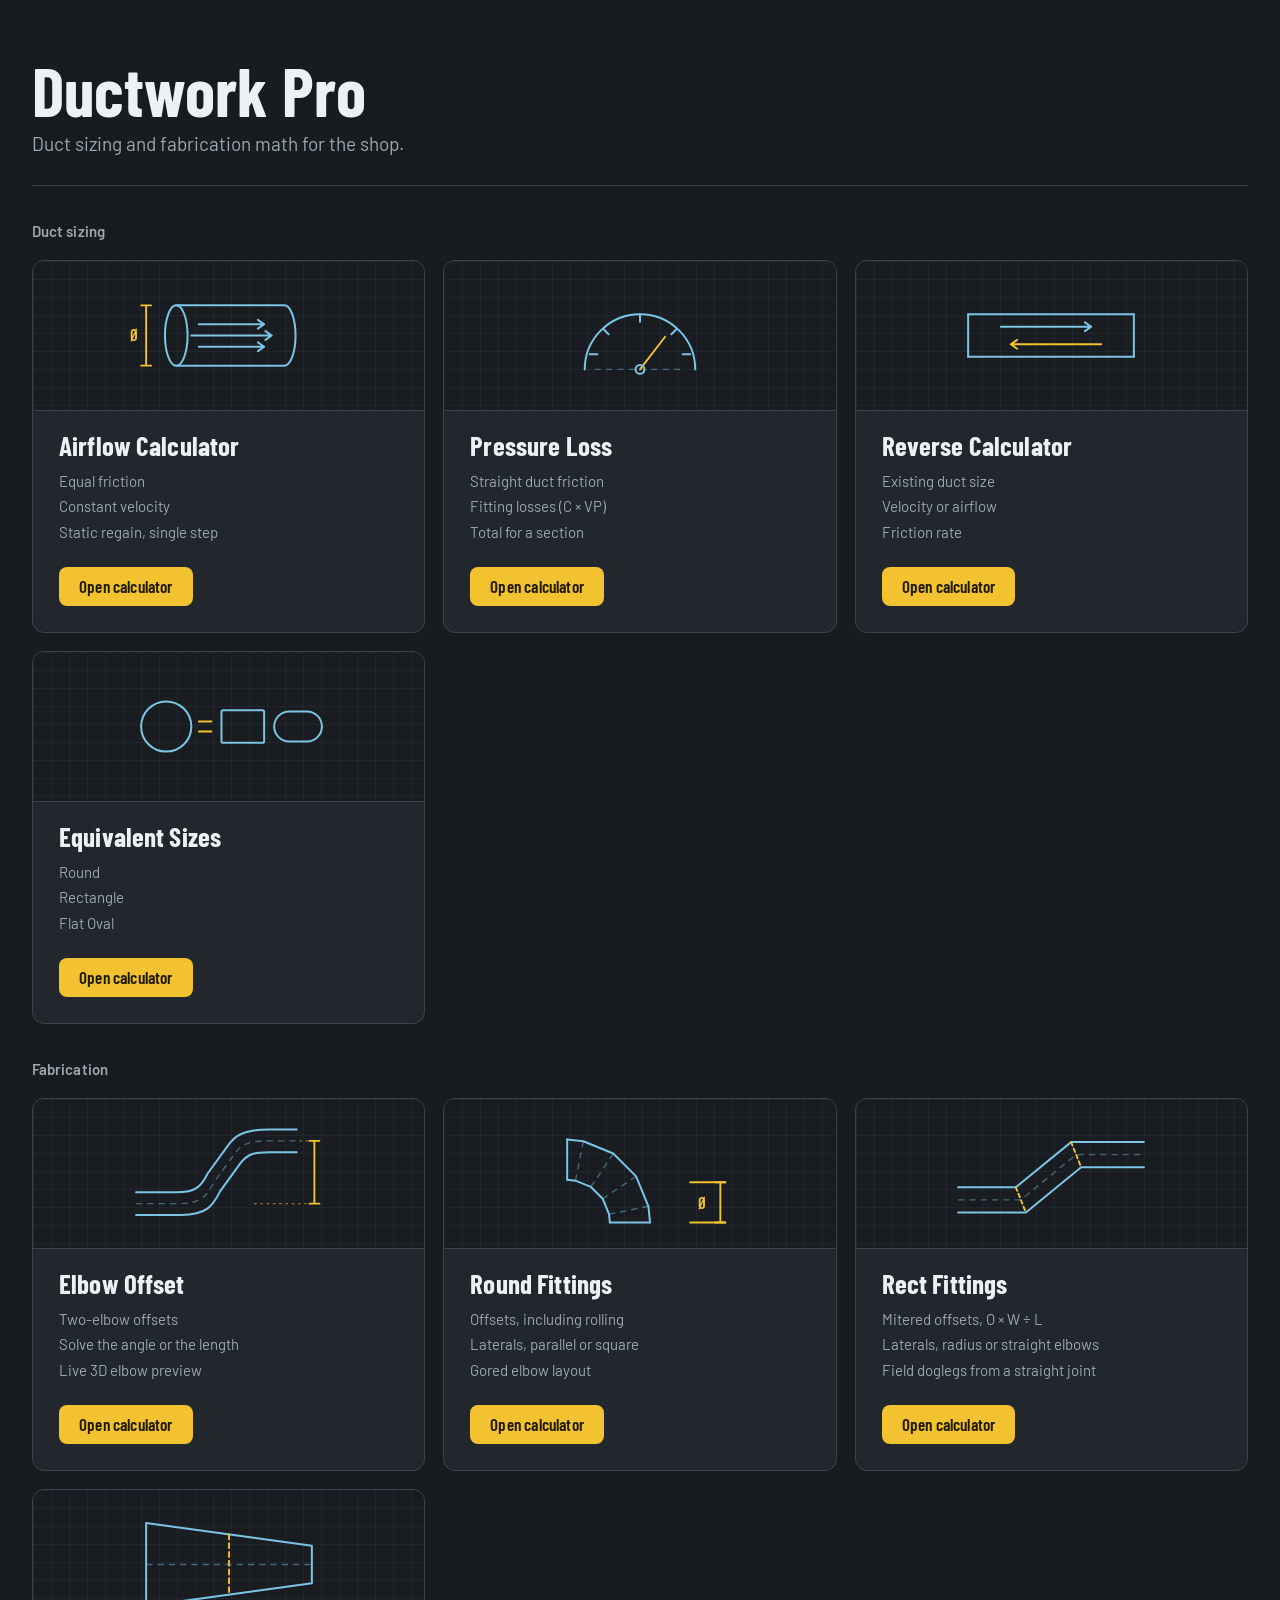
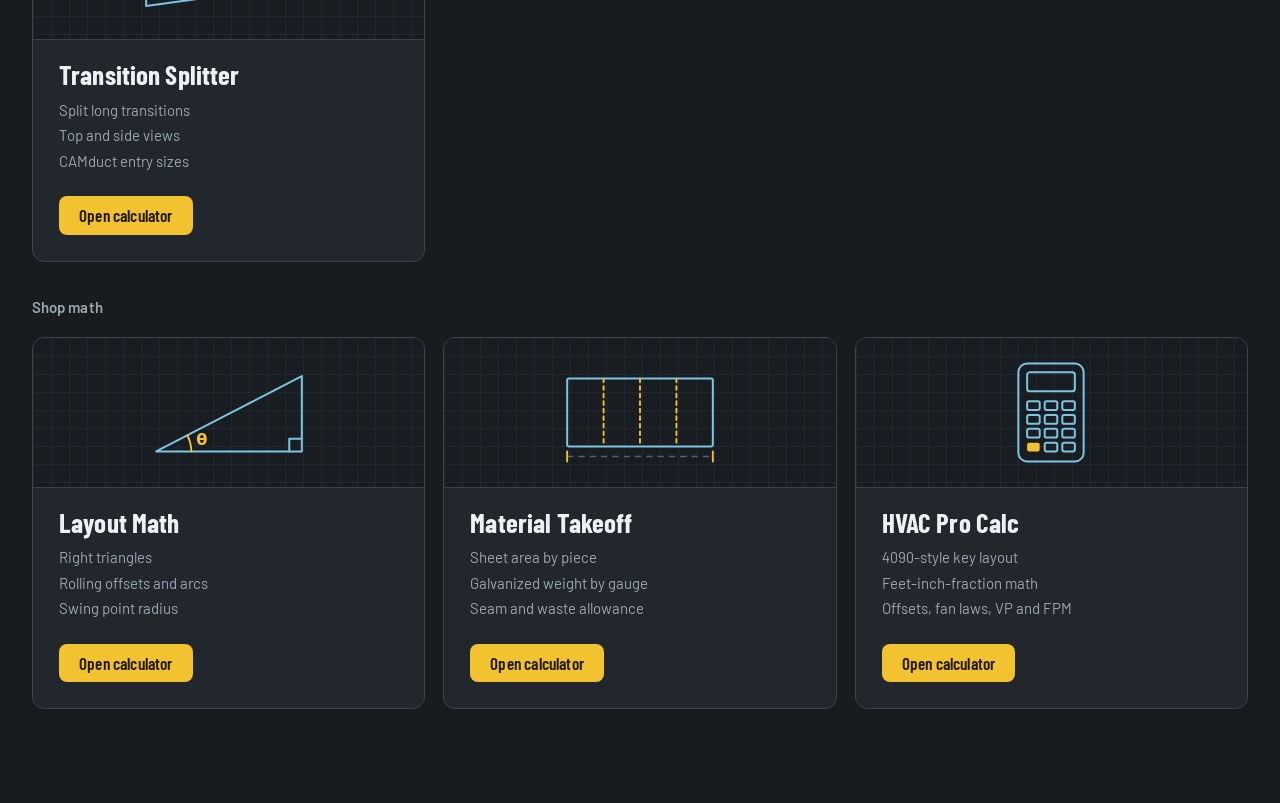
<file: index.html>
<!DOCTYPE html>
<html lang="en">

<head>

    <meta charset="UTF-8">
    <script>
        /* Hold the dashboard sketch until startup is done (navigation.js
           releases it); the timeout is a safety net. */
        document.documentElement.classList.add("anim-wait");
        setTimeout(function () { document.documentElement.classList.remove("anim-wait"); }, 1500);
    </script>
    <meta name="viewport" content="width=device-width, initial-scale=1.0">

    <meta name="color-scheme" content="dark">
    <meta name="supported-color-schemes" content="dark">

    <title>Ductwork Pro</title>

    <meta name="theme-color" content="#181c1f">
    <meta name="description" content="Duct sizing and fabrication math for the shop.">
    <link rel="manifest" href="manifest.webmanifest">
    <link rel="icon" type="image/png" sizes="192x192" href="icons/icon-192.png">
    <link rel="apple-touch-icon" href="icons/apple-touch-icon.png">

    <link rel="stylesheet" href="style.css?v=20260812-6">

    <link rel="stylesheet" href="offsetiso.css?v=20260812-6">

    <link rel="preconnect" href="https://fonts.googleapis.com">
    <link rel="preconnect" href="https://fonts.gstatic.com" crossorigin>
    <link rel="stylesheet" href="https://fonts.googleapis.com/css2?family=Barlow:wght@400;500;600&family=Barlow+Condensed:wght@500;600;700&display=swap">

    <link rel="stylesheet" href="theme.css?v=20261124-1">

</head>

<body>

<!-- ===================================================
     DASHBOARD
=================================================== -->

<div id="dashboard" class="page active">

    <header class="hero">

        <h1>Ductwork Pro</h1>

        <p>Duct sizing and fabrication math for the shop.</p>

    </header>

    <main class="dashboard">

        <h2>Duct sizing</h2>

        <div class="tool-grid">

<div class="tool-card" id="openAirflow">

                <div class="tool-icon"><svg class="tool-drawing" viewBox="0 0 160 90" aria-hidden="true"><ellipse class="ln" pathLength="1" cx="38" cy="45" rx="9" ry="24"/><path class="ln" pathLength="1" d="M38 21H124M38 69H124M124 21a9 24 0 0 1 0 48"/><path class="ln" pathLength="1" d="M56 36H108M103 32.5L108 36L103 39.5"/><path class="ln" pathLength="1" d="M50 45H114M109 41.5L114 45L109 48.5"/><path class="ln" pathLength="1" d="M56 54H108M103 50.5L108 54L103 57.5"/><path class="dm" d="M14 21v48M10 21h8M10 69h8"/><text class="dm-t" x="1" y="49">Ø</text></svg></div>

                <h3>Airflow Calculator</h3>

                <p>

                    Equal friction<br>
                    Constant velocity<br>
                    Static regain, single step

                </p>

                <button>

                    Open calculator

                </button>

            </div>

<div class="tool-card" data-nav-target="pressureWorkspace">

    <div class="tool-icon"><svg class="tool-drawing" viewBox="0 0 160 90" aria-hidden="true"><path class="ln" pathLength="1" d="M36 72a44 44 0 1 1 88 0"/><path class="hd" d="M44 72h72"/><path class="ln" pathLength="1" d="M80 28v6M51 40l4 4M109 40l-4 4M40 60h6M120 60h-6"/><path class="dm" d="M80 72l20-26"/><circle class="ln" pathLength="1" cx="80" cy="72" r="3.5"/></svg></div>

    <h3>Pressure Loss</h3>

    <p>
        Straight duct friction<br>Fitting losses (C × VP)<br>Total for a section
    </p>

    <button type="button">Open calculator</button>

</div>

<div class="tool-card" data-nav-target="reverseWorkspace">

    <div class="tool-icon"><svg class="tool-drawing" viewBox="0 0 160 90" aria-hidden="true"><path class="ln" pathLength="1" d="M14 28H146M14 62H146"/><path class="ln" pathLength="1" d="M14 28v34M146 28v34"/><path class="ln" pathLength="1" d="M40 38H112M107 34.5L112 38L107 41.5"/><path class="dm" d="M120 52H48M53 48.5L48 52L53 55.5"/></svg></div>

    <h3>Reverse Calculator</h3>

    <p>
        Existing duct size<br>Velocity or airflow<br>Friction rate
    </p>

    <button type="button">Open calculator</button>

</div>

<div class="tool-card" id="openEquivalent">

    <div class="tool-icon"><svg class="tool-drawing" viewBox="0 0 160 90" aria-hidden="true"><circle class="ln" pathLength="1" cx="30" cy="45" r="20"/><path class="dm" d="M56 41h10M56 49h10"/><rect class="ln" pathLength="1" x="74" y="32" width="34" height="26" rx="1.5"/><rect class="ln" pathLength="1" x="116" y="33" width="38" height="24" rx="12"/></svg></div>

    <h3>Equivalent Sizes</h3>

    <p>

        Round<br>
        Rectangle<br>
        Flat Oval

    </p>

    <button>

        Open calculator

    </button>

</div>

        </div>

        <h2>Fabrication</h2>

        <div class="tool-grid">

<div class="tool-card" id="openSheetMetal">

    <div class="tool-icon"><svg class="tool-drawing" viewBox="0 0 160 90" aria-hidden="true"><path class="ln" pathLength="1" d="M6 60H38C54 60 58 55 63 45L79 23C85 14 93 10 112 10H134"/><path class="ln" pathLength="1" d="M6 78H42C62 78 67 71 73 59L89 37C95 29 101 28 112 28H134"/><path class="hd" d="M6 69H40C58 69 62 63 68 52L84 30C90 21 97 19 112 19H134"/><path class="dm" d="M148 19v50M144 19h8M144 69h8"/><path class="ext" d="M136 19h16M100 69h52"/></svg></div>

    <h3>Elbow Offset</h3>

    <p>

        Two-elbow offsets<br>
        Solve the angle or the length<br>
        Live 3D elbow preview

    </p>

    <button>

        Open calculator

    </button>

</div>

<div class="tool-card" data-nav-target="roundWorkspace">

    <div class="tool-icon"><svg class="tool-drawing" viewBox="0 0 160 90" aria-hidden="true"><path class="ln" pathLength="1" d="M22.0 18.0 L34.9 19.3 L58.7 29.1 L76.9 47.3 L86.7 71.1 L88.0 84.0"/><path class="ln" pathLength="1" d="M22.0 50.0 L28.6 50.7 L40.9 55.7 L50.3 65.1 L55.3 77.4 L56.0 84.0"/><path class="hd" d="M34.9 19.3L28.6 50.7M58.7 29.1L40.9 55.7M76.9 47.3L50.3 65.1M86.7 71.1L55.3 77.4"/><path class="ln" pathLength="1" d="M88.0 84L56.0 84M22 18L22 50"/><path class="dm" d="M120 84h28M120 52h28"/><path class="dm" d="M144 52v32M140 52h8M140 84h8"/><text class="dm-t" x="126" y="73">Ø</text></svg></div>

    <h3>Round Fittings</h3>

    <p>
        Offsets, including rolling<br>Laterals, parallel or square<br>Gored elbow layout
    </p>

    <button type="button">Open calculator</button>

</div>

<div class="tool-card" data-nav-target="rectWorkspace">

    <div class="tool-icon"><svg class="tool-drawing" viewBox="0 0 160 90" aria-hidden="true"><path class="ln" pathLength="1" d="M6 56H52L96 20H154"/><path class="ln" pathLength="1" d="M6 76H60L104 40H154"/><path class="dm" d="M52 56L60 76M96 20L104 40" stroke-dasharray="3 2.5"/><path class="hd" d="M6 66H56L100 30H154"/></svg></div>

    <h3>Rect Fittings</h3>

    <p>
        Mitered offsets, O × W ÷ L<br>Laterals, radius or straight elbows<br>Field doglegs from a straight joint
    </p>

    <button type="button">Open calculator</button>

</div>

<div class="tool-card" id="openTransitionSplitter">

    <div class="tool-icon"><svg class="tool-drawing" viewBox="0 0 160 90" aria-hidden="true"><path class="ln" pathLength="1" d="M14 12V78L146 60V30Z"/><path class="dm" d="M80 21V69" stroke-dasharray="4 3"/><path class="hd" d="M14 45H146"/></svg></div>

    <h3>Transition Splitter</h3>

    <p>
        Split long transitions<br>
        Top and side views<br>
        CAMduct entry sizes
    </p>

    <button>Open calculator</button>

</div>

        </div>

        <h2>Shop math</h2>

        <div class="tool-grid">

<div class="tool-card" data-nav-target="mathWorkspace">

    <div class="tool-icon"><svg class="tool-drawing" viewBox="0 0 160 90" aria-hidden="true"><path class="ln" pathLength="1" d="M22 76H138V16Z"/><path class="ln" pathLength="1" d="M128 76V66H138"/><path class="dm" d="M50 76A28 28 0 0 0 47 63.5"/><text class="dm-t" x="54" y="71">θ</text></svg></div>

    <h3>Layout Math</h3>

    <p>
        Right triangles<br>Rolling offsets and arcs<br>Swing point radius
    </p>

    <button type="button">Open calculator</button>

</div>

<div class="tool-card" data-nav-target="takeoffWorkspace">

    <div class="tool-icon"><svg class="tool-drawing" viewBox="0 0 160 90" aria-hidden="true"><rect class="ln" pathLength="1" x="22" y="18" width="116" height="54" rx="1.5"/><path class="dm" d="M51 18V72M80 18V72M109 18V72" stroke-dasharray="3 3"/><path class="hd" d="M22 80H138"/><path class="dm" d="M22 84v-8M138 84v-8"/></svg></div>

    <h3>Material Takeoff</h3>

    <p>
        Sheet area by piece<br>Galvanized weight by gauge<br>Seam and waste allowance
    </p>

    <button type="button">Open calculator</button>

</div>

<div class="tool-card" id="openProCalc">

    <div class="tool-icon"><svg class="tool-drawing" viewBox="0 0 160 90" aria-hidden="true"><rect class="ln" pathLength="1" x="54" y="6" width="52" height="78" rx="7"/><rect class="ln" pathLength="1" x="61" y="13" width="38" height="15" rx="2"/><rect class="ln" pathLength="1" x="61" y="36" width="10" height="7" rx="1.5"/><rect class="ln" pathLength="1" x="75" y="36" width="10" height="7" rx="1.5"/><rect class="ln" pathLength="1" x="89" y="36" width="10" height="7" rx="1.5"/><rect class="ln" pathLength="1" x="61" y="47" width="10" height="7" rx="1.5"/><rect class="ln" pathLength="1" x="75" y="47" width="10" height="7" rx="1.5"/><rect class="ln" pathLength="1" x="89" y="47" width="10" height="7" rx="1.5"/><rect class="ln" pathLength="1" x="61" y="58" width="10" height="7" rx="1.5"/><rect class="ln" pathLength="1" x="75" y="58" width="10" height="7" rx="1.5"/><rect class="ln" pathLength="1" x="89" y="58" width="10" height="7" rx="1.5"/><rect class="dm-f" x="61" y="69" width="10" height="7" rx="1.5"/><rect class="ln" pathLength="1" x="75" y="69" width="10" height="7" rx="1.5"/><rect class="ln" pathLength="1" x="89" y="69" width="10" height="7" rx="1.5"/></svg></div>

    <h3>HVAC Pro Calc</h3>

    <p>
        4090-style key layout<br>
        Feet-inch-fraction math<br>
        Offsets, fan laws, VP and FPM
    </p>

    <button>Open calculator</button>

</div>

        </div>

    </main>

</div>

<!-- ===================================================
     AIRFLOW WORKSPACE
=================================================== -->

<div id="airflowWorkspace" class="workspace">

    <button
    id="mobileMenuBtn"
    class="mobile-menu-btn"
    type="button">

    ☰

</button>

<div
    id="mobileOverlay"
    class="mobile-overlay">

</div>

    <!-- Sidebar -->

    <aside class="sidebar">
        <div class="sidebar-top">

            <button id="toggleSidebar" class="toggle-btn">

                ☰

            </button>

            <h2>Ductwork Pro</h2>

        </div>
        <button id="goHome">

    <span class="icon"><svg class="nav-glyph" viewBox="0 0 24 24" aria-hidden="true"><rect x="3.5" y="3.5" width="7" height="7" rx="1"/><rect x="13.5" y="3.5" width="7" height="7" rx="1"/><rect x="3.5" y="13.5" width="7" height="7" rx="1"/><rect x="13.5" y="13.5" width="7" height="7" rx="1"/></svg></span>

    <span class="text">Dashboard</span>

</button>
        <hr>
        <button class="active">

    <span class="icon"><svg class="nav-glyph" viewBox="0 0 24 24" aria-hidden="true"><path d="M3 8.5h10.5a2.75 2.75 0 1 0-2.75-2.75"/><path d="M3 12.5h15a3 3 0 1 1-3 3"/><path d="M3 16.5h6"/></svg></span>

    <span class="text">Airflow</span>

</button>
        <button data-nav-target="pressureWorkspace" type="button"><span class="icon"><svg class="nav-glyph" viewBox="0 0 24 24" aria-hidden="true"><path d="M4.2 17a8.5 8.5 0 1 1 15.6 0"/><path d="M12 14l4-4.6"/><circle cx="12" cy="14.2" r="1.2"/></svg></span><span class="text">Pressure Loss</span></button>
        <button data-nav-target="reverseWorkspace" type="button"><span class="icon"><svg class="nav-glyph" viewBox="0 0 24 24" aria-hidden="true"><path d="M19.5 10A8 8 0 0 0 5.6 6.4"/><path d="M4.5 14a8 8 0 0 0 13.9 3.6"/><path d="M5 2.8v3.9h3.9M19 21.2v-3.9h-3.9"/></svg></span><span class="text">Reverse Calculator</span></button>
        <button id="airflowOpenEquivalent">

    <span class="icon"><svg class="nav-glyph" viewBox="0 0 24 24" aria-hidden="true"><circle cx="7" cy="12" r="4.3"/><rect x="13" y="7.7" width="8" height="8.6" rx="1"/></svg></span>

    <span class="text">Equivalent Sizes</span>

</button>
        <hr>
        <button id="airflowOpenSheetMetal">

    <span class="icon"><svg class="nav-glyph" viewBox="0 0 24 24" aria-hidden="true"><path d="M2.5 19h4.5c2.2 0 3.4-1.1 4-3.3l1.9-7.4c.6-2.2 1.8-3.3 4-3.3h4.6"/><path d="M2.5 16.5v5M21.5 2.5v5"/></svg></span>

    <span class="text">Elbow Offset</span>

</button>
        <button data-nav-target="roundWorkspace" type="button"><span class="icon"><svg class="nav-glyph" viewBox="0 0 24 24" aria-hidden="true"><path d="M3 21v-9a9 9 0 0 1 9-9h9"/><path d="M9 21v-9a3 3 0 0 1 3-3h9"/><path d="M5.6 5.6l4.3 4.3"/></svg></span><span class="text">Round Fittings</span></button>
        <button data-nav-target="rectWorkspace" type="button"><span class="icon"><svg class="nav-glyph" viewBox="0 0 24 24" aria-hidden="true"><path d="M2 14h6l7-7h7"/><path d="M2 19.5h8.3l7-7H22"/></svg></span><span class="text">Rect Fittings</span></button>
        <button id="airflowOpenTransitionSplitter">
    <span class="icon"><svg class="nav-glyph" viewBox="0 0 24 24" aria-hidden="true"><path d="M3.5 4.5v15l17-4.5v-6z"/><path d="M12 6.8v10.4" stroke-dasharray="2 2.2"/></svg></span>
    <span class="text">Transition Splitter</span>
</button>
        <hr>
        <button data-nav-target="mathWorkspace" type="button"><span class="icon"><svg class="nav-glyph" viewBox="0 0 24 24" aria-hidden="true"><path d="M3.5 20h17V5z"/><path d="M17 20v-3.5h3.5"/></svg></span><span class="text">Layout Math</span></button>
        <button data-nav-target="takeoffWorkspace" type="button"><span class="icon"><svg class="nav-glyph" viewBox="0 0 24 24" aria-hidden="true"><rect x="3.5" y="5" width="17" height="14" rx="1"/><path d="M8 5v14M12.5 5v14M16 5v14" stroke-dasharray="2 2"/></svg></span><span class="text">Material Takeoff</span></button>
        <button data-open-procalc type="button"><span class="icon"><svg class="nav-glyph" viewBox="0 0 24 24" aria-hidden="true"><rect x="5" y="2.5" width="14" height="19" rx="2"/><rect x="7.5" y="5" width="9" height="4" rx=".6"/><path class="dots" d="M8.7 12.6h.01M12 12.6h.01M15.3 12.6h.01M8.7 15.9h.01M12 15.9h.01M15.3 15.9h.01M8.7 19h.01M12 19h.01M15.3 19h.01"/></svg></span><span class="text">HVAC Pro Calc</span></button>
        <hr>
        <button disabled>

    <span class="icon"><svg class="nav-glyph" viewBox="0 0 24 24" aria-hidden="true"><path d="M4 7h9M17 7h3M4 17h3M11 17h9"/><circle cx="15" cy="7" r="2"/><circle cx="9" cy="17" r="2"/></svg></span>

    <span class="text">Settings</span>

</button>
    </aside>

    <!-- Main Content -->

    <section class="content">

        <header>

            <h1>Airflow Calculator</h1>

            <p>

                Size round, rectangular and flat oval duct from airflow.

            </p>

        </header>

        <div class="af-top">
        <div class="seg af-mode" role="tablist" aria-label="How to size"><button type="button" role="tab" data-afmode="calc" class="is-on" aria-selected="true">Calculator</button><button type="button" role="tab" data-afmode="wheel" aria-selected="false">Manual wheel</button></div>
        <label class="af-step" for="rectStepSize"><span>Rectangular &amp; flat oval sizes in</span>
            <select id="rectStepSize"><option value="2" selected>2" steps</option><option value="1">1" steps</option></select></label>
        </div>

        <div id="afWheel" class="wheel-wrap" hidden>
            <div class="panel wheel-panel">
                <svg id="wheelSvg" class="wheel-svg" viewBox="0 0 760 880" tabindex="0" role="img" aria-label="Air duct calculator wheel. Drag the white disc to turn it. Arrow keys turn the disc."></svg>
            </div>
            <div class="panel wheel-side">
                <h3>Using the wheel</h3>
                <label class="wheel-round" for="whRoundInput"><span>Round size</span>
                    <input id="whRoundInput" type="text" inputmode="decimal" value="12" aria-describedby="whRoundHelp"><em>in.</em></label>
                <p class="kv-text wheel-note" id="whRoundHelp">Type a round size and the disc turns to it, or drag the white disc. It clicks at every 1/2".</p>
                <ol class="wheel-steps">
                    <li><b>Line up</b> your airflow (outer blue) with your friction rate (blue edge of the disc).</li>
                    <li><b>Round size:</b> read it at the arrow in the window on the left (and in the box above).</li>
                    <li><b>Velocity:</b> find your airflow on the outer orange scale; the velocity is on the disc's orange edge beside it.</li>
                    <li><b>Rectangular:</b> find the short side on the outer green; the long side is right beside it on the disc's green edge. The numbers are printed, like a real wheel.</li>
                </ol>
                <div class="wheel-opts">
                    <label class="check-row" for="whHair"><input id="whHair" type="checkbox"><span>Show reading line</span></label>
                    <label class="check-row" for="whClick"><input id="whClick" type="checkbox" checked><span>Click sound</span></label>
                </div>
                <p class="kv-text wheel-note">The reading line is a red hairline you can drag across the scales to read them exactly, like the cursor on a slide rule. A printed wheel doesn't have one, so it's off unless you want it.</p>
                <div class="kv-list wheel-read">
                    <div class="kv-row kv-sizes"><span>Rectangular equals<em>same friction as the round size</em></span><strong id="whRect">—</strong></div>
                    <h4 class="kv-head wh-hair-row" hidden>Under the reading line</h4>
                    <div class="kv-row wh-hair-row" hidden><span>Airflow<em>outer blue</em></span><strong id="whQBlue">—</strong></div>
                    <div class="kv-row wh-hair-row" hidden><span>Friction rate<em>disc, in. w.g. per 100 ft</em></span><strong id="whFr">—</strong></div>
                    <div class="kv-row wh-hair-row" hidden><span>Airflow<em>outer orange</em></span><strong id="whQOr">—</strong></div>
                    <div class="kv-row wh-hair-row" hidden><span>Velocity<em>disc, orange edge</em></span><strong id="whVel">—</strong></div>
                </div>
                <button type="button" class="wheel-btn" id="whFromInputs">Line up with my airflow and friction</button>
                <p class="kv-text">Same friction chart as the calculator. Arrow keys turn the disc; hold Shift for bigger steps.</p>
            </div>
        </div>

        <div class="calculator">

            <!-- =======================
                 INPUTS
            ======================== -->

            <div class="panel">

                <h3>Inputs</h3>

                <label for="cfmInput">

                    Airflow (CFM)

                </label>

                <input
                    id="cfmInput"
                    type="number"
                    placeholder="2000"
                    value="2000">

                <label for="methodSelect">

                    Calculation Method

                </label>

                <select id="methodSelect">

                    <option value="constantVelocity" selected>

                        Constant Velocity

                    </option>

                    <option value="equalFriction">

                        Equal Friction

                    </option>

                    <option value="staticRegain">

                        Static Regain — Single Step

                    </option>

                </select>

                <!-- Constant Velocity -->

                <div id="velocityGroup">

                    <label for="velocityInput">

                        Velocity (FPM)

                    </label>

                    <input
                        id="velocityInput"
                        type="number"
                        value="1200">

                </div>

                <!-- Equal Friction -->

                <div id="frictionGroup" style="display:none;">

                    <label for="frictionInput">

                        Friction Rate (in. w.g./100 ft)

                    </label>

                    <input
                        id="frictionInput"
                        type="number"
                        min="0.001"
                        step="0.01"
                        value="0.08">

                    <p class="input-help">
                        Sizes duct so the selected standard round does not
                        exceed the target friction rate.
                    </p>

                </div>

                <!-- Static Regain -->

                <div id="staticRegainGroup" style="display:none;">

                    <label for="enteringVelocityInput">

                        Entering Velocity (FPM)

                    </label>

                    <input
                        id="enteringVelocityInput"
                        type="number"
                        min="1"
                        step="25"
                        value="1800">

                    <label for="staticRegainInput">

                        Desired Static Regain (in. w.g.)

                    </label>

                    <input
                        id="staticRegainInput"
                        type="number"
                        min="0.001"
                        step="0.01"
                        value="0.05">

                    <label for="regainEfficiencyInput">

                        Recovery Factor (%)

                    </label>

                    <input
                        id="regainEfficiencyInput"
                        type="number"
                        min="70"
                        max="90"
                        step="1"
                        value="75">

                    <p class="input-help">
                        Single-step sizing at standard-air density. Recovery
                        factor is limited to 70–90%; 75% is the default. Final
                        systems should still be checked section by section.
                    </p>

                </div>

            </div>

            <!-- =======================
                 RESULTS
            ======================== -->

            <div class="panel">

                <h3>Results</h3>

                <div id="results" class="results">

                    Results update automatically as you type.

                </div>

            </div>

        </div>

    </section>

</div>

<!-- ===================================================
     EQUIVALENT SIZES WORKSPACE
=================================================== -->

<div id="equivalentWorkspace" class="workspace">

    <!-- Mobile Menu Button -->

    <button
        id="equivalentMobileMenuBtn"
        class="mobile-menu-btn"
        type="button">

        ☰

    </button>

    <div
        id="equivalentMobileOverlay"
        class="mobile-overlay">

    </div>

    <!-- Sidebar -->

    <aside class="sidebar equivalent-sidebar">
        <div class="sidebar-top">

            <button
                id="toggleEquivalentSidebar"
                class="toggle-btn"
                type="button">

                ☰

            </button>

            <h2>Ductwork Pro</h2>

        </div>
        <button id="equivalentGoHome">

            <span class="icon"><svg class="nav-glyph" viewBox="0 0 24 24" aria-hidden="true"><rect x="3.5" y="3.5" width="7" height="7" rx="1"/><rect x="13.5" y="3.5" width="7" height="7" rx="1"/><rect x="3.5" y="13.5" width="7" height="7" rx="1"/><rect x="13.5" y="13.5" width="7" height="7" rx="1"/></svg></span>

            <span class="text">Dashboard</span>

        </button>
        <hr>
        <button id="equivalentOpenAirflow">

            <span class="icon"><svg class="nav-glyph" viewBox="0 0 24 24" aria-hidden="true"><path d="M3 8.5h10.5a2.75 2.75 0 1 0-2.75-2.75"/><path d="M3 12.5h15a3 3 0 1 1-3 3"/><path d="M3 16.5h6"/></svg></span>

            <span class="text">Airflow</span>

        </button>
        <button data-nav-target="pressureWorkspace" type="button"><span class="icon"><svg class="nav-glyph" viewBox="0 0 24 24" aria-hidden="true"><path d="M4.2 17a8.5 8.5 0 1 1 15.6 0"/><path d="M12 14l4-4.6"/><circle cx="12" cy="14.2" r="1.2"/></svg></span><span class="text">Pressure Loss</span></button>
        <button data-nav-target="reverseWorkspace" type="button"><span class="icon"><svg class="nav-glyph" viewBox="0 0 24 24" aria-hidden="true"><path d="M19.5 10A8 8 0 0 0 5.6 6.4"/><path d="M4.5 14a8 8 0 0 0 13.9 3.6"/><path d="M5 2.8v3.9h3.9M19 21.2v-3.9h-3.9"/></svg></span><span class="text">Reverse Calculator</span></button>
        <button class="active">

            <span class="icon"><svg class="nav-glyph" viewBox="0 0 24 24" aria-hidden="true"><circle cx="7" cy="12" r="4.3"/><rect x="13" y="7.7" width="8" height="8.6" rx="1"/></svg></span>

            <span class="text">Equivalent Sizes</span>

        </button>
        <hr>
        <button id="equivalentOpenSheetMetal">

        <span class="icon"><svg class="nav-glyph" viewBox="0 0 24 24" aria-hidden="true"><path d="M2.5 19h4.5c2.2 0 3.4-1.1 4-3.3l1.9-7.4c.6-2.2 1.8-3.3 4-3.3h4.6"/><path d="M2.5 16.5v5M21.5 2.5v5"/></svg></span>

        <span class="text">Elbow Offset</span>

        </button>
        <button data-nav-target="roundWorkspace" type="button"><span class="icon"><svg class="nav-glyph" viewBox="0 0 24 24" aria-hidden="true"><path d="M3 21v-9a9 9 0 0 1 9-9h9"/><path d="M9 21v-9a3 3 0 0 1 3-3h9"/><path d="M5.6 5.6l4.3 4.3"/></svg></span><span class="text">Round Fittings</span></button>
        <button data-nav-target="rectWorkspace" type="button"><span class="icon"><svg class="nav-glyph" viewBox="0 0 24 24" aria-hidden="true"><path d="M2 14h6l7-7h7"/><path d="M2 19.5h8.3l7-7H22"/></svg></span><span class="text">Rect Fittings</span></button>
        <button id="equivalentOpenTransitionSplitter">
            <span class="icon"><svg class="nav-glyph" viewBox="0 0 24 24" aria-hidden="true"><path d="M3.5 4.5v15l17-4.5v-6z"/><path d="M12 6.8v10.4" stroke-dasharray="2 2.2"/></svg></span>
            <span class="text">Transition Splitter</span>
        </button>
        <hr>
        <button data-nav-target="mathWorkspace" type="button"><span class="icon"><svg class="nav-glyph" viewBox="0 0 24 24" aria-hidden="true"><path d="M3.5 20h17V5z"/><path d="M17 20v-3.5h3.5"/></svg></span><span class="text">Layout Math</span></button>
        <button data-nav-target="takeoffWorkspace" type="button"><span class="icon"><svg class="nav-glyph" viewBox="0 0 24 24" aria-hidden="true"><rect x="3.5" y="5" width="17" height="14" rx="1"/><path d="M8 5v14M12.5 5v14M16 5v14" stroke-dasharray="2 2"/></svg></span><span class="text">Material Takeoff</span></button>
        <button data-open-procalc type="button"><span class="icon"><svg class="nav-glyph" viewBox="0 0 24 24" aria-hidden="true"><rect x="5" y="2.5" width="14" height="19" rx="2"/><rect x="7.5" y="5" width="9" height="4" rx=".6"/><path class="dots" d="M8.7 12.6h.01M12 12.6h.01M15.3 12.6h.01M8.7 15.9h.01M12 15.9h.01M15.3 15.9h.01M8.7 19h.01M12 19h.01M15.3 19h.01"/></svg></span><span class="text">HVAC Pro Calc</span></button>
        <hr>
        <button disabled>

            <span class="icon"><svg class="nav-glyph" viewBox="0 0 24 24" aria-hidden="true"><path d="M4 7h9M17 7h3M4 17h3M11 17h9"/><circle cx="15" cy="7" r="2"/><circle cx="9" cy="17" r="2"/></svg></span>

            <span class="text">Settings</span>

        </button>
    </aside>

    <!-- Main Content -->

    <section class="content">

        <header>

            <h1>Equivalent Sizes</h1>

            <p>

                Convert round duct to rectangle and flat oval sizes

            </p>

        </header>

        <div class="calculator">

            <!-- Inputs -->

            <div class="panel">

                <h3>Known Duct</h3>

                <label for="equivalentShape">

    Known Shape

</label>

<select id="equivalentShape">

    <option value="round" selected>

        Round

    </option>

    <option value="rectangle">

        Rectangle

    </option>

    <option value="flatOval">

        Flat Oval

    </option>

</select>

<!-- =========================
     ROUND INPUT
========================= -->

<div id="equivalentRoundGroup">

    <label for="equivalentRoundInput">

        Round Diameter (inches)

    </label>

    <input
        id="equivalentRoundInput"
        type="number"
        min="1"
        step="0.01"
        value="12"
        placeholder="12">

</div>

<!-- =========================
     RECTANGLE INPUTS
========================= -->

<div
    id="equivalentRectangleGroup"
    style="display:none;">

    <label for="equivalentRectangleWidth">

        Rectangle Width (inches)

    </label>

    <input
        id="equivalentRectangleWidth"
        type="number"
        min="1"
        step="0.01"
        value="24"
        placeholder="24">

    <label for="equivalentRectangleHeight">

        Rectangle Height (inches)

    </label>

    <input
        id="equivalentRectangleHeight"
        type="number"
        min="1"
        step="0.01"
        value="14"
        placeholder="14">

</div>

<!-- =========================
     FLAT OVAL INPUTS
========================= -->

<div
    id="equivalentOvalGroup"
    style="display:none;">

    <label for="equivalentOvalWidth">

        Flat Oval Width (inches)

    </label>

    <input
        id="equivalentOvalWidth"
        type="number"
        min="1"
        step="0.01"
        value="36"
        placeholder="36">

    <label for="equivalentOvalHeight">

        Flat Oval Height (inches)

    </label>

    <input
        id="equivalentOvalHeight"
        type="number"
        min="1"
        step="0.01"
        value="10"
        placeholder="10">

</div>

                <div class="equivalent-source-details">

    <h4>Source Details</h4>

    <div class="equivalent-source-summary">

        <span>Source Duct</span>

        <strong id="equivalentSourceSize">

            12" Round

        </strong>

    </div>

    <div class="equivalent-source-summary">

        <span>Target Area</span>

        <strong id="equivalentSourceArea">

            0.785 ft²

        </strong>

    </div>

</div>

            </div>

            <!-- Results -->

            <div class="panel">

                <h3>Equivalent Options</h3>

                <div id="equivalentResults">

                    <div class="options-grid equivalent-options-grid">

                        <!-- Rectangle Results -->

                        <div class="options-card">

                            <h3 id="equivalentResultOneTitle">

                                ▭ Rectangle

                            </h3>

                            <table class="options-table">

                                <thead>

                                 <tr>

    <th>Size</th>

    <th>Friction Match</th>

    <th>Area Match</th>

    <th>Area</th>

</tr>

                                </thead>

                                <tbody id="equivalentResultOneRows">

                                </tbody>

                            </table>

                        </div>

                        <!-- Flat Oval Results -->

                        <div class="options-card">

                            <h3 id="equivalentResultTwoTitle">

                                ⬭ Flat Oval

                            </h3>

                            <table class="options-table">

                                <thead>

                                    <tr>

    <th>Size</th>

    <th>Friction Match</th>

    <th>Area Match</th>

    <th>Area</th>

</tr>

                                </thead>

                                <tbody id="equivalentResultTwoRows">

                                </tbody>

                            </table>

                        </div>

                    </div>

                    <p class="options-legend">
                        Friction Match: <strong>+</strong> means more friction than the
                        source duct (smaller), <strong>−</strong> means less friction
                        (larger). Green is within 2%.
                    </p>

                </div>

            </div>

        </div>

    </section>

</div>

<!-- ===================================================
     SHEET METAL WORKSPACE
=================================================== -->

<div id="sheetMetalWorkspace" class="workspace">

    <button
        id="sheetMetalMobileMenuBtn"
        class="mobile-menu-btn"
        type="button">

        ☰

    </button>

    <div
        id="sheetMetalMobileOverlay"
        class="mobile-overlay">

    </div>

    <aside class="sidebar sheet-metal-sidebar">
        <div class="sidebar-top">

            <button
                id="toggleSheetMetalSidebar"
                class="toggle-btn"
                type="button">

                ☰

            </button>

            <h2>Ductwork Pro</h2>

        </div>
        <button id="sheetMetalGoHome" type="button">

            <span class="icon"><svg class="nav-glyph" viewBox="0 0 24 24" aria-hidden="true"><rect x="3.5" y="3.5" width="7" height="7" rx="1"/><rect x="13.5" y="3.5" width="7" height="7" rx="1"/><rect x="3.5" y="13.5" width="7" height="7" rx="1"/><rect x="13.5" y="13.5" width="7" height="7" rx="1"/></svg></span>

            <span class="text">Dashboard</span>

        </button>
        <hr>
        <button id="sheetMetalOpenAirflow" type="button">

            <span class="icon"><svg class="nav-glyph" viewBox="0 0 24 24" aria-hidden="true"><path d="M3 8.5h10.5a2.75 2.75 0 1 0-2.75-2.75"/><path d="M3 12.5h15a3 3 0 1 1-3 3"/><path d="M3 16.5h6"/></svg></span>

            <span class="text">Airflow</span>

        </button>
        <button data-nav-target="pressureWorkspace" type="button"><span class="icon"><svg class="nav-glyph" viewBox="0 0 24 24" aria-hidden="true"><path d="M4.2 17a8.5 8.5 0 1 1 15.6 0"/><path d="M12 14l4-4.6"/><circle cx="12" cy="14.2" r="1.2"/></svg></span><span class="text">Pressure Loss</span></button>
        <button data-nav-target="reverseWorkspace" type="button"><span class="icon"><svg class="nav-glyph" viewBox="0 0 24 24" aria-hidden="true"><path d="M19.5 10A8 8 0 0 0 5.6 6.4"/><path d="M4.5 14a8 8 0 0 0 13.9 3.6"/><path d="M5 2.8v3.9h3.9M19 21.2v-3.9h-3.9"/></svg></span><span class="text">Reverse Calculator</span></button>
        <button id="sheetMetalOpenEquivalent" type="button">

            <span class="icon"><svg class="nav-glyph" viewBox="0 0 24 24" aria-hidden="true"><circle cx="7" cy="12" r="4.3"/><rect x="13" y="7.7" width="8" height="8.6" rx="1"/></svg></span>

            <span class="text">Equivalent Sizes</span>

        </button>
        <hr>
        <button class="active" type="button">

            <span class="icon"><svg class="nav-glyph" viewBox="0 0 24 24" aria-hidden="true"><path d="M2.5 19h4.5c2.2 0 3.4-1.1 4-3.3l1.9-7.4c.6-2.2 1.8-3.3 4-3.3h4.6"/><path d="M2.5 16.5v5M21.5 2.5v5"/></svg></span>

            <span class="text">Elbow Offset</span>

        </button>
        <button data-nav-target="roundWorkspace" type="button"><span class="icon"><svg class="nav-glyph" viewBox="0 0 24 24" aria-hidden="true"><path d="M3 21v-9a9 9 0 0 1 9-9h9"/><path d="M9 21v-9a3 3 0 0 1 3-3h9"/><path d="M5.6 5.6l4.3 4.3"/></svg></span><span class="text">Round Fittings</span></button>
        <button data-nav-target="rectWorkspace" type="button"><span class="icon"><svg class="nav-glyph" viewBox="0 0 24 24" aria-hidden="true"><path d="M2 14h6l7-7h7"/><path d="M2 19.5h8.3l7-7H22"/></svg></span><span class="text">Rect Fittings</span></button>
        <button id="sheetMetalOpenTransitionSplitter" type="button">
            <span class="icon"><svg class="nav-glyph" viewBox="0 0 24 24" aria-hidden="true"><path d="M3.5 4.5v15l17-4.5v-6z"/><path d="M12 6.8v10.4" stroke-dasharray="2 2.2"/></svg></span>
            <span class="text">Transition Splitter</span>
        </button>
        <hr>
        <button data-nav-target="mathWorkspace" type="button"><span class="icon"><svg class="nav-glyph" viewBox="0 0 24 24" aria-hidden="true"><path d="M3.5 20h17V5z"/><path d="M17 20v-3.5h3.5"/></svg></span><span class="text">Layout Math</span></button>
        <button data-nav-target="takeoffWorkspace" type="button"><span class="icon"><svg class="nav-glyph" viewBox="0 0 24 24" aria-hidden="true"><rect x="3.5" y="5" width="17" height="14" rx="1"/><path d="M8 5v14M12.5 5v14M16 5v14" stroke-dasharray="2 2"/></svg></span><span class="text">Material Takeoff</span></button>
        <button data-open-procalc type="button"><span class="icon"><svg class="nav-glyph" viewBox="0 0 24 24" aria-hidden="true"><rect x="5" y="2.5" width="14" height="19" rx="2"/><rect x="7.5" y="5" width="9" height="4" rx=".6"/><path class="dots" d="M8.7 12.6h.01M12 12.6h.01M15.3 12.6h.01M8.7 15.9h.01M12 15.9h.01M15.3 15.9h.01M8.7 19h.01M12 19h.01M15.3 19h.01"/></svg></span><span class="text">HVAC Pro Calc</span></button>
        <hr>
        <button disabled>

            <span class="icon"><svg class="nav-glyph" viewBox="0 0 24 24" aria-hidden="true"><path d="M4 7h9M17 7h3M4 17h3M11 17h9"/><circle cx="15" cy="7" r="2"/><circle cx="9" cy="17" r="2"/></svg></span>

            <span class="text">Settings</span>

        </button>
    </aside>

    <section class="content">

        <header>

            <h1>Elbow Offset</h1>

            <p>Two matching elbows to clear an offset. Enter sizes as 46 1/4, 46-1/4 or 3' 10 1/4.</p>

        </header>

        <div class="calculator">

    <div class="panel">

        <h3>Offset Inputs</h3>

<label for="ductWidthInput">
    Width (Cheek)
</label>

<input
    id="ductWidthInput"
    type="text"
    inputmode="decimal"
    value="60">

<label for="ductDepthInput">
    Depth
</label>

<input
    id="ductDepthInput"
    type="text"
    inputmode="decimal"
    value="24">    

<label for="overallLengthInput">
    Overall Length
</label>

<input
    id="overallLengthInput"
    type="text"
    inputmode="decimal"
    value="69">

        <label for="offsetInput">
    Offset
</label>

<input
    id="offsetInput"
    type="text"
    inputmode="decimal"
    value="46 1/4">



        <label class="check-row" for="noStraightElbows">
            <input id="noStraightElbows" type="checkbox">
            <span>Elbows only, no straight</span>
        </label>

        <p id="noStraightHelp" class="input-help" hidden>
            Two identical elbows that meet with no straight between them.
            The CLR is worked out from the offset and length, so the CLR
            setting is not used.
        </p>

        <label for="clrMultiplier">

            CLR Multiplier

        </label>

        <select id="clrMultiplier">

    <option value="auto" selected>

        Auto CLR

    </option>

    <option value="1">

        1× CLR

    </option>

    <option value="1.5">

        1.5× CLR

    </option>

    <option value="2">

        2× CLR

    </option>

    <option value="custom">

        Custom CLR

    </option>

</select>

        <div
            id="customClrGroup"
            style="display:none;">

            <label for="customClrInput">

                Custom Centerline Radius

            </label>

            <input
                id="customClrInput"
                type="text"
                inputmode="decimal"
                placeholder="34">

        </div>

        <label for="offsetMode">

            Calculation Mode

        </label>

        <select id="offsetMode">

            <option value="solveAngle" selected>

                Solve Elbow Angle

            </option>

            <option value="knownAngle">

                Known Elbow Angle

            </option>

        </select>

<div id="snapAngleGroup">
    <label class="check-row" for="snapStandardAngle">
        <input id="snapStandardAngle" type="checkbox">
        <span>Snap to standard angle</span>
    </label>
    <p class="input-help snap-help">
        Rounds to the nearest of 11¼°, 15°, 22½°, 30°, 45° or 60° that fits.
        The offset stays the same and the overall length adjusts.
    </p>
</div>
        <div
            id="knownAngleGroup"
            style="display:none;">

            <label for="elbowAngleInput">

                Elbow Angle

            </label>

            <input
                id="elbowAngleInput"
                type="number"
                min="1"
                max="90"
                step="0.01"
                placeholder="45">

        </div>

        <button
            id="calculateOffsetBtn"
            hidden
            type="button">

            Calculate Offset

        </button>

    </div>

    <div class="panel">

    <h3>Offset Results</h3>

    <div id="offsetIsoContainer" class="offset-iso-container offset-view-host">
        <div class="live-view" id="offsetView">
            <div class="live-view-head">
                <h4>Live 3D view</h4>
                <button type="button" class="live-view-reset" data-view-reset>Reset view</button>
            </div>
            <svg class="fv-svg" tabindex="0" role="img" aria-label="3D view of the elbow offset. Drag or use the arrow keys to turn it."></svg>
            <p class="live-view-msg" hidden></p>
            <p class="live-view-caption" hidden></p>
            <p class="live-view-hint">Drag or use the arrow keys to turn the view.</p>
        </div>
    </div>
    <div
        id="offsetResults"
        class="results">

        Results update as you type.

    </div>



</div>

</div>

    </section>

</div>


<!-- ===================================================
     TRANSITION SPLITTER WORKSPACE
=================================================== -->

<div id="transitionWorkspace" class="workspace">

    <button id="transitionMobileMenuBtn" class="mobile-menu-btn" type="button">☰</button>
    <div id="transitionMobileOverlay" class="mobile-overlay"></div>

    <aside class="sidebar transition-sidebar">
        <div class="sidebar-top">
            <button id="toggleTransitionSidebar" class="toggle-btn" type="button">☰</button>
            <h2>Ductwork Pro</h2>
        </div>
        <button id="transitionGoHome" type="button"><span class="icon"><svg class="nav-glyph" viewBox="0 0 24 24" aria-hidden="true"><rect x="3.5" y="3.5" width="7" height="7" rx="1"/><rect x="13.5" y="3.5" width="7" height="7" rx="1"/><rect x="3.5" y="13.5" width="7" height="7" rx="1"/><rect x="13.5" y="13.5" width="7" height="7" rx="1"/></svg></span><span class="text">Dashboard</span></button>
        <hr>
        <button id="transitionOpenAirflow" type="button"><span class="icon"><svg class="nav-glyph" viewBox="0 0 24 24" aria-hidden="true"><path d="M3 8.5h10.5a2.75 2.75 0 1 0-2.75-2.75"/><path d="M3 12.5h15a3 3 0 1 1-3 3"/><path d="M3 16.5h6"/></svg></span><span class="text">Airflow</span></button>
        <button data-nav-target="pressureWorkspace" type="button"><span class="icon"><svg class="nav-glyph" viewBox="0 0 24 24" aria-hidden="true"><path d="M4.2 17a8.5 8.5 0 1 1 15.6 0"/><path d="M12 14l4-4.6"/><circle cx="12" cy="14.2" r="1.2"/></svg></span><span class="text">Pressure Loss</span></button>
        <button data-nav-target="reverseWorkspace" type="button"><span class="icon"><svg class="nav-glyph" viewBox="0 0 24 24" aria-hidden="true"><path d="M19.5 10A8 8 0 0 0 5.6 6.4"/><path d="M4.5 14a8 8 0 0 0 13.9 3.6"/><path d="M5 2.8v3.9h3.9M19 21.2v-3.9h-3.9"/></svg></span><span class="text">Reverse Calculator</span></button>
        <button id="transitionOpenEquivalent" type="button"><span class="icon"><svg class="nav-glyph" viewBox="0 0 24 24" aria-hidden="true"><circle cx="7" cy="12" r="4.3"/><rect x="13" y="7.7" width="8" height="8.6" rx="1"/></svg></span><span class="text">Equivalent Sizes</span></button>
        <hr>
        <button id="transitionOpenSheetMetal" type="button"><span class="icon"><svg class="nav-glyph" viewBox="0 0 24 24" aria-hidden="true"><path d="M2.5 19h4.5c2.2 0 3.4-1.1 4-3.3l1.9-7.4c.6-2.2 1.8-3.3 4-3.3h4.6"/><path d="M2.5 16.5v5M21.5 2.5v5"/></svg></span><span class="text">Elbow Offset</span></button>
        <button data-nav-target="roundWorkspace" type="button"><span class="icon"><svg class="nav-glyph" viewBox="0 0 24 24" aria-hidden="true"><path d="M3 21v-9a9 9 0 0 1 9-9h9"/><path d="M9 21v-9a3 3 0 0 1 3-3h9"/><path d="M5.6 5.6l4.3 4.3"/></svg></span><span class="text">Round Fittings</span></button>
        <button data-nav-target="rectWorkspace" type="button"><span class="icon"><svg class="nav-glyph" viewBox="0 0 24 24" aria-hidden="true"><path d="M2 14h6l7-7h7"/><path d="M2 19.5h8.3l7-7H22"/></svg></span><span class="text">Rect Fittings</span></button>
        <button class="active" type="button"><span class="icon"><svg class="nav-glyph" viewBox="0 0 24 24" aria-hidden="true"><path d="M3.5 4.5v15l17-4.5v-6z"/><path d="M12 6.8v10.4" stroke-dasharray="2 2.2"/></svg></span><span class="text">Transition Splitter</span></button>
        <hr>
        <button data-nav-target="mathWorkspace" type="button"><span class="icon"><svg class="nav-glyph" viewBox="0 0 24 24" aria-hidden="true"><path d="M3.5 20h17V5z"/><path d="M17 20v-3.5h3.5"/></svg></span><span class="text">Layout Math</span></button>
        <button data-nav-target="takeoffWorkspace" type="button"><span class="icon"><svg class="nav-glyph" viewBox="0 0 24 24" aria-hidden="true"><rect x="3.5" y="5" width="17" height="14" rx="1"/><path d="M8 5v14M12.5 5v14M16 5v14" stroke-dasharray="2 2"/></svg></span><span class="text">Material Takeoff</span></button>
        <button data-open-procalc type="button"><span class="icon"><svg class="nav-glyph" viewBox="0 0 24 24" aria-hidden="true"><rect x="5" y="2.5" width="14" height="19" rx="2"/><rect x="7.5" y="5" width="9" height="4" rx=".6"/><path class="dots" d="M8.7 12.6h.01M12 12.6h.01M15.3 12.6h.01M8.7 15.9h.01M12 15.9h.01M15.3 15.9h.01M8.7 19h.01M12 19h.01M15.3 19h.01"/></svg></span><span class="text">HVAC Pro Calc</span></button>
        <hr>
        <button disabled><span class="icon"><svg class="nav-glyph" viewBox="0 0 24 24" aria-hidden="true"><path d="M4 7h9M17 7h3M4 17h3M11 17h9"/><circle cx="15" cy="7" r="2"/><circle cx="9" cy="17" r="2"/></svg></span><span class="text">Settings</span></button>
    </aside>

    <section class="content transition-content">
        <header>
            <h1>Transition Splitter</h1>
            <p>Break one long rectangular taper into 2, 3, or 4 CAMduct fittings.</p>
        </header>

        <div class="calculator tool-calc transition-calc">
            <div class="panel tool-inputs">
                <h3>Inputs</h3>
                <p class="input-help">Enter the transition exactly as it was sent over.</p>
                <label for="transitionWidthIn">A) Width In</label>
                <input id="transitionWidthIn" type="text" inputmode="decimal" value="30">
                <label for="transitionDepthIn">B) Depth In</label>
                <input id="transitionDepthIn" type="text" inputmode="decimal" value="30">
                <label for="transitionWidthOut">C) Width Out</label>
                <input id="transitionWidthOut" type="text" inputmode="decimal" value="12">
                <label for="transitionDepthOut">D) Depth Out</label>
                <input id="transitionDepthOut" type="text" inputmode="decimal" value="8">
                <label for="transitionLength">E) Length</label>
                <input id="transitionLength" type="text" inputmode="decimal" value="91">
                <label for="transitionOffsetWidth">H) Offset Width</label>
                <div class="transition-offset-row">
                    <input id="transitionOffsetWidth" type="text" inputmode="decimal" value="0">
                    <select id="transitionOffsetWidthMode" aria-label="Offset Width Direction">
                        <option value="leftIn" selected>Left In</option>
                        <option value="leftOut">Left Out</option>
                        <option value="rightIn">Right In</option>
                        <option value="rightOut">Right Out</option>
                    </select>
                </div>
                <label for="transitionOffsetDepth">I) Offset Depth</label>
                <div class="transition-offset-row">
                    <input id="transitionOffsetDepth" type="text" inputmode="decimal" value="0">
                    <select id="transitionOffsetDepthMode" aria-label="Offset Depth Direction">
                        <option value="topUp" selected>Top Up</option>
                        <option value="topDown">Top Down</option>
                        <option value="bottomUp">Bottom Up</option>
                        <option value="bottomDown">Bottom Down</option>
                    </select>
                </div>
                <label for="transitionSplitCount">Split into</label>
                <select id="transitionSplitCount">
                    <option value="2" selected>2 Fittings</option>
                    <option value="3">3 Fittings</option>
                    <option value="4">4 Fittings</option>
                    <option value="auto">By max piece length</option>
                </select>
                <div id="transitionMaxPieceGroup" hidden>
                    <label for="transitionMaxPiece">Max piece length</label>
                    <input id="transitionMaxPiece" type="text" inputmode="decimal" value="48">
                </div>
                <label for="transitionTaperLimit">Max taper angle (optional)</label>
                <input id="transitionTaperLimit" type="number" inputmode="decimal" min="1" max="89" step="0.5" placeholder="Your shop limit, e.g. 15">
                <p class="input-help">The inlet, outlet, total length and offsets stay the same. Breaks are at equal stations along the taper.</p>
            </div>

            <div class="panel tool-output">
                <h3>Results</h3>
                <div class="live-view" id="transitionView">
                    <div class="live-view-head">
                        <h4>Live 3D view</h4>
                        <button type="button" class="live-view-reset" data-view-reset>Reset view</button>
                    </div>
                    <svg class="fv-svg" tabindex="0" role="img" aria-label="3D view of the split transition. Drag or use the arrow keys to turn it."></svg>
                    <p class="live-view-msg" hidden></p>
                    <p class="live-view-caption" hidden></p>
                    <p class="live-view-hint">Drag or use the arrow keys to turn the view.</p>
                </div>
                <div id="transitionSplitSummary" class="kv-list" aria-live="polite"></div>
                <p id="transitionTaperNote" class="transition-taper-note" hidden></p>
                <h4 class="kv-head">What to type into CAMduct</h4>
                <p class="input-help">Each card is one taper. The outlet of one fitting is the inlet of the next.</p>
                <div id="transitionFittingList" class="transition-fitting-list"></div>
                <details class="transition-flat">
                    <summary>Top and right views</summary>
                    <div class="transition-view-grid">
                        <section class="transition-view-card">
                            <div class="transition-view-heading"><h3>From above</h3><span class="transition-view-help">Width change and left/right offset</span></div>
                            <div id="transitionTopView" class="transition-view-canvas"></div>
                        </section>
                        <section class="transition-view-card">
                            <div class="transition-view-heading"><h3>From the right</h3><span class="transition-view-help">Depth change and top/bottom offset</span></div>
                            <div id="transitionSideView" class="transition-view-canvas"></div>
                        </section>
                    </div>
                </details>
            </div>
        </div>
    </section>
</div>

<!-- ===================================================
     HVAC PRO CALC WORKSPACE
     The calculator lives in hvac-pro-calc.html (it also works on its
     own) and is embedded here so its keys, styles and keyboard
     shortcuts stay isolated from the rest of the app.
=================================================== -->

<div id="proCalcWorkspace" class="workspace">

    <button id="proCalcMobileMenuBtn" class="mobile-menu-btn" type="button">☰</button>
    <div id="proCalcMobileOverlay" class="mobile-overlay"></div>

    <aside class="sidebar procalc-sidebar">
        <div class="sidebar-top">
            <button id="toggleProCalcSidebar" class="toggle-btn" type="button">☰</button>
            <h2>Ductwork Pro</h2>
        </div>
        <button data-nav-target="dashboard" type="button"><span class="icon"><svg class="nav-glyph" viewBox="0 0 24 24" aria-hidden="true"><rect x="3.5" y="3.5" width="7" height="7" rx="1"/><rect x="13.5" y="3.5" width="7" height="7" rx="1"/><rect x="3.5" y="13.5" width="7" height="7" rx="1"/><rect x="13.5" y="13.5" width="7" height="7" rx="1"/></svg></span><span class="text">Dashboard</span></button>
        <hr>
        <button data-nav-target="airflowWorkspace" type="button"><span class="icon"><svg class="nav-glyph" viewBox="0 0 24 24" aria-hidden="true"><path d="M3 8.5h10.5a2.75 2.75 0 1 0-2.75-2.75"/><path d="M3 12.5h15a3 3 0 1 1-3 3"/><path d="M3 16.5h6"/></svg></span><span class="text">Airflow</span></button>
        <button data-nav-target="pressureWorkspace" type="button"><span class="icon"><svg class="nav-glyph" viewBox="0 0 24 24" aria-hidden="true"><path d="M4.2 17a8.5 8.5 0 1 1 15.6 0"/><path d="M12 14l4-4.6"/><circle cx="12" cy="14.2" r="1.2"/></svg></span><span class="text">Pressure Loss</span></button>
        <button data-nav-target="reverseWorkspace" type="button"><span class="icon"><svg class="nav-glyph" viewBox="0 0 24 24" aria-hidden="true"><path d="M19.5 10A8 8 0 0 0 5.6 6.4"/><path d="M4.5 14a8 8 0 0 0 13.9 3.6"/><path d="M5 2.8v3.9h3.9M19 21.2v-3.9h-3.9"/></svg></span><span class="text">Reverse Calculator</span></button>
        <button data-nav-target="equivalentWorkspace" type="button"><span class="icon"><svg class="nav-glyph" viewBox="0 0 24 24" aria-hidden="true"><circle cx="7" cy="12" r="4.3"/><rect x="13" y="7.7" width="8" height="8.6" rx="1"/></svg></span><span class="text">Equivalent Sizes</span></button>
        <hr>
        <button data-nav-target="sheetMetalWorkspace" type="button"><span class="icon"><svg class="nav-glyph" viewBox="0 0 24 24" aria-hidden="true"><path d="M2.5 19h4.5c2.2 0 3.4-1.1 4-3.3l1.9-7.4c.6-2.2 1.8-3.3 4-3.3h4.6"/><path d="M2.5 16.5v5M21.5 2.5v5"/></svg></span><span class="text">Elbow Offset</span></button>
        <button data-nav-target="roundWorkspace" type="button"><span class="icon"><svg class="nav-glyph" viewBox="0 0 24 24" aria-hidden="true"><path d="M3 21v-9a9 9 0 0 1 9-9h9"/><path d="M9 21v-9a3 3 0 0 1 3-3h9"/><path d="M5.6 5.6l4.3 4.3"/></svg></span><span class="text">Round Fittings</span></button>
        <button data-nav-target="rectWorkspace" type="button"><span class="icon"><svg class="nav-glyph" viewBox="0 0 24 24" aria-hidden="true"><path d="M2 14h6l7-7h7"/><path d="M2 19.5h8.3l7-7H22"/></svg></span><span class="text">Rect Fittings</span></button>
        <button data-nav-target="transitionWorkspace" type="button"><span class="icon"><svg class="nav-glyph" viewBox="0 0 24 24" aria-hidden="true"><path d="M3.5 4.5v15l17-4.5v-6z"/><path d="M12 6.8v10.4" stroke-dasharray="2 2.2"/></svg></span><span class="text">Transition Splitter</span></button>
        <hr>
        <button data-nav-target="mathWorkspace" type="button"><span class="icon"><svg class="nav-glyph" viewBox="0 0 24 24" aria-hidden="true"><path d="M3.5 20h17V5z"/><path d="M17 20v-3.5h3.5"/></svg></span><span class="text">Layout Math</span></button>
        <button data-nav-target="takeoffWorkspace" type="button"><span class="icon"><svg class="nav-glyph" viewBox="0 0 24 24" aria-hidden="true"><rect x="3.5" y="5" width="17" height="14" rx="1"/><path d="M8 5v14M12.5 5v14M16 5v14" stroke-dasharray="2 2"/></svg></span><span class="text">Material Takeoff</span></button>
        <button class="active" type="button"><span class="icon"><svg class="nav-glyph" viewBox="0 0 24 24" aria-hidden="true"><rect x="5" y="2.5" width="14" height="19" rx="2"/><rect x="7.5" y="5" width="9" height="4" rx=".6"/><path class="dots" d="M8.7 12.6h.01M12 12.6h.01M15.3 12.6h.01M8.7 15.9h.01M12 15.9h.01M15.3 15.9h.01M8.7 19h.01M12 19h.01M15.3 19h.01"/></svg></span><span class="text">HVAC Pro Calc</span></button>
        <hr>
        <button disabled><span class="icon"><svg class="nav-glyph" viewBox="0 0 24 24" aria-hidden="true"><path d="M4 7h9M17 7h3M4 17h3M11 17h9"/><circle cx="15" cy="7" r="2"/><circle cx="9" cy="17" r="2"/></svg></span><span class="text">Settings</span></button>
    </aside>

    <section class="content procalc-content">
        <header>
            <h1>HVAC Pro Calc</h1>
            <p>Same key layout and functions as the 4090 (ITI version). Tap <strong class="procalc-conv">Conv</strong> and the yellow functions flip onto the keys. Right-click a key (or press and hold on a phone) to see how to use it.</p>
        </header>

        <div class="procalc-frame-wrap">
            <iframe
                id="proCalcFrame"
                class="procalc-frame"
                title="HVAC Pro Calc"
                data-src="hvac-pro-calc.html?embed"
                loading="lazy"></iframe>
        </div>

        <p class="procalc-popout"><a href="hvac-pro-calc.html" target="_blank" rel="noopener">Open the calculator in its own tab ↗</a></p>
    </section>
</div>

<!-- ===================================================
     REVERSE CALCULATOR WORKSPACE
=================================================== -->

<div id="reverseWorkspace" class="workspace tool-screen">

    <button class="mobile-menu-btn" type="button" data-mobile-menu aria-label="Open menu">☰</button>
    <div class="mobile-overlay"></div>

    <aside class="sidebar">
        <div class="sidebar-top">
            <button class="toggle-btn" type="button" data-sidebar-toggle aria-label="Collapse menu">☰</button>
            <h2>Ductwork Pro</h2>
        </div>
        <button data-nav-target="dashboard" type="button"><span class="icon"><svg class="nav-glyph" viewBox="0 0 24 24" aria-hidden="true"><rect x="3.5" y="3.5" width="7" height="7" rx="1"/><rect x="13.5" y="3.5" width="7" height="7" rx="1"/><rect x="3.5" y="13.5" width="7" height="7" rx="1"/><rect x="13.5" y="13.5" width="7" height="7" rx="1"/></svg></span><span class="text">Dashboard</span></button>
        <hr>
        <button data-nav-target="airflowWorkspace" type="button"><span class="icon"><svg class="nav-glyph" viewBox="0 0 24 24" aria-hidden="true"><path d="M3 8.5h10.5a2.75 2.75 0 1 0-2.75-2.75"/><path d="M3 12.5h15a3 3 0 1 1-3 3"/><path d="M3 16.5h6"/></svg></span><span class="text">Airflow</span></button>
        <button data-nav-target="pressureWorkspace" type="button"><span class="icon"><svg class="nav-glyph" viewBox="0 0 24 24" aria-hidden="true"><path d="M4.2 17a8.5 8.5 0 1 1 15.6 0"/><path d="M12 14l4-4.6"/><circle cx="12" cy="14.2" r="1.2"/></svg></span><span class="text">Pressure Loss</span></button>
        <button class="active" type="button" aria-current="page"><span class="icon"><svg class="nav-glyph" viewBox="0 0 24 24" aria-hidden="true"><path d="M19.5 10A8 8 0 0 0 5.6 6.4"/><path d="M4.5 14a8 8 0 0 0 13.9 3.6"/><path d="M5 2.8v3.9h3.9M19 21.2v-3.9h-3.9"/></svg></span><span class="text">Reverse Calculator</span></button>
        <button data-nav-target="equivalentWorkspace" type="button"><span class="icon"><svg class="nav-glyph" viewBox="0 0 24 24" aria-hidden="true"><circle cx="7" cy="12" r="4.3"/><rect x="13" y="7.7" width="8" height="8.6" rx="1"/></svg></span><span class="text">Equivalent Sizes</span></button>
        <hr>
        <button data-nav-target="sheetMetalWorkspace" type="button"><span class="icon"><svg class="nav-glyph" viewBox="0 0 24 24" aria-hidden="true"><path d="M2.5 19h4.5c2.2 0 3.4-1.1 4-3.3l1.9-7.4c.6-2.2 1.8-3.3 4-3.3h4.6"/><path d="M2.5 16.5v5M21.5 2.5v5"/></svg></span><span class="text">Elbow Offset</span></button>
        <button data-nav-target="roundWorkspace" type="button"><span class="icon"><svg class="nav-glyph" viewBox="0 0 24 24" aria-hidden="true"><path d="M3 21v-9a9 9 0 0 1 9-9h9"/><path d="M9 21v-9a3 3 0 0 1 3-3h9"/><path d="M5.6 5.6l4.3 4.3"/></svg></span><span class="text">Round Fittings</span></button>
        <button data-nav-target="rectWorkspace" type="button"><span class="icon"><svg class="nav-glyph" viewBox="0 0 24 24" aria-hidden="true"><path d="M2 14h6l7-7h7"/><path d="M2 19.5h8.3l7-7H22"/></svg></span><span class="text">Rect Fittings</span></button>
        <button data-nav-target="transitionWorkspace" type="button"><span class="icon"><svg class="nav-glyph" viewBox="0 0 24 24" aria-hidden="true"><path d="M3.5 4.5v15l17-4.5v-6z"/><path d="M12 6.8v10.4" stroke-dasharray="2 2.2"/></svg></span><span class="text">Transition Splitter</span></button>
        <hr>
        <button data-nav-target="mathWorkspace" type="button"><span class="icon"><svg class="nav-glyph" viewBox="0 0 24 24" aria-hidden="true"><path d="M3.5 20h17V5z"/><path d="M17 20v-3.5h3.5"/></svg></span><span class="text">Layout Math</span></button>
        <button data-nav-target="takeoffWorkspace" type="button"><span class="icon"><svg class="nav-glyph" viewBox="0 0 24 24" aria-hidden="true"><rect x="3.5" y="5" width="17" height="14" rx="1"/><path d="M8 5v14M12.5 5v14M16 5v14" stroke-dasharray="2 2"/></svg></span><span class="text">Material Takeoff</span></button>
        <button data-open-procalc type="button"><span class="icon"><svg class="nav-glyph" viewBox="0 0 24 24" aria-hidden="true"><rect x="5" y="2.5" width="14" height="19" rx="2"/><rect x="7.5" y="5" width="9" height="4" rx=".6"/><path class="dots" d="M8.7 12.6h.01M12 12.6h.01M15.3 12.6h.01M8.7 15.9h.01M12 15.9h.01M15.3 15.9h.01M8.7 19h.01M12 19h.01M15.3 19h.01"/></svg></span><span class="text">HVAC Pro Calc</span></button>
        <hr>
        <button disabled><span class="icon"><svg class="nav-glyph" viewBox="0 0 24 24" aria-hidden="true"><path d="M4 7h9M17 7h3M4 17h3M11 17h9"/><circle cx="15" cy="7" r="2"/><circle cx="9" cy="17" r="2"/></svg></span><span class="text">Settings</span></button>
    </aside>

    <section class="content">
        <header>
            <h1>Reverse Calculator</h1>
            <p>Check an existing duct: velocity, airflow and friction from its size.</p>
        </header>

        

        <div class="calculator tool-calc">
            <div class="panel tool-inputs">
                <h3>Inputs</h3>
                <label for="rvShape">Duct shape</label>
<select id="rvShape"><option value="round">Round</option><option value="rectangle" selected>Rectangle</option><option value="flatOval">Flat oval</option></select><div id="rvRoundGroup" hidden>
<label for="rvDia">Diameter</label>
<input id="rvDia" type="text" inputmode="decimal" value="18">
</div><div id="rvRectGroup">
<label for="rvW">Width</label>
<input id="rvW" type="text" inputmode="decimal" value="24">
<label for="rvH">Height</label>
<input id="rvH" type="text" inputmode="decimal" value="12">
</div><label for="rvSolve">Solve for</label>
<select id="rvSolve"><option value="velocity" selected>Velocity from airflow</option><option value="cfm">Airflow from velocity</option></select><div id="rvCfmGroup">
<label for="rvCfm">Airflow (CFM)</label>
<input id="rvCfm" type="number" inputmode="decimal" value="1600" step="any" min="0">
</div><div id="rvFpmGroup" hidden>
<label for="rvFpm">Velocity (FPM)</label>
<input id="rvFpm" type="number" inputmode="decimal" value="800" step="any" min="0">
</div><label for="rvRun">Run length, ft (optional)</label>
<input id="rvRun" type="number" inputmode="decimal" value="" step="any" min="0" placeholder="e.g. 100">
            </div>

            <div class="panel tool-output">
                <h3>Results</h3>
                <div id="reverseResults" class="kv-list" aria-live="polite"></div>
                
            </div>
        </div>
    </section>
</div>

<!-- ===================================================
     PRESSURE LOSS WORKSPACE
=================================================== -->

<div id="pressureWorkspace" class="workspace tool-screen">

    <button class="mobile-menu-btn" type="button" data-mobile-menu aria-label="Open menu">☰</button>
    <div class="mobile-overlay"></div>

    <aside class="sidebar">
        <div class="sidebar-top">
            <button class="toggle-btn" type="button" data-sidebar-toggle aria-label="Collapse menu">☰</button>
            <h2>Ductwork Pro</h2>
        </div>
        <button data-nav-target="dashboard" type="button"><span class="icon"><svg class="nav-glyph" viewBox="0 0 24 24" aria-hidden="true"><rect x="3.5" y="3.5" width="7" height="7" rx="1"/><rect x="13.5" y="3.5" width="7" height="7" rx="1"/><rect x="3.5" y="13.5" width="7" height="7" rx="1"/><rect x="13.5" y="13.5" width="7" height="7" rx="1"/></svg></span><span class="text">Dashboard</span></button>
        <hr>
        <button data-nav-target="airflowWorkspace" type="button"><span class="icon"><svg class="nav-glyph" viewBox="0 0 24 24" aria-hidden="true"><path d="M3 8.5h10.5a2.75 2.75 0 1 0-2.75-2.75"/><path d="M3 12.5h15a3 3 0 1 1-3 3"/><path d="M3 16.5h6"/></svg></span><span class="text">Airflow</span></button>
        <button class="active" type="button" aria-current="page"><span class="icon"><svg class="nav-glyph" viewBox="0 0 24 24" aria-hidden="true"><path d="M4.2 17a8.5 8.5 0 1 1 15.6 0"/><path d="M12 14l4-4.6"/><circle cx="12" cy="14.2" r="1.2"/></svg></span><span class="text">Pressure Loss</span></button>
        <button data-nav-target="reverseWorkspace" type="button"><span class="icon"><svg class="nav-glyph" viewBox="0 0 24 24" aria-hidden="true"><path d="M19.5 10A8 8 0 0 0 5.6 6.4"/><path d="M4.5 14a8 8 0 0 0 13.9 3.6"/><path d="M5 2.8v3.9h3.9M19 21.2v-3.9h-3.9"/></svg></span><span class="text">Reverse Calculator</span></button>
        <button data-nav-target="equivalentWorkspace" type="button"><span class="icon"><svg class="nav-glyph" viewBox="0 0 24 24" aria-hidden="true"><circle cx="7" cy="12" r="4.3"/><rect x="13" y="7.7" width="8" height="8.6" rx="1"/></svg></span><span class="text">Equivalent Sizes</span></button>
        <hr>
        <button data-nav-target="sheetMetalWorkspace" type="button"><span class="icon"><svg class="nav-glyph" viewBox="0 0 24 24" aria-hidden="true"><path d="M2.5 19h4.5c2.2 0 3.4-1.1 4-3.3l1.9-7.4c.6-2.2 1.8-3.3 4-3.3h4.6"/><path d="M2.5 16.5v5M21.5 2.5v5"/></svg></span><span class="text">Elbow Offset</span></button>
        <button data-nav-target="roundWorkspace" type="button"><span class="icon"><svg class="nav-glyph" viewBox="0 0 24 24" aria-hidden="true"><path d="M3 21v-9a9 9 0 0 1 9-9h9"/><path d="M9 21v-9a3 3 0 0 1 3-3h9"/><path d="M5.6 5.6l4.3 4.3"/></svg></span><span class="text">Round Fittings</span></button>
        <button data-nav-target="rectWorkspace" type="button"><span class="icon"><svg class="nav-glyph" viewBox="0 0 24 24" aria-hidden="true"><path d="M2 14h6l7-7h7"/><path d="M2 19.5h8.3l7-7H22"/></svg></span><span class="text">Rect Fittings</span></button>
        <button data-nav-target="transitionWorkspace" type="button"><span class="icon"><svg class="nav-glyph" viewBox="0 0 24 24" aria-hidden="true"><path d="M3.5 4.5v15l17-4.5v-6z"/><path d="M12 6.8v10.4" stroke-dasharray="2 2.2"/></svg></span><span class="text">Transition Splitter</span></button>
        <hr>
        <button data-nav-target="mathWorkspace" type="button"><span class="icon"><svg class="nav-glyph" viewBox="0 0 24 24" aria-hidden="true"><path d="M3.5 20h17V5z"/><path d="M17 20v-3.5h3.5"/></svg></span><span class="text">Layout Math</span></button>
        <button data-nav-target="takeoffWorkspace" type="button"><span class="icon"><svg class="nav-glyph" viewBox="0 0 24 24" aria-hidden="true"><rect x="3.5" y="5" width="17" height="14" rx="1"/><path d="M8 5v14M12.5 5v14M16 5v14" stroke-dasharray="2 2"/></svg></span><span class="text">Material Takeoff</span></button>
        <button data-open-procalc type="button"><span class="icon"><svg class="nav-glyph" viewBox="0 0 24 24" aria-hidden="true"><rect x="5" y="2.5" width="14" height="19" rx="2"/><rect x="7.5" y="5" width="9" height="4" rx=".6"/><path class="dots" d="M8.7 12.6h.01M12 12.6h.01M15.3 12.6h.01M8.7 15.9h.01M12 15.9h.01M15.3 15.9h.01M8.7 19h.01M12 19h.01M15.3 19h.01"/></svg></span><span class="text">HVAC Pro Calc</span></button>
        <hr>
        <button disabled><span class="icon"><svg class="nav-glyph" viewBox="0 0 24 24" aria-hidden="true"><path d="M4 7h9M17 7h3M4 17h3M11 17h9"/><circle cx="15" cy="7" r="2"/><circle cx="9" cy="17" r="2"/></svg></span><span class="text">Settings</span></button>
    </aside>

    <section class="content">
        <header>
            <h1>Pressure Loss</h1>
            <p>Friction and fitting losses for one duct section.</p>
        </header>

        

        <div class="calculator tool-calc">
            <div class="panel tool-inputs">
                <h3>Inputs</h3>
                <label for="plShape">Duct shape</label>
<select id="plShape"><option value="round">Round</option><option value="rectangle" selected>Rectangle</option><option value="flatOval">Flat oval</option></select><div id="plRoundGroup" hidden>
<label for="plDia">Diameter</label>
<input id="plDia" type="text" inputmode="decimal" value="18">
</div><div id="plRectGroup">
<label for="plW">Width</label>
<input id="plW" type="text" inputmode="decimal" value="24">
<label for="plH">Height</label>
<input id="plH" type="text" inputmode="decimal" value="12">
</div><label for="plCfm">Airflow (CFM)</label>
<input id="plCfm" type="number" inputmode="decimal" value="1600" step="any" min="0"><label for="plLen">Straight duct length, ft</label>
<input id="plLen" type="number" inputmode="decimal" value="50" step="any" min="0"><label for="plExtra">Other losses, in. w.g. (optional)</label>
<input id="plExtra" type="number" inputmode="decimal" value="" step="0.01" min="0" placeholder="coils, grilles, dampers"><div class="fit-table-wrap">
    <table class="fit-table">
        <thead><tr><th>Fitting</th><th>C</th><th>Qty</th><th>Loss</th><th><span class="sr-only">Remove</span></th></tr></thead>
        <tbody id="plFittingRows"></tbody>
    </table>
</div>
<button type="button" id="plAddFitting" class="tool-secondary">Add fitting</button>
<textarea id="plFittingsData" hidden>[{"name":"90° elbow","c":"0.25","qty":"2"}]</textarea>
            </div>

            <div class="panel tool-output">
                <h3>Results</h3>
                <div id="pressureResults" class="kv-list" aria-live="polite"></div>
                
            </div>
        </div>
    </section>
</div>

<!-- ===================================================
     ROUND FITTINGS WORKSPACE
=================================================== -->

<div id="roundWorkspace" class="workspace tool-screen">

    <button class="mobile-menu-btn" type="button" data-mobile-menu aria-label="Open menu">☰</button>
    <div class="mobile-overlay"></div>

    <aside class="sidebar">
        <div class="sidebar-top">
            <button class="toggle-btn" type="button" data-sidebar-toggle aria-label="Collapse menu">☰</button>
            <h2>Ductwork Pro</h2>
        </div>
        <button data-nav-target="dashboard" type="button"><span class="icon"><svg class="nav-glyph" viewBox="0 0 24 24" aria-hidden="true"><rect x="3.5" y="3.5" width="7" height="7" rx="1"/><rect x="13.5" y="3.5" width="7" height="7" rx="1"/><rect x="3.5" y="13.5" width="7" height="7" rx="1"/><rect x="13.5" y="13.5" width="7" height="7" rx="1"/></svg></span><span class="text">Dashboard</span></button>
        <hr>
        <button data-nav-target="airflowWorkspace" type="button"><span class="icon"><svg class="nav-glyph" viewBox="0 0 24 24" aria-hidden="true"><path d="M3 8.5h10.5a2.75 2.75 0 1 0-2.75-2.75"/><path d="M3 12.5h15a3 3 0 1 1-3 3"/><path d="M3 16.5h6"/></svg></span><span class="text">Airflow</span></button>
        <button data-nav-target="pressureWorkspace" type="button"><span class="icon"><svg class="nav-glyph" viewBox="0 0 24 24" aria-hidden="true"><path d="M4.2 17a8.5 8.5 0 1 1 15.6 0"/><path d="M12 14l4-4.6"/><circle cx="12" cy="14.2" r="1.2"/></svg></span><span class="text">Pressure Loss</span></button>
        <button data-nav-target="reverseWorkspace" type="button"><span class="icon"><svg class="nav-glyph" viewBox="0 0 24 24" aria-hidden="true"><path d="M19.5 10A8 8 0 0 0 5.6 6.4"/><path d="M4.5 14a8 8 0 0 0 13.9 3.6"/><path d="M5 2.8v3.9h3.9M19 21.2v-3.9h-3.9"/></svg></span><span class="text">Reverse Calculator</span></button>
        <button data-nav-target="equivalentWorkspace" type="button"><span class="icon"><svg class="nav-glyph" viewBox="0 0 24 24" aria-hidden="true"><circle cx="7" cy="12" r="4.3"/><rect x="13" y="7.7" width="8" height="8.6" rx="1"/></svg></span><span class="text">Equivalent Sizes</span></button>
        <hr>
        <button data-nav-target="sheetMetalWorkspace" type="button"><span class="icon"><svg class="nav-glyph" viewBox="0 0 24 24" aria-hidden="true"><path d="M2.5 19h4.5c2.2 0 3.4-1.1 4-3.3l1.9-7.4c.6-2.2 1.8-3.3 4-3.3h4.6"/><path d="M2.5 16.5v5M21.5 2.5v5"/></svg></span><span class="text">Elbow Offset</span></button>
        <button class="active" type="button" aria-current="page"><span class="icon"><svg class="nav-glyph" viewBox="0 0 24 24" aria-hidden="true"><path d="M3 21v-9a9 9 0 0 1 9-9h9"/><path d="M9 21v-9a3 3 0 0 1 3-3h9"/><path d="M5.6 5.6l4.3 4.3"/></svg></span><span class="text">Round Fittings</span></button>
        <button data-nav-target="rectWorkspace" type="button"><span class="icon"><svg class="nav-glyph" viewBox="0 0 24 24" aria-hidden="true"><path d="M2 14h6l7-7h7"/><path d="M2 19.5h8.3l7-7H22"/></svg></span><span class="text">Rect Fittings</span></button>
        <button data-nav-target="transitionWorkspace" type="button"><span class="icon"><svg class="nav-glyph" viewBox="0 0 24 24" aria-hidden="true"><path d="M3.5 4.5v15l17-4.5v-6z"/><path d="M12 6.8v10.4" stroke-dasharray="2 2.2"/></svg></span><span class="text">Transition Splitter</span></button>
        <hr>
        <button data-nav-target="mathWorkspace" type="button"><span class="icon"><svg class="nav-glyph" viewBox="0 0 24 24" aria-hidden="true"><path d="M3.5 20h17V5z"/><path d="M17 20v-3.5h3.5"/></svg></span><span class="text">Layout Math</span></button>
        <button data-nav-target="takeoffWorkspace" type="button"><span class="icon"><svg class="nav-glyph" viewBox="0 0 24 24" aria-hidden="true"><rect x="3.5" y="5" width="17" height="14" rx="1"/><path d="M8 5v14M12.5 5v14M16 5v14" stroke-dasharray="2 2"/></svg></span><span class="text">Material Takeoff</span></button>
        <button data-open-procalc type="button"><span class="icon"><svg class="nav-glyph" viewBox="0 0 24 24" aria-hidden="true"><rect x="5" y="2.5" width="14" height="19" rx="2"/><rect x="7.5" y="5" width="9" height="4" rx=".6"/><path class="dots" d="M8.7 12.6h.01M12 12.6h.01M15.3 12.6h.01M8.7 15.9h.01M12 15.9h.01M15.3 15.9h.01M8.7 19h.01M12 19h.01M15.3 19h.01"/></svg></span><span class="text">HVAC Pro Calc</span></button>
        <hr>
        <button disabled><span class="icon"><svg class="nav-glyph" viewBox="0 0 24 24" aria-hidden="true"><path d="M4 7h9M17 7h3M4 17h3M11 17h9"/><circle cx="15" cy="7" r="2"/><circle cx="9" cy="17" r="2"/></svg></span><span class="text">Settings</span></button>
    </aside>

    <section class="content">
        <header>
            <h1>Round Fittings</h1>
            <p>Round duct offsets, laterals and gored elbows.</p>
        </header>

        <div class="seg" role="tablist" aria-label="Choose a calculation" data-tabs="roundTab"><button type="button" role="tab" data-tab="offset">Offset</button><button type="button" role="tab" data-tab="lateral">Lateral</button><button type="button" role="tab" data-tab="gored">Gored elbow</button></div>
<input type="hidden" id="roundTab" value="offset">

        <div class="calculator tool-calc">
            <div class="panel tool-inputs">
                <h3>Inputs</h3>
                <div data-panel="offset"><label for="rfD">Diameter</label>
<input id="rfD" type="text" inputmode="decimal" value="12"><label for="rfRise">Rise (offset)</label>
<input id="rfRise" type="text" inputmode="decimal" value="24"><label for="rfRoll">Roll (sideways, optional)</label>
<input id="rfRoll" type="text" inputmode="decimal" value="0"><p class="input-help">A rolling offset moves up and over at once. Leave roll at 0 for a plain offset.</p><label for="rfMode">Calculation mode</label>
<select id="rfMode"><option value="solveAngle" selected>Solve elbow angle</option><option value="knownAngle">Known elbow angle</option></select><div id="rfLenGroup">
<label for="rfLen">Length (run)</label>
<input id="rfLen" type="text" inputmode="decimal" value="48">
</div><div id="rfAngleGroup" hidden>
<label for="rfAngle">Elbow angle</label>
<input id="rfAngle" type="number" inputmode="decimal" value="45" step="any" min="1" max="89.9">
</div><label for="rfClr">CLR (× diameter)</label>
<input id="rfClr" type="number" inputmode="decimal" value="1.5" step="0.05" min="0.5"><label for="rfGores">Gores per elbow</label>
<input id="rfGores" type="number" inputmode="decimal" value="5" step="1" min="2" max="20"></div><div data-panel="lateral" hidden><label for="rlMainD">Main diameter</label>
<input id="rlMainD" type="text" inputmode="decimal" value="16">
<label for="rlD">Branch diameter</label>
<input id="rlD" type="text" inputmode="decimal" value="10"><label for="rlAngle">Lateral angle</label>
<input id="rlAngle" type="number" inputmode="decimal" value="45" step="any" min="1" max="89"><label for="rlOrient">Branch ends up</label>
<select id="rlOrient"><option value="parallel" selected>Parallel to the main</option><option value="perpendicular">Square to the main</option></select><div id="rlOffsetGroup">
<label for="rlOffset">Offset from main centerline</label>
<input id="rlOffset" type="text" inputmode="decimal" value="30">
</div><div id="rlRollGroup">
<label for="rlRoll">Roll (sideways, optional)</label>
<input id="rlRoll" type="text" inputmode="decimal" value="0">
</div><div id="rlAdvanceGroup" hidden>
<label for="rlAdvance">Distance along the main</label>
<input id="rlAdvance" type="text" inputmode="decimal" value="24">
</div><label for="rlClr">Elbow CLR (× diameter)</label>
<input id="rlClr" type="number" inputmode="decimal" value="1.5" step="0.05" min="0.5"></div><div data-panel="gored" hidden><label for="rgD">Diameter</label>
<input id="rgD" type="text" inputmode="decimal" value="14"><label for="rgAngle">Elbow angle</label>
<input id="rgAngle" type="number" inputmode="decimal" value="90" step="any" min="1" max="90"><label for="rgClr">CLR (× diameter)</label>
<input id="rgClr" type="number" inputmode="decimal" value="1.5" step="0.05" min="0.5"><label for="rgGores">Gores</label>
<input id="rgGores" type="number" inputmode="decimal" value="5" step="1" min="2" max="20"><p class="input-help">Count both half-size end gores. A 5-gore 90° has 3 full gores and 2 end gores.</p></div>
            </div>

            <div class="panel tool-output">
                <h3>Results</h3>
                <div class="live-view" id="roundView">
                    <div class="live-view-head">
                        <h4>Live 3D view</h4>
                        <button type="button" class="live-view-reset" data-view-reset>Reset view</button>
                    </div>
                    <svg class="fv-svg" tabindex="0" role="img" aria-label="3D view of the fitting. Drag or use the arrow keys to turn it."></svg>
                    <p class="live-view-msg" hidden></p>
                    <p class="live-view-caption" hidden></p>
                    <p class="live-view-hint">Drag or use the arrow keys to turn the view.</p>
                </div>
                <div id="roundResults" class="kv-list" aria-live="polite"></div>
                
            </div>
        </div>
    </section>
</div>

<!-- ===================================================
     RECT FITTINGS WORKSPACE
=================================================== -->

<div id="rectWorkspace" class="workspace tool-screen">

    <button class="mobile-menu-btn" type="button" data-mobile-menu aria-label="Open menu">☰</button>
    <div class="mobile-overlay"></div>

    <aside class="sidebar">
        <div class="sidebar-top">
            <button class="toggle-btn" type="button" data-sidebar-toggle aria-label="Collapse menu">☰</button>
            <h2>Ductwork Pro</h2>
        </div>
        <button data-nav-target="dashboard" type="button"><span class="icon"><svg class="nav-glyph" viewBox="0 0 24 24" aria-hidden="true"><rect x="3.5" y="3.5" width="7" height="7" rx="1"/><rect x="13.5" y="3.5" width="7" height="7" rx="1"/><rect x="3.5" y="13.5" width="7" height="7" rx="1"/><rect x="13.5" y="13.5" width="7" height="7" rx="1"/></svg></span><span class="text">Dashboard</span></button>
        <hr>
        <button data-nav-target="airflowWorkspace" type="button"><span class="icon"><svg class="nav-glyph" viewBox="0 0 24 24" aria-hidden="true"><path d="M3 8.5h10.5a2.75 2.75 0 1 0-2.75-2.75"/><path d="M3 12.5h15a3 3 0 1 1-3 3"/><path d="M3 16.5h6"/></svg></span><span class="text">Airflow</span></button>
        <button data-nav-target="pressureWorkspace" type="button"><span class="icon"><svg class="nav-glyph" viewBox="0 0 24 24" aria-hidden="true"><path d="M4.2 17a8.5 8.5 0 1 1 15.6 0"/><path d="M12 14l4-4.6"/><circle cx="12" cy="14.2" r="1.2"/></svg></span><span class="text">Pressure Loss</span></button>
        <button data-nav-target="reverseWorkspace" type="button"><span class="icon"><svg class="nav-glyph" viewBox="0 0 24 24" aria-hidden="true"><path d="M19.5 10A8 8 0 0 0 5.6 6.4"/><path d="M4.5 14a8 8 0 0 0 13.9 3.6"/><path d="M5 2.8v3.9h3.9M19 21.2v-3.9h-3.9"/></svg></span><span class="text">Reverse Calculator</span></button>
        <button data-nav-target="equivalentWorkspace" type="button"><span class="icon"><svg class="nav-glyph" viewBox="0 0 24 24" aria-hidden="true"><circle cx="7" cy="12" r="4.3"/><rect x="13" y="7.7" width="8" height="8.6" rx="1"/></svg></span><span class="text">Equivalent Sizes</span></button>
        <hr>
        <button data-nav-target="sheetMetalWorkspace" type="button"><span class="icon"><svg class="nav-glyph" viewBox="0 0 24 24" aria-hidden="true"><path d="M2.5 19h4.5c2.2 0 3.4-1.1 4-3.3l1.9-7.4c.6-2.2 1.8-3.3 4-3.3h4.6"/><path d="M2.5 16.5v5M21.5 2.5v5"/></svg></span><span class="text">Elbow Offset</span></button>
        <button data-nav-target="roundWorkspace" type="button"><span class="icon"><svg class="nav-glyph" viewBox="0 0 24 24" aria-hidden="true"><path d="M3 21v-9a9 9 0 0 1 9-9h9"/><path d="M9 21v-9a3 3 0 0 1 3-3h9"/><path d="M5.6 5.6l4.3 4.3"/></svg></span><span class="text">Round Fittings</span></button>
        <button class="active" type="button" aria-current="page"><span class="icon"><svg class="nav-glyph" viewBox="0 0 24 24" aria-hidden="true"><path d="M2 14h6l7-7h7"/><path d="M2 19.5h8.3l7-7H22"/></svg></span><span class="text">Rect Fittings</span></button>
        <button data-nav-target="transitionWorkspace" type="button"><span class="icon"><svg class="nav-glyph" viewBox="0 0 24 24" aria-hidden="true"><path d="M3.5 4.5v15l17-4.5v-6z"/><path d="M12 6.8v10.4" stroke-dasharray="2 2.2"/></svg></span><span class="text">Transition Splitter</span></button>
        <hr>
        <button data-nav-target="mathWorkspace" type="button"><span class="icon"><svg class="nav-glyph" viewBox="0 0 24 24" aria-hidden="true"><path d="M3.5 20h17V5z"/><path d="M17 20v-3.5h3.5"/></svg></span><span class="text">Layout Math</span></button>
        <button data-nav-target="takeoffWorkspace" type="button"><span class="icon"><svg class="nav-glyph" viewBox="0 0 24 24" aria-hidden="true"><rect x="3.5" y="5" width="17" height="14" rx="1"/><path d="M8 5v14M12.5 5v14M16 5v14" stroke-dasharray="2 2"/></svg></span><span class="text">Material Takeoff</span></button>
        <button data-open-procalc type="button"><span class="icon"><svg class="nav-glyph" viewBox="0 0 24 24" aria-hidden="true"><rect x="5" y="2.5" width="14" height="19" rx="2"/><rect x="7.5" y="5" width="9" height="4" rx=".6"/><path class="dots" d="M8.7 12.6h.01M12 12.6h.01M15.3 12.6h.01M8.7 15.9h.01M12 15.9h.01M15.3 15.9h.01M8.7 19h.01M12 19h.01M15.3 19h.01"/></svg></span><span class="text">HVAC Pro Calc</span></button>
        <hr>
        <button disabled><span class="icon"><svg class="nav-glyph" viewBox="0 0 24 24" aria-hidden="true"><path d="M4 7h9M17 7h3M4 17h3M11 17h9"/><circle cx="15" cy="7" r="2"/><circle cx="9" cy="17" r="2"/></svg></span><span class="text">Settings</span></button>
    </aside>

    <section class="content">
        <header>
            <h1>Rect Fittings</h1>
            <p>Mitered offsets, laterals and field doglegs for rectangular duct.</p>
        </header>

        <div class="seg" role="tablist" aria-label="Choose a calculation" data-tabs="rectTab"><button type="button" role="tab" data-tab="mitered">Mitered offset</button><button type="button" role="tab" data-tab="lateral">Lateral</button><button type="button" role="tab" data-tab="dogleg">Dogleg (field)</button></div>
<input type="hidden" id="rectTab" value="mitered">

        <div class="calculator tool-calc">
            <div class="panel tool-inputs">
                <h3>Inputs</h3>
                <div data-panel="mitered"><label for="moW">Width (cheek)</label>
<input id="moW" type="text" inputmode="decimal" value="24"><label for="moH">Depth</label>
<input id="moH" type="text" inputmode="decimal" value="12">
<p class="input-help">Depth is only used for the 3D view.</p>
<label for="moO">Offset</label>
<input id="moO" type="text" inputmode="decimal" value="12"><label for="moL">Length (miter to miter)</label>
<input id="moL" type="text" inputmode="decimal" value="30"><p class="input-help">Two straight (mitered) elbows. For radius elbows, use Elbow Offset.</p></div><div data-panel="lateral" hidden><label for="xlMainW">Main width</label>
<input id="xlMainW" type="text" inputmode="decimal" value="24">
<label for="xlW">Branch width (cheek)</label>
<input id="xlW" type="text" inputmode="decimal" value="12"><label for="xlH">Depth</label>
<input id="xlH" type="text" inputmode="decimal" value="12">
<p class="input-help">Main width sets where the branch meets the main (long and short side). Depth is only used for the 3D view.</p>
<label for="xlAngle">Lateral angle</label>
<input id="xlAngle" type="number" inputmode="decimal" value="45" step="any" min="1" max="89"><label for="xlOrient">Branch ends up</label>
<select id="xlOrient"><option value="parallel" selected>Parallel to the main</option><option value="perpendicular">Square to the main</option></select><div id="xlOffsetGroup">
<label for="xlOffset">Offset from main centerline</label>
<input id="xlOffset" type="text" inputmode="decimal" value="30">
</div><div id="xlAdvanceGroup" hidden>
<label for="xlAdvance">Distance along the main</label>
<input id="xlAdvance" type="text" inputmode="decimal" value="24">
</div><label for="xlType">Elbow type</label>
<select id="xlType"><option value="radius" selected>Radius elbow</option><option value="straight">Straight (mitered) elbow</option></select><div id="xlClrGroup">
<label for="xlClr">Elbow CLR (× width)</label>
<input id="xlClr" type="number" inputmode="decimal" value="1" step="0.05" min="0.5">
</div></div><div data-panel="dogleg" hidden>
<label for="dgMethod">Method</label>
<select id="dgMethod"><option value="notch" selected>Cut out wedges, bend and fasten</option><option value="roll">Cut apart, roll the middle piece</option></select>
<p class="input-help" id="dgMethodHelp">Cut a wedge out of the cheeks at each bend, leave the other side as a hinge, bend it closed and fasten.</p>
<label for="dgW">Width (cheek)</label>
<input id="dgW" type="text" inputmode="decimal" value="24">
<label for="dgH">Depth</label>
<input id="dgH" type="text" inputmode="decimal" value="12">
<p class="input-help">Width is the side the offset moves across. Depth is only used for the 3D view.</p>
<label for="dgO">Offset (field measure)</label>
<input id="dgO" type="text" inputmode="decimal" value="10">
<label for="dgMode">Set the elbows by</label>
<select id="dgMode"><option value="angle" selected>Elbow angle</option><option value="run">Run between the elbows</option></select><div id="dgAngleGroup">
<label for="dgAngle">Elbow angle</label>
<input id="dgAngle" type="number" inputmode="decimal" value="45" step="any" min="1" max="89">
</div><div id="dgRunGroup" hidden>
<label for="dgRun">Run between the elbows</label>
<input id="dgRun" type="text" inputmode="decimal" value="18">
<p class="input-help">Along the duct, from one elbow's centerline point to the other's.</p>
</div><label for="dgJ">Joint length</label>
<input id="dgJ" type="text" inputmode="decimal" value="60">
<label for="dgStart" id="dgStartLabel">First wedge point from the end (optional)</label>
<input id="dgStart" type="text" inputmode="decimal" value="" placeholder="Centered">
<p class="input-help" id="dgStartHelp">The point of the first wedge, on the hinge edge, from the end of the joint. Leave blank to center the offset in the joint.</p>
</div>
            </div>

            <div class="panel tool-output">
                <h3>Results</h3>
                <div class="live-view" id="rectView">
                    <div class="live-view-head">
                        <h4>Live 3D view</h4>
                        <div class="dg-toggle" id="dgToggle" role="group" aria-label="Dogleg view" hidden><button type="button" data-dgv="0" class="is-on" aria-pressed="true">Straight joint</button><button type="button" data-dgv="1" aria-pressed="false">Finished</button></div>
                        <button type="button" class="live-view-reset" data-view-reset>Reset view</button>
                    </div>
                    <svg class="fv-svg" tabindex="0" role="img" aria-label="3D view of the fitting. Drag or use the arrow keys to turn it."></svg>
                    <p class="live-view-msg" hidden></p>
                    <p class="live-view-caption" hidden></p>
                    <p class="live-view-hint">Drag or use the arrow keys to turn the view.</p>
                </div>
                <div id="rectResults" class="kv-list" aria-live="polite"></div>
                <figure class="tool-figure" data-panel="dogleg" hidden><svg id="dgLayout" class="tool-drawing fig-drawing" viewBox="0 0 340 170" role="img" aria-label="Cut layout on the straight joint"></svg><figcaption id="dgFigCap">Cheek face of the joint, marks measured from the left end.</figcaption></figure>
                
            </div>
        </div>
    </section>
</div>

<!-- ===================================================
     LAYOUT MATH WORKSPACE
=================================================== -->

<div id="mathWorkspace" class="workspace tool-screen">

    <button class="mobile-menu-btn" type="button" data-mobile-menu aria-label="Open menu">☰</button>
    <div class="mobile-overlay"></div>

    <aside class="sidebar">
        <div class="sidebar-top">
            <button class="toggle-btn" type="button" data-sidebar-toggle aria-label="Collapse menu">☰</button>
            <h2>Ductwork Pro</h2>
        </div>
        <button data-nav-target="dashboard" type="button"><span class="icon"><svg class="nav-glyph" viewBox="0 0 24 24" aria-hidden="true"><rect x="3.5" y="3.5" width="7" height="7" rx="1"/><rect x="13.5" y="3.5" width="7" height="7" rx="1"/><rect x="3.5" y="13.5" width="7" height="7" rx="1"/><rect x="13.5" y="13.5" width="7" height="7" rx="1"/></svg></span><span class="text">Dashboard</span></button>
        <hr>
        <button data-nav-target="airflowWorkspace" type="button"><span class="icon"><svg class="nav-glyph" viewBox="0 0 24 24" aria-hidden="true"><path d="M3 8.5h10.5a2.75 2.75 0 1 0-2.75-2.75"/><path d="M3 12.5h15a3 3 0 1 1-3 3"/><path d="M3 16.5h6"/></svg></span><span class="text">Airflow</span></button>
        <button data-nav-target="pressureWorkspace" type="button"><span class="icon"><svg class="nav-glyph" viewBox="0 0 24 24" aria-hidden="true"><path d="M4.2 17a8.5 8.5 0 1 1 15.6 0"/><path d="M12 14l4-4.6"/><circle cx="12" cy="14.2" r="1.2"/></svg></span><span class="text">Pressure Loss</span></button>
        <button data-nav-target="reverseWorkspace" type="button"><span class="icon"><svg class="nav-glyph" viewBox="0 0 24 24" aria-hidden="true"><path d="M19.5 10A8 8 0 0 0 5.6 6.4"/><path d="M4.5 14a8 8 0 0 0 13.9 3.6"/><path d="M5 2.8v3.9h3.9M19 21.2v-3.9h-3.9"/></svg></span><span class="text">Reverse Calculator</span></button>
        <button data-nav-target="equivalentWorkspace" type="button"><span class="icon"><svg class="nav-glyph" viewBox="0 0 24 24" aria-hidden="true"><circle cx="7" cy="12" r="4.3"/><rect x="13" y="7.7" width="8" height="8.6" rx="1"/></svg></span><span class="text">Equivalent Sizes</span></button>
        <hr>
        <button data-nav-target="sheetMetalWorkspace" type="button"><span class="icon"><svg class="nav-glyph" viewBox="0 0 24 24" aria-hidden="true"><path d="M2.5 19h4.5c2.2 0 3.4-1.1 4-3.3l1.9-7.4c.6-2.2 1.8-3.3 4-3.3h4.6"/><path d="M2.5 16.5v5M21.5 2.5v5"/></svg></span><span class="text">Elbow Offset</span></button>
        <button data-nav-target="roundWorkspace" type="button"><span class="icon"><svg class="nav-glyph" viewBox="0 0 24 24" aria-hidden="true"><path d="M3 21v-9a9 9 0 0 1 9-9h9"/><path d="M9 21v-9a3 3 0 0 1 3-3h9"/><path d="M5.6 5.6l4.3 4.3"/></svg></span><span class="text">Round Fittings</span></button>
        <button data-nav-target="rectWorkspace" type="button"><span class="icon"><svg class="nav-glyph" viewBox="0 0 24 24" aria-hidden="true"><path d="M2 14h6l7-7h7"/><path d="M2 19.5h8.3l7-7H22"/></svg></span><span class="text">Rect Fittings</span></button>
        <button data-nav-target="transitionWorkspace" type="button"><span class="icon"><svg class="nav-glyph" viewBox="0 0 24 24" aria-hidden="true"><path d="M3.5 4.5v15l17-4.5v-6z"/><path d="M12 6.8v10.4" stroke-dasharray="2 2.2"/></svg></span><span class="text">Transition Splitter</span></button>
        <hr>
        <button class="active" type="button" aria-current="page"><span class="icon"><svg class="nav-glyph" viewBox="0 0 24 24" aria-hidden="true"><path d="M3.5 20h17V5z"/><path d="M17 20v-3.5h3.5"/></svg></span><span class="text">Layout Math</span></button>
        <button data-nav-target="takeoffWorkspace" type="button"><span class="icon"><svg class="nav-glyph" viewBox="0 0 24 24" aria-hidden="true"><rect x="3.5" y="5" width="17" height="14" rx="1"/><path d="M8 5v14M12.5 5v14M16 5v14" stroke-dasharray="2 2"/></svg></span><span class="text">Material Takeoff</span></button>
        <button data-open-procalc type="button"><span class="icon"><svg class="nav-glyph" viewBox="0 0 24 24" aria-hidden="true"><rect x="5" y="2.5" width="14" height="19" rx="2"/><rect x="7.5" y="5" width="9" height="4" rx=".6"/><path class="dots" d="M8.7 12.6h.01M12 12.6h.01M15.3 12.6h.01M8.7 15.9h.01M12 15.9h.01M15.3 15.9h.01M8.7 19h.01M12 19h.01M15.3 19h.01"/></svg></span><span class="text">HVAC Pro Calc</span></button>
        <hr>
        <button disabled><span class="icon"><svg class="nav-glyph" viewBox="0 0 24 24" aria-hidden="true"><path d="M4 7h9M17 7h3M4 17h3M11 17h9"/><circle cx="15" cy="7" r="2"/><circle cx="9" cy="17" r="2"/></svg></span><span class="text">Settings</span></button>
    </aside>

    <section class="content">
        <header>
            <h1>Layout Math</h1>
            <p>Triangles, rolling offsets, arcs and swing radius for layout.</p>
        </header>

        <div class="seg" role="tablist" aria-label="Choose a calculation" data-tabs="mathTab"><button type="button" role="tab" data-tab="triangle">Right triangle</button><button type="button" role="tab" data-tab="rolling">Rolling offset</button><button type="button" role="tab" data-tab="arc">Arc</button><button type="button" role="tab" data-tab="swing">Swing radius</button></div>
<input type="hidden" id="mathTab" value="triangle">

        <div class="calculator tool-calc">
            <div class="panel tool-inputs">
                <h3>Inputs</h3>
                <div data-panel="triangle"><p class="input-help">Fill in any two. Leave the other two blank.</p><label for="tmRise">Rise</label>
<input id="tmRise" type="text" inputmode="decimal" value="12"><label for="tmRun">Run</label>
<input id="tmRun" type="text" inputmode="decimal" value="16"><label for="tmDiag">Diagonal</label>
<input id="tmDiag" type="text" inputmode="decimal" value=""><label for="tmAngle">Angle from run (°)</label>
<input id="tmAngle" type="number" inputmode="decimal" value="" step="any" min="0" max="89.99"></div><div data-panel="rolling" hidden><label for="roRise">Rise</label>
<input id="roRise" type="text" inputmode="decimal" value="18"><label for="roRoll">Roll</label>
<input id="roRoll" type="text" inputmode="decimal" value="24"><label for="roAngle">Fitting angle</label>
<input id="roAngle" type="number" inputmode="decimal" value="45" step="any" min="1" max="89.9"></div><div data-panel="arc" hidden><label for="arR">Radius</label>
<input id="arR" type="text" inputmode="decimal" value="60"><label for="arAngle">Angle (°)</label>
<input id="arAngle" type="number" inputmode="decimal" value="30" step="any" min="0"><label for="arArc">Arc length (if no angle)</label>
<input id="arArc" type="text" inputmode="decimal" value=""><label for="arW">Cheek width (optional)</label>
<input id="arW" type="text" inputmode="decimal" value=""></div><div data-panel="swing" hidden><label for="swO">Offset</label>
<input id="swO" type="text" inputmode="decimal" value="12"><label for="swL">Length</label>
<input id="swL" type="text" inputmode="decimal" value="48"></div>
            </div>

            <div class="panel tool-output">
                <h3>Results</h3>
                <div id="mathResults" class="kv-list" aria-live="polite"></div>
                <figure class="tool-figure" data-panel="triangle"><svg class="tool-drawing fig-drawing" viewBox="0 0 320 150" role="img" aria-label="Diagram of the measurements"><path class="ln" d="M40 125H270V25Z"/><path class="ln" d="M258 125V113H270"/><path class="dm" d="M88 125A48 48 0 0 0 84 106"/><text class="fig-t fig-y" x="96" y="119" text-anchor="start">angle</text><text class="fig-t" x="155" y="142" text-anchor="middle">Run</text><text class="fig-t" x="282" y="80" text-anchor="start">Rise</text><text class="fig-t" x="140" y="64" text-anchor="end">Diagonal</text></svg></figure><figure class="tool-figure" data-panel="rolling"><svg class="tool-drawing fig-drawing" viewBox="0 0 320 150" role="img" aria-label="Diagram of the measurements"><path class="ln" d="M60 125H230V30Z"/><path class="dm" d="M60 125L230 30"/><text class="fig-t" x="145" y="142" text-anchor="middle">Roll</text><text class="fig-t" x="242" y="80" text-anchor="start">Rise</text><text class="fig-t fig-y" x="130" y="68" text-anchor="end">True offset</text><text class="fig-t" x="10" y="22" text-anchor="start">Looking along the duct: rise and roll make the true offset.</text></svg></figure><figure class="tool-figure" data-panel="arc"><svg class="tool-drawing fig-drawing" viewBox="0 0 320 150" role="img" aria-label="Diagram of the measurements"><path class="ln" d="M60 120A150 150 0 0 1 260 120"/><path class="hd" d="M60 120H260"/><path class="dm" d="M160 120V70"/><text class="fig-t fig-y" x="168" y="100" text-anchor="start">Rise</text><text class="fig-t" x="160" y="138" text-anchor="middle">Chord</text><text class="fig-t" x="160" y="58" text-anchor="middle">Arc length</text></svg></figure><figure class="tool-figure" data-panel="swing"><svg class="tool-drawing fig-drawing" viewBox="0 0 320 160" role="img" aria-label="Diagram of the measurements"><path class="ln" d="M20 120C90 120 110 110 160 80C210 50 230 40 300 40"/><path class="dm" d="M300 40V120M295 40h10M295 120h10"/><text class="fig-t fig-y" x="290" y="84" text-anchor="end">Offset</text><path class="dm" d="M20 138H300M20 133v10M300 133v10"/><text class="fig-t fig-y" x="160" y="152" text-anchor="middle">Length</text></svg></figure>
            </div>
        </div>
    </section>
</div>

<!-- ===================================================
     MATERIAL TAKEOFF WORKSPACE
=================================================== -->

<div id="takeoffWorkspace" class="workspace tool-screen">

    <button class="mobile-menu-btn" type="button" data-mobile-menu aria-label="Open menu">☰</button>
    <div class="mobile-overlay"></div>

    <aside class="sidebar">
        <div class="sidebar-top">
            <button class="toggle-btn" type="button" data-sidebar-toggle aria-label="Collapse menu">☰</button>
            <h2>Ductwork Pro</h2>
        </div>
        <button data-nav-target="dashboard" type="button"><span class="icon"><svg class="nav-glyph" viewBox="0 0 24 24" aria-hidden="true"><rect x="3.5" y="3.5" width="7" height="7" rx="1"/><rect x="13.5" y="3.5" width="7" height="7" rx="1"/><rect x="3.5" y="13.5" width="7" height="7" rx="1"/><rect x="13.5" y="13.5" width="7" height="7" rx="1"/></svg></span><span class="text">Dashboard</span></button>
        <hr>
        <button data-nav-target="airflowWorkspace" type="button"><span class="icon"><svg class="nav-glyph" viewBox="0 0 24 24" aria-hidden="true"><path d="M3 8.5h10.5a2.75 2.75 0 1 0-2.75-2.75"/><path d="M3 12.5h15a3 3 0 1 1-3 3"/><path d="M3 16.5h6"/></svg></span><span class="text">Airflow</span></button>
        <button data-nav-target="pressureWorkspace" type="button"><span class="icon"><svg class="nav-glyph" viewBox="0 0 24 24" aria-hidden="true"><path d="M4.2 17a8.5 8.5 0 1 1 15.6 0"/><path d="M12 14l4-4.6"/><circle cx="12" cy="14.2" r="1.2"/></svg></span><span class="text">Pressure Loss</span></button>
        <button data-nav-target="reverseWorkspace" type="button"><span class="icon"><svg class="nav-glyph" viewBox="0 0 24 24" aria-hidden="true"><path d="M19.5 10A8 8 0 0 0 5.6 6.4"/><path d="M4.5 14a8 8 0 0 0 13.9 3.6"/><path d="M5 2.8v3.9h3.9M19 21.2v-3.9h-3.9"/></svg></span><span class="text">Reverse Calculator</span></button>
        <button data-nav-target="equivalentWorkspace" type="button"><span class="icon"><svg class="nav-glyph" viewBox="0 0 24 24" aria-hidden="true"><circle cx="7" cy="12" r="4.3"/><rect x="13" y="7.7" width="8" height="8.6" rx="1"/></svg></span><span class="text">Equivalent Sizes</span></button>
        <hr>
        <button data-nav-target="sheetMetalWorkspace" type="button"><span class="icon"><svg class="nav-glyph" viewBox="0 0 24 24" aria-hidden="true"><path d="M2.5 19h4.5c2.2 0 3.4-1.1 4-3.3l1.9-7.4c.6-2.2 1.8-3.3 4-3.3h4.6"/><path d="M2.5 16.5v5M21.5 2.5v5"/></svg></span><span class="text">Elbow Offset</span></button>
        <button data-nav-target="roundWorkspace" type="button"><span class="icon"><svg class="nav-glyph" viewBox="0 0 24 24" aria-hidden="true"><path d="M3 21v-9a9 9 0 0 1 9-9h9"/><path d="M9 21v-9a3 3 0 0 1 3-3h9"/><path d="M5.6 5.6l4.3 4.3"/></svg></span><span class="text">Round Fittings</span></button>
        <button data-nav-target="rectWorkspace" type="button"><span class="icon"><svg class="nav-glyph" viewBox="0 0 24 24" aria-hidden="true"><path d="M2 14h6l7-7h7"/><path d="M2 19.5h8.3l7-7H22"/></svg></span><span class="text">Rect Fittings</span></button>
        <button data-nav-target="transitionWorkspace" type="button"><span class="icon"><svg class="nav-glyph" viewBox="0 0 24 24" aria-hidden="true"><path d="M3.5 4.5v15l17-4.5v-6z"/><path d="M12 6.8v10.4" stroke-dasharray="2 2.2"/></svg></span><span class="text">Transition Splitter</span></button>
        <hr>
        <button data-nav-target="mathWorkspace" type="button"><span class="icon"><svg class="nav-glyph" viewBox="0 0 24 24" aria-hidden="true"><path d="M3.5 20h17V5z"/><path d="M17 20v-3.5h3.5"/></svg></span><span class="text">Layout Math</span></button>
        <button class="active" type="button" aria-current="page"><span class="icon"><svg class="nav-glyph" viewBox="0 0 24 24" aria-hidden="true"><rect x="3.5" y="5" width="17" height="14" rx="1"/><path d="M8 5v14M12.5 5v14M16 5v14" stroke-dasharray="2 2"/></svg></span><span class="text">Material Takeoff</span></button>
        <button data-open-procalc type="button"><span class="icon"><svg class="nav-glyph" viewBox="0 0 24 24" aria-hidden="true"><rect x="5" y="2.5" width="14" height="19" rx="2"/><rect x="7.5" y="5" width="9" height="4" rx=".6"/><path class="dots" d="M8.7 12.6h.01M12 12.6h.01M15.3 12.6h.01M8.7 15.9h.01M12 15.9h.01M15.3 15.9h.01M8.7 19h.01M12 19h.01M15.3 19h.01"/></svg></span><span class="text">HVAC Pro Calc</span></button>
        <hr>
        <button disabled><span class="icon"><svg class="nav-glyph" viewBox="0 0 24 24" aria-hidden="true"><path d="M4 7h9M17 7h3M4 17h3M11 17h9"/><circle cx="15" cy="7" r="2"/><circle cx="9" cy="17" r="2"/></svg></span><span class="text">Settings</span></button>
    </aside>

    <section class="content">
        <header>
            <h1>Material Takeoff</h1>
            <p>Sheet area and galvanized weight for a list of duct pieces.</p>
        </header>

        

        <div class="calculator tool-calc">
            <div class="panel tool-inputs">
                <h3>Inputs</h3>
                <label for="toAllow">Seam and waste allowance (%)</label>
<input id="toAllow" type="number" inputmode="decimal" value="0" step="1" min="0" max="100"><p class="input-help">Rect sizes as 24 x 12, round as the diameter. Lengths in inches or feet-inches.</p><div class="fit-table-wrap">
    <table class="fit-table takeoff-table">
        <thead><tr><th>Item</th><th>Shape</th><th>Size</th><th>Length</th><th>Qty</th><th>Gauge</th><th>Area</th><th><span class="sr-only">Remove</span></th></tr></thead>
        <tbody id="toRows"></tbody>
    </table>
</div>
<button type="button" id="toAdd" class="tool-secondary">Add item</button>
<textarea id="toData" hidden>[{"name":"Main","shape":"rect","size":"24 x 12","length":"5'","qty":"4","gauge":"24"},{"name":"Branch","shape":"round","size":"10","length":"60","qty":"6","gauge":"26"}]</textarea>
            </div>

            <div class="panel tool-output">
                <h3>Results</h3>
                <div id="takeoffResults" class="kv-list" aria-live="polite"></div>
                
            </div>
        </div>
    </section>
</div>

<!-- ===================================================
     JAVASCRIPT
=================================================== -->

<script src="js/persist.js?v=20261124-2"></script>
<script src="js/formulas.js?v=20260812-6"></script>
<script src="js/rectangle.js?v=20260812-6"></script>
<script src="js/flatOval.js?v=20260812-6"></script>
<script src="js/equivalentSizes.js?v=20260812-6"></script>
<script src="js/airflow.js?v=20260812-6"></script>
<script src="app.js?v=20260812-6"></script>
<script src="offsetiso.js?v=20261125-5"></script>
<script src="js/equivalentUI.js?v=20260812-6"></script>
<script src="js/proCalc.js?v=20261124-1"></script>
<script src="js/shared.js?v=20261124-2"></script>
<script src="js/sizingTools.js?v=20261124-2"></script>
<script src="js/fittingViews.js?v=20261125-3"></script>
<script src="js/roundFittings.js?v=20261124-3"></script>
<script src="js/rectFittings.js?v=20261124-3"></script>
<script src="js/transitionSplitter.js?v=20261125-4"></script>
<script src="js/layoutMath.js?v=20261124-2"></script>
<script src="js/takeoff.js?v=20261124-2"></script>
<script src="js/wheel.js?v=20261125-9"></script>
<script src="js/navigation.js?v=20261124-2"></script>

</body>

</html>
</file>
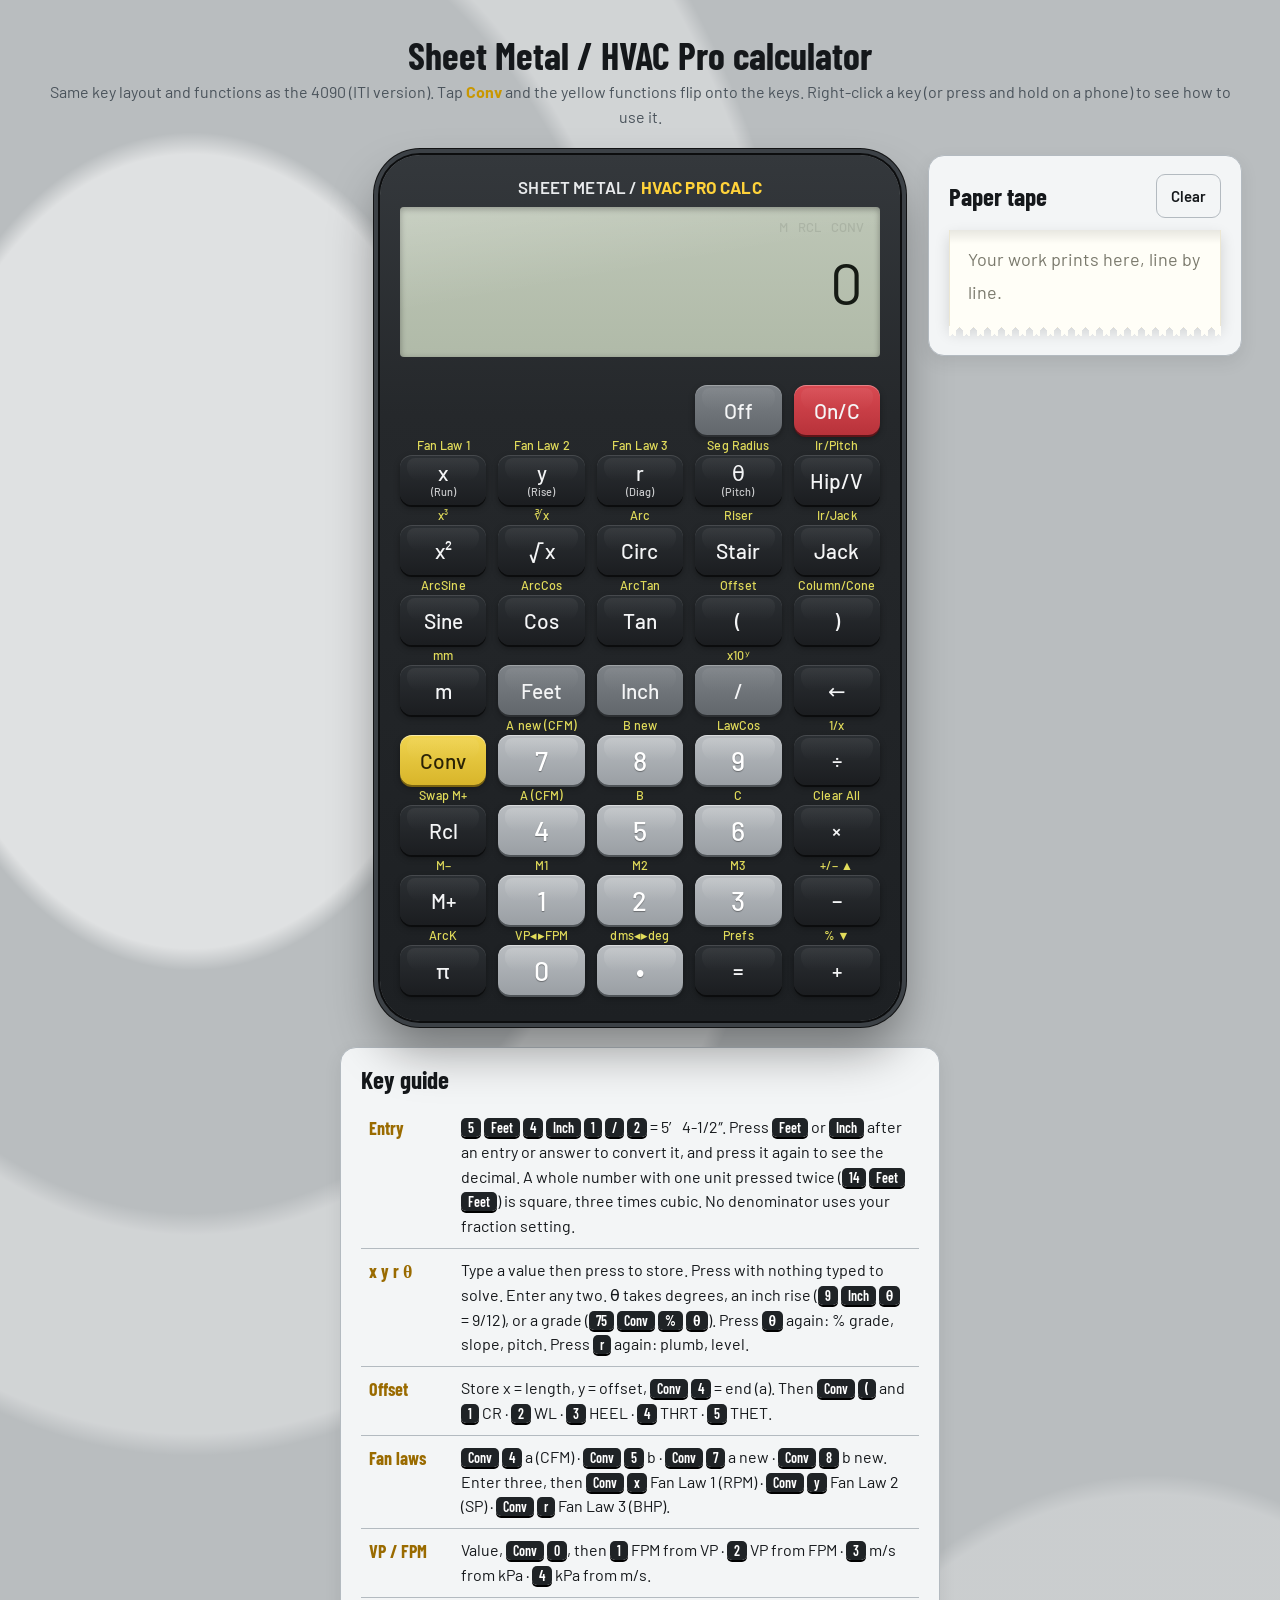
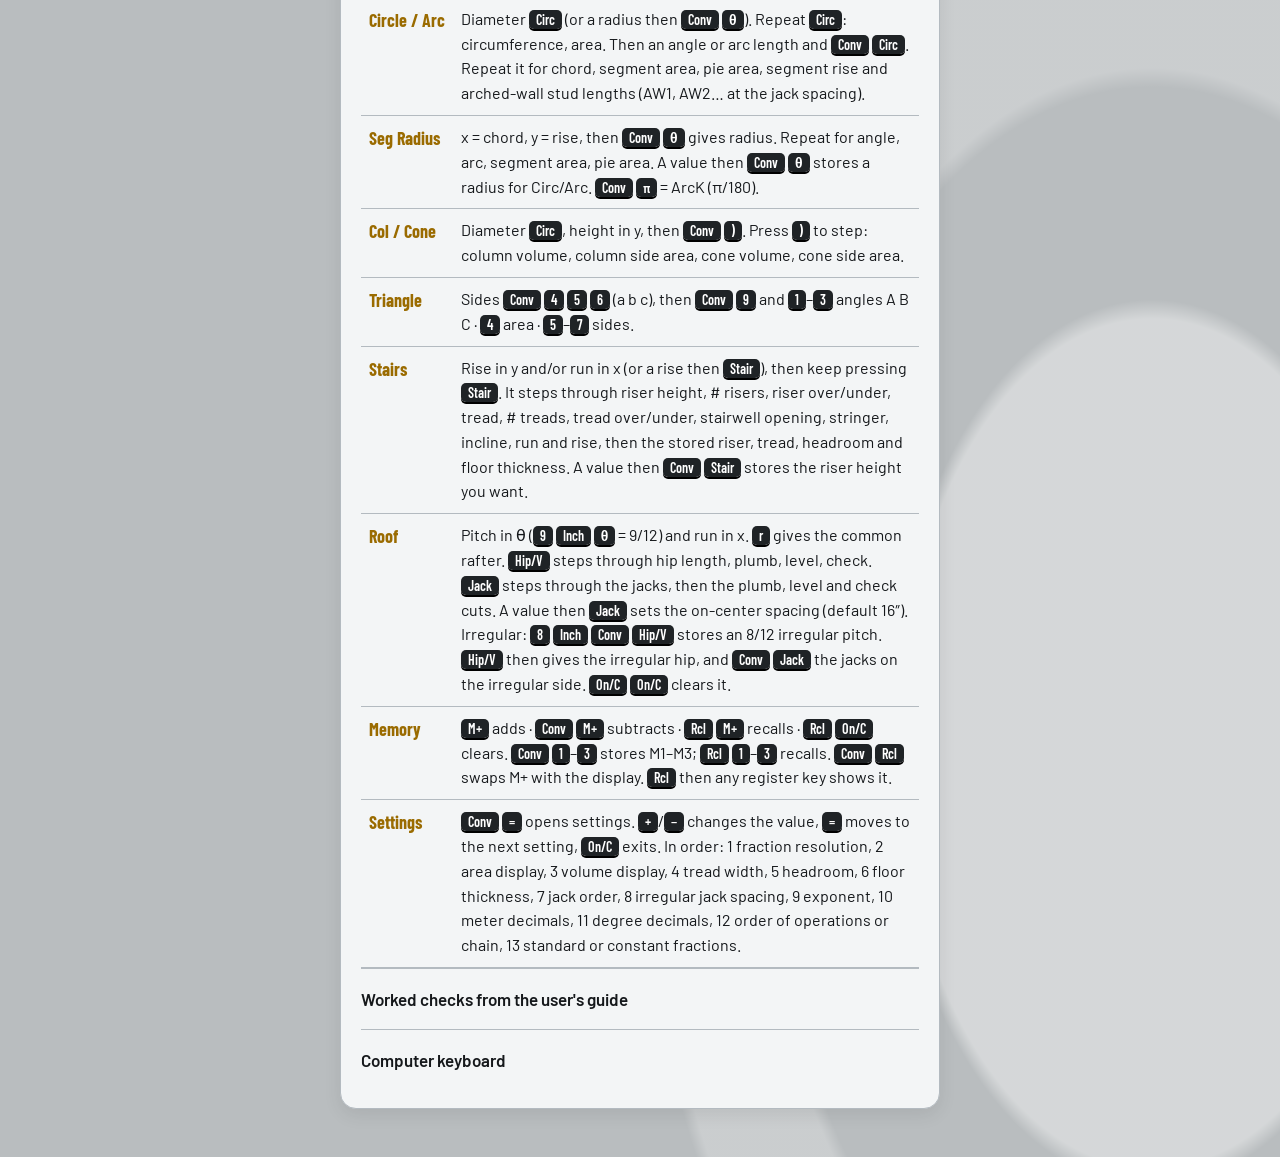
<file: hvac-pro-calc.html>
<!DOCTYPE html>
<html lang="en">
<head>
<meta charset="utf-8">
<meta name="viewport" content="width=device-width, initial-scale=1">
<title>Sheet Metal HVAC Calc</title>
<script>
/* Embedded inside Ductwork Pro (?embed): dark theme, no page header,
   background matched to the app. Opened directly, the page is unchanged. */
if(new URLSearchParams(location.search).has('embed')){document.documentElement.dataset.theme='dark';document.documentElement.classList.add('embed')}
</script>
<link rel="preconnect" href="https://fonts.googleapis.com">
<link href="https://fonts.googleapis.com/css2?family=Barlow+Condensed:wght@500;600;700&family=Share+Tech+Mono&family=Barlow:wght@400;600&display=swap" rel="stylesheet">
<style>
/* VOICE: shop tool, plain and exact.
   IDEA: a handheld trade calculator lying on a sheet of galvanized steel.
   PICTURE: the calculator itself, large, molded plastic body, recessed LCD, sculpted keys.
   COLOUR and TYPE: galvanized steel ground, black body, yellow Conv legends; Barlow Condensed keys, LCD mono readout.
   LAYOUT: one column: calculator, then paper tape, then key guide. */
:root{color-scheme:light dark;--bg:light-dark(#c3c9ce,#1a1d20);--ink:light-dark(#15181b,#e8ebee);--panel:light-dark(#f3f5f6,#24282c);--line:light-dark(#b3bac0,#3a4045);--yel:#ffd23a;--muted:light-dark(#4a535b,#a6afb7)}
:root[data-theme=light]{color-scheme:light}:root[data-theme=dark]{color-scheme:dark}
*{box-sizing:border-box;min-width:0}
body{margin:0;background:var(--bg);color:var(--ink);font:17px/1.55 Barlow,system-ui,sans-serif;overflow-x:clip;
 background-image:repeating-linear-gradient(115deg,transparent 0 22px,light-dark(rgba(255,255,255,.2),rgba(255,255,255,.025)) 22px 26px,transparent 26px 60px),radial-gradient(ellipse at 50% 0%,light-dark(rgba(255,255,255,.55),rgba(255,255,255,.05)),transparent 65%)}
.wrap{max-width:1400px;margin:0 auto;padding:clamp(14px,3vw,36px) max(3vw,10px) 48px;display:grid;gap:26px}
header{text-align:center}
.stage{display:grid;grid-template-columns:minmax(0,1fr) minmax(0,520px) minmax(0,1fr);gap:28px;align-items:start}
.stage>.calc{grid-column:2}
.tapecard{grid-column:3;justify-self:start;width:100%;max-width:400px;position:sticky;top:16px}
.tapecard #tape{max-height:min(72vh,760px)}
.side{width:100%;max-width:600px;margin:0 auto}
@media(max-width:1180px){.stage{grid-template-columns:minmax(0,1fr)}.stage>.calc,.tapecard{grid-column:1}.tapecard{justify-self:center;max-width:600px;position:static}.tapecard #tape{max-height:360px}}
h1{font:700 clamp(28px,6vw,38px)/1.05 "Barlow Condensed",sans-serif;margin:0 0 4px;text-wrap:balance}
.sub{color:var(--muted);margin:0;font-size:16px}
.calc{position:relative;width:100%;max-width:520px;margin:0 auto;padding:22px 20px 28px;border-radius:34px 34px 52px 52px;
 background:linear-gradient(90deg,rgba(255,255,255,.06),transparent 8%,transparent 92%,rgba(0,0,0,.35)),linear-gradient(175deg,#3b4045 0%,#222629 22%,#17191c 100%);
 box-shadow:inset 0 2px 1px rgba(255,255,255,.22),inset 0 -6px 10px rgba(0,0,0,.6),inset 6px 0 12px rgba(255,255,255,.03),0 2px 0 #0a0b0c,0 30px 50px rgba(0,0,0,.4),0 8px 16px rgba(0,0,0,.3);
 user-select:none;-webkit-user-select:none;touch-action:manipulation}
.calc::after{content:"";position:absolute;inset:7px;border-radius:28px 28px 46px 46px;border:1px solid rgba(255,255,255,.06);pointer-events:none}
.brand{display:flex;justify-content:space-between;align-items:baseline;color:#e4e7ea;font:italic 700 21px "Barlow Condensed";letter-spacing:.01em;padding:0 8px 2px}
.brand b{color:var(--yel)}
.brand span:last-child{font:600 12px Barlow;color:#9aa2a9;font-style:normal}
.tag{color:#9aa2a9;font:600 11.5px Barlow;padding:0 8px 12px;letter-spacing:.02em}
.bezel{background:linear-gradient(#0b0c0d,#1b1e21);border-radius:14px;padding:9px;box-shadow:inset 0 2px 4px rgba(0,0,0,.9),0 1px 0 rgba(255,255,255,.12);margin-bottom:22px}
.lcd{position:relative;background:linear-gradient(178deg,#c4cfb0 0%,#b3bf9e 55%,#a8b493 100%);border-radius:6px;padding:10px 14px 10px;box-shadow:inset 0 4px 10px rgba(0,0,0,.45),inset 0 -1px 0 rgba(255,255,255,.4);color:#141a10;font-family:"Share Tech Mono",monospace;min-height:128px;display:grid;grid-template-rows:auto 1fr auto;overflow:hidden}
.lcd::after{content:"";position:absolute;inset:0;background:linear-gradient(160deg,rgba(255,255,255,.28),transparent 38%);pointer-events:none}
.ind{display:flex;gap:12px;font-size:15px;min-height:20px;align-items:center;font-weight:bold}
.ind span{opacity:.1}.ind span.on{opacity:1}
.ind .lab{margin-left:auto;opacity:1;white-space:nowrap;overflow:hidden;text-overflow:ellipsis;font-size:17px;letter-spacing:.03em}
.main{font-size:clamp(36px,10vw,50px);text-align:right;white-space:nowrap;overflow:hidden;line-height:1.15;align-self:center;text-shadow:1px 1px 0 rgba(0,0,0,.12)}
.unit{text-align:right;font-size:16px;min-height:20px;letter-spacing:.08em;font-weight:bold}
.calc.off .lcd>*{visibility:hidden}
.keys{display:grid;grid-template-columns:repeat(5,minmax(0,1fr));gap:5px 11px}
.k{display:flex;flex-direction:column;align-items:stretch}
.k i{font:700 13px/1 "Barlow Condensed";color:var(--yel);text-align:center;height:17px;font-style:normal;white-space:nowrap;overflow:hidden;letter-spacing:.01em}
.k button{position:relative;height:54px;border:0;border-radius:11px 11px 13px 13px;font:700 22px/1 "Barlow Condensed";color:#fff;cursor:pointer;padding:0 2px;
 background:linear-gradient(180deg,#4a4f55 0%,#2c3034 45%,#1b1e21 100%);
 box-shadow:inset 0 1px 0 rgba(255,255,255,.28),inset 0 -3px 4px rgba(0,0,0,.45),0 4px 0 #070809,0 6px 8px rgba(0,0,0,.45);transition:transform .05s,box-shadow .05s}
.k button::before{content:"";position:absolute;left:8%;right:8%;top:3px;height:40%;border-radius:8px 8px 14px 14px;background:linear-gradient(rgba(255,255,255,.16),rgba(255,255,255,0));pointer-events:none}
.k button:active,.k button.hit{transform:translateY(3px);box-shadow:inset 0 1px 0 rgba(255,255,255,.2),inset 0 -2px 3px rgba(0,0,0,.4),0 1px 0 #070809,0 2px 3px rgba(0,0,0,.4)}
.k button:focus-visible{outline:3px solid var(--yel);outline-offset:2px}
.k button small{display:block;font-size:11px;font-weight:600;margin-top:2px;opacity:.85}
.k.n button{background:linear-gradient(180deg,#f4f5f6 0%,#d6d9dc 50%,#b4b9bd 100%);color:#121417;font-size:27px;box-shadow:inset 0 1px 0 #fff,inset 0 -3px 4px rgba(0,0,0,.18),0 4px 0 #6d7378,0 6px 8px rgba(0,0,0,.4)}
.k.n button::before{background:linear-gradient(rgba(255,255,255,.7),rgba(255,255,255,0))}
.k.n button:active,.k.n button.hit{box-shadow:inset 0 1px 0 #fff,0 1px 0 #6d7378,0 2px 3px rgba(0,0,0,.35)}
.k.u button{background:linear-gradient(180deg,#a3a9ae 0%,#7c8288 50%,#5f656b 100%);box-shadow:inset 0 1px 0 rgba(255,255,255,.45),inset 0 -3px 4px rgba(0,0,0,.3),0 4px 0 #2f3337,0 6px 8px rgba(0,0,0,.4)}
.k.cv button{background:linear-gradient(180deg,#ffe27a 0%,#ffcf2e 50%,#e0a80a 100%);color:#1a1405;box-shadow:inset 0 1px 0 #fff6c9,inset 0 -3px 4px rgba(0,0,0,.2),0 4px 0 #8a6700,0 6px 8px rgba(0,0,0,.4)}
.k.on button{background:linear-gradient(180deg,#f0584b 0%,#cf3426 50%,#a2231a 100%);box-shadow:inset 0 1px 0 rgba(255,255,255,.4),inset 0 -3px 4px rgba(0,0,0,.3),0 4px 0 #5c130d,0 6px 8px rgba(0,0,0,.4)}
.calc.conv .k i{color:#d7dce0;text-shadow:none}
.calc.conv .k button .cvt{color:var(--yel);text-shadow:0 0 6px rgba(255,210,58,.45);line-height:1.05;display:block}
.calc.conv .k.n button .cvt{color:#7a5a00;text-shadow:none}
.calc.conv .k.u button .cvt{color:#fff3b0}
.calc.conv .k button{animation:fl .16s ease-out}
@keyframes fl{0%{transform:rotateX(70deg)}100%{transform:none}}
@media(prefers-reduced-motion:reduce){.calc.conv .k button{animation:none}}
.foot{text-align:center;color:#7f878e;font:italic 700 13px "Barlow Condensed";letter-spacing:.18em;margin-top:18px}
.card{background:var(--panel);border:1px solid var(--line);border-radius:16px;padding:18px 20px;box-shadow:0 6px 18px rgba(0,0,0,.08)}
.card h2{font:700 25px/1.1 "Barlow Condensed";margin:0 0 12px;display:flex;justify-content:space-between;align-items:center}
.card h2 button{font:600 15px Barlow;background:none;border:1px solid var(--line);color:var(--ink);border-radius:9px;padding:8px 14px;min-height:44px;cursor:pointer}
.tapeWrap{position:relative;max-width:420px;margin:0 auto 10px;background:#fffef7;color:#1c1c18;padding:14px 18px 18px;box-shadow:0 1px 0 #e7e2cf,0 6px 14px rgba(0,0,0,.14);border-left:1px solid #ece7d3;border-right:1px solid #ece7d3}
.tapeWrap::before{content:"";position:absolute;left:0;right:0;top:0;height:14px;background:linear-gradient(rgba(0,0,0,.09),transparent)}
.tapeWrap::after{content:"";position:absolute;left:-1px;right:-1px;bottom:-9px;height:10px;background:linear-gradient(135deg,#fffef7 50%,transparent 50%) 0 0/14px 10px repeat-x,linear-gradient(225deg,#fffef7 50%,transparent 50%) 7px 0/14px 10px repeat-x}
#tape{font:18px/1.75 "Share Tech Mono","Courier New",monospace;max-height:360px;overflow:auto;margin:0;padding:0;list-style:none}
#tape li{display:flex;justify-content:space-between;gap:14px}
#tape li span:first-child{color:#55544a;white-space:pre}
#tape li span:last-child{white-space:nowrap;text-align:right}
#tape li.tot{border-top:1.5px solid #1c1c18;font-weight:bold;margin-bottom:4px}
#tape li.tot span:first-child{color:#1c1c18}
#tape li.st span:first-child,#tape li.fn span:first-child{color:#8a5a00;font-size:15px}
#tape li.brk{border-top:1px dashed #b9b4a0;margin:8px 0;height:0}
#tape:empty::before{content:"Your work prints here, line by line.";color:#7a796c;font-family:Barlow}
table{border-collapse:collapse;width:100%;font-size:16px}
td{padding:9px 8px;border-bottom:1px solid var(--line);vertical-align:top}
td:first-child{white-space:nowrap;font-weight:700;color:light-dark(#9a6b00,var(--yel));font-family:"Barlow Condensed";font-size:18px;width:1%}
details{border-top:1px solid var(--line);padding:10px 0}
summary{cursor:pointer;font-weight:600;min-height:40px;display:flex;align-items:center;font-size:17px}
.ex{font-size:16px;margin:6px 0 4px;color:var(--muted)}
kbd{font:600 14px "Barlow Condensed",sans-serif;background:light-dark(#1f2326,#3a4045);color:#fff;border-radius:5px;padding:1px 7px;white-space:nowrap;box-shadow:0 2px 0 light-dark(#000,#111)}
@media(max-width:600px){table,tbody,tr,td{display:block}td{border:0;padding:2px 0}tr{border-bottom:1px solid var(--line);padding:10px 0}td:first-child{width:auto}}
@media(max-width:480px){.brand span:last-child{display:none}.tag{font-size:10.5px}.k i{letter-spacing:-.03em}}
@media(max-width:420px){.calc{padding:16px 12px 22px;border-radius:26px 26px 40px 40px}.keys{gap:4px 7px}.k button{height:48px;font-size:19px}.k.n button{font-size:24px}.k i{font-size:10.5px;height:15px}.brand{font-size:18px}}
@media(prefers-reduced-motion:reduce){.k button{transition:none}}

/* phone-app look */
body{background-color:light-dark(#b9bdbf,#1c1e20);background-image:radial-gradient(120% 80% at 15% 20%,light-dark(rgba(255,255,255,.55),rgba(255,255,255,.05)) 0 18%,transparent 19% 30%,light-dark(rgba(255,255,255,.35),rgba(255,255,255,.03)) 31% 40%,transparent 41%),radial-gradient(90% 70% at 90% 85%,light-dark(rgba(255,255,255,.4),rgba(255,255,255,.04)) 0 22%,transparent 23% 34%,light-dark(rgba(255,255,255,.25),rgba(255,255,255,.02)) 35% 44%,transparent 45%)}
.calc{background:linear-gradient(180deg,#34383c,#25282b 30%,#1d2023);border-radius:40px;padding:22px 20px 26px;box-shadow:0 0 0 2px #0c0d0e,0 0 0 6px #3c4146,0 0 0 7px #121314,0 28px 50px rgba(0,0,0,.4)}
.calc::after{display:none}
.brand{font:600 17px Barlow;font-style:normal;justify-content:center;color:#e8eaec;padding-bottom:10px}
.brand span:last-child,.tag{display:none}
.bezel{background:none;box-shadow:none;padding:0;margin-bottom:12px}
.lcd{background:linear-gradient(180deg,#bdc6b6,#b0baa8);border-radius:4px;box-shadow:inset 0 2px 6px rgba(0,0,0,.35);min-height:150px;padding:10px 16px 10px;color:#151a14;font-family:Barlow,system-ui,sans-serif}
.lcd::after{background:linear-gradient(170deg,rgba(255,255,255,.18),transparent 45%)}
.ind{font:500 13px Barlow;gap:10px}
.ind .lab{margin-left:0;margin-right:auto;font:500 18px Barlow;letter-spacing:0}
.main{font:400 clamp(40px,11vw,58px)/1.1 Barlow,system-ui,sans-serif;display:flex;justify-content:flex-end;align-items:flex-start;gap:.28em;text-shadow:none;letter-spacing:.01em}
.main .seg{display:inline-flex;flex-direction:column;align-items:flex-end}
.main .seg b{font-weight:400;display:inline-flex;align-items:flex-start;line-height:1.05}
.main .seg em{font-style:normal;margin-left:.05em}
.main .seg i{font:600 13px Barlow;font-style:normal;letter-spacing:.08em;margin-top:2px}
.main .fr{display:inline-flex;flex-direction:column;align-items:center;font-size:.42em;line-height:1.05;margin-left:.15em;margin-top:.12em}
.main .fr span:first-child{border-bottom:2px solid currentColor;padding:0 .1em}
.main .dg{font-size:.45em;margin-left:.08em;line-height:1}
.unit{font:600 14px Barlow;letter-spacing:.08em}
.keys{gap:4px 12px}
.k i{font:500 12.5px/1 Barlow;color:#e3dd5b;height:16px}
.k button{height:50px;border-radius:12px;font:500 21px/1 Barlow,system-ui,sans-serif;color:#f4f5f6;background:linear-gradient(180deg,#2c3034,#1b1d20);box-shadow:inset 0 1px 0 rgba(255,255,255,.12),0 2px 0 #0b0c0d,0 3px 6px rgba(0,0,0,.35)}
.k button::before{background:linear-gradient(rgba(255,255,255,.06),rgba(255,255,255,0));height:45%}
.k button small{font:500 11px Barlow;opacity:.8}
.k.n button{background:linear-gradient(180deg,#b9bdc1,#9a9fa4);color:#fff;font-size:27px;font-weight:500;text-shadow:0 1px 1px rgba(0,0,0,.35);box-shadow:inset 0 1px 0 rgba(255,255,255,.45),0 2px 0 #4f5458,0 3px 6px rgba(0,0,0,.35)}
.k.n button::before{background:linear-gradient(rgba(255,255,255,.18),rgba(255,255,255,0))}
.k.u button{background:linear-gradient(180deg,#7d8287,#62676c);box-shadow:inset 0 1px 0 rgba(255,255,255,.25),0 2px 0 #2c2f32,0 3px 6px rgba(0,0,0,.35)}
.k.cv button{background:linear-gradient(180deg,#f0d44f,#d8b52a);color:#2a2205;box-shadow:inset 0 1px 0 rgba(255,255,255,.5),0 2px 0 #7a6310,0 3px 6px rgba(0,0,0,.35)}
.k.on button{background:linear-gradient(180deg,#d94a52,#b8323a);box-shadow:inset 0 1px 0 rgba(255,255,255,.3),0 2px 0 #5e1418,0 3px 6px rgba(0,0,0,.35)}
.k button:active,.k button.hit,.k.n button:active,.k.n button.hit{transform:translateY(2px);box-shadow:inset 0 1px 0 rgba(255,255,255,.15),0 0 0 #000,0 1px 2px rgba(0,0,0,.3)}
.calc.conv .k button .cvt{color:#e3dd5b;text-shadow:none}
.calc.conv .k.n button .cvt{color:#3c3a10;text-shadow:none}
.calc.conv .k.u button .cvt{color:#f6f1a8}
.foot{display:none}
@media(max-width:420px){.calc{border-radius:30px;padding:16px 12px 20px}.k button{height:46px;font-size:18px}.k.n button{font-size:24px}.k i{font-size:10.5px;height:14px}.lcd{min-height:128px}}

.kmenu{position:fixed;z-index:50;background:#fff;color:#15181b;border-radius:10px;box-shadow:0 10px 30px rgba(0,0,0,.35);padding:4px;min-width:200px}
.kmenu button{display:block;width:100%;text-align:left;border:0;background:none;font:600 16px Barlow,system-ui,sans-serif;padding:12px 14px;border-radius:7px;cursor:pointer;color:inherit;min-height:44px}
.kmenu button:hover,.kmenu button:focus-visible{background:#eef1f3;outline:none}
.hmodal{position:fixed;inset:0;z-index:60;background:rgba(10,12,14,.55);display:flex;align-items:center;justify-content:center;padding:16px}
.hmodal[hidden],.kmenu[hidden]{display:none}
.hcard{background:var(--panel);color:var(--ink);border-radius:16px;max-width:560px;width:100%;max-height:88vh;overflow:auto;box-shadow:0 20px 60px rgba(0,0,0,.45);padding:18px 22px 22px}
.hhead{display:flex;justify-content:space-between;align-items:center;gap:12px;margin-bottom:8px}
.hhead h3{margin:0;font:700 28px/1.1 "Barlow Condensed",sans-serif}
#hClose{border:1px solid var(--line);background:none;color:var(--ink);border-radius:10px;width:44px;height:44px;font-size:18px;cursor:pointer}
.hwhat{margin:0 0 12px;font-size:17px}
.hsec{margin:10px 0}.hsec>b{display:block;font:700 13px Barlow;letter-spacing:.06em;text-transform:uppercase;color:var(--muted);margin-bottom:4px}
.hf{white-space:pre-wrap;font:16px/1.6 "Share Tech Mono",ui-monospace,monospace;background:light-dark(#eef0e8,#1c1f22);border-left:3px solid #c9b52a;padding:8px 12px;border-radius:6px;overflow-x:auto}
.hconv{margin-top:16px;border-top:1px solid var(--line);padding-top:12px}
.hconv p{margin:6px 0}
.hct{font:700 20px "Barlow Condensed",sans-serif;display:flex;align-items:center;gap:8px}
.cvchip{background:#e8c53a;color:#2a2205;border-radius:6px;padding:1px 8px;font:700 14px Barlow}
.steps{margin:4px 0 0;padding-left:1.6em}.steps li{margin:6px 0;line-height:1.7}.steps li::marker{font-weight:700;color:var(--muted)}
.opsym{position:absolute;left:16px;top:50%;transform:translateY(-35%);font:500 40px/1 Barlow,system-ui,sans-serif;color:#151a14;pointer-events:none}
.opsym:empty{display:none}
@media(max-width:420px){.opsym{font-size:32px;left:12px}}

/* Ductwork Pro embed */
.embed body{background:#181c1f;background-image:none}
.embed header{display:none}
.embed .wrap{padding-top:10px}
.embed{--panel:#21272c;--line:#3a444d}
</style>

</head>
<body>
<div class="wrap">
  <header><h1>Sheet Metal / HVAC Pro calculator</h1><p class="sub">Same key layout and functions as the 4090 (ITI version). Tap <b style="color:#c99700">Conv</b> and the yellow functions flip onto the keys. Right-click a key (or press and hold on a phone) to see how to use it.</p></header>
  <div class="stage">
  <div class="calc" id="calc">
   <div class="brand"><span>SHEET METAL / <b>HVAC PRO CALC</b></span><span>MODEL 4090-STYLE</span></div>
   <div class="tag">Advanced construction-math calculator for sheet metal &amp; HVAC</div>
   <div class="bezel"><div class="lcd" aria-live="polite">
    <div class="ind"><span class="lab" id="lab"></span><span id="iPar"></span><span id="iM">M</span><span id="iRcl">RCL</span><span id="iConv">CONV</span></div>
    <div class="main" id="main">0.</div><div class="opsym" id="iOp" aria-live="polite"></div>
    <div class="unit" id="unit"></div>
   </div></div>
   <div class="keys" id="keys"></div>
   <div class="foot">SHEET METAL · HVAC</div>
  </div>
<div class="card tapecard"><h2>Paper tape <button id="clrTape" type="button">Clear</button></h2><div class="tapeWrap"><ul id="tape"></ul></div></div>
  </div>
 <div class="side" style="display:grid;gap:22px">
  <div class="card">
   <h2>Key guide</h2>
   <table><tbody>
    <tr><td>Entry</td><td><kbd>5</kbd> <kbd>Feet</kbd> <kbd>4</kbd> <kbd>Inch</kbd> <kbd>1</kbd> <kbd>/</kbd> <kbd>2</kbd> = 5′ 4-1/2″. Press <kbd>Feet</kbd> or <kbd>Inch</kbd> after an entry or answer to convert it, and press it again to see the decimal. A whole number with one unit pressed twice (<kbd>14</kbd> <kbd>Feet</kbd> <kbd>Feet</kbd>) is square, three times cubic. No denominator uses your fraction setting.</td></tr>
    <tr><td>x y r θ</td><td>Type a value then press to store. Press with nothing typed to solve. Enter any two. θ takes degrees, an inch rise (<kbd>9</kbd> <kbd>Inch</kbd> <kbd>θ</kbd> = 9/12), or a grade (<kbd>75</kbd> <kbd>Conv</kbd> <kbd>%</kbd> <kbd>θ</kbd>). Press <kbd>θ</kbd> again: % grade, slope, pitch. Press <kbd>r</kbd> again: plumb, level.</td></tr>
    <tr><td>Offset</td><td>Store x = length, y = offset, <kbd>Conv</kbd> <kbd>4</kbd> = end (a). Then <kbd>Conv</kbd> <kbd>(</kbd> and <kbd>1</kbd> CR · <kbd>2</kbd> WL · <kbd>3</kbd> HEEL · <kbd>4</kbd> THRT · <kbd>5</kbd> THET.</td></tr>
    <tr><td>Fan laws</td><td><kbd>Conv</kbd> <kbd>4</kbd> a (CFM) · <kbd>Conv</kbd> <kbd>5</kbd> b · <kbd>Conv</kbd> <kbd>7</kbd> a new · <kbd>Conv</kbd> <kbd>8</kbd> b new. Enter three, then <kbd>Conv</kbd> <kbd>x</kbd> Fan Law 1 (RPM) · <kbd>Conv</kbd> <kbd>y</kbd> Fan Law 2 (SP) · <kbd>Conv</kbd> <kbd>r</kbd> Fan Law 3 (BHP).</td></tr>
    <tr><td>VP / FPM</td><td>Value, <kbd>Conv</kbd> <kbd>0</kbd>, then <kbd>1</kbd> FPM from VP · <kbd>2</kbd> VP from FPM · <kbd>3</kbd> m/s from kPa · <kbd>4</kbd> kPa from m/s.</td></tr>
    <tr><td>Circle / Arc</td><td>Diameter <kbd>Circ</kbd> (or a radius then <kbd>Conv</kbd> <kbd>θ</kbd>). Repeat <kbd>Circ</kbd>: circumference, area. Then an angle or arc length and <kbd>Conv</kbd> <kbd>Circ</kbd>. Repeat it for chord, segment area, pie area, segment rise and arched-wall stud lengths (AW1, AW2… at the jack spacing).</td></tr>
    <tr><td>Seg Radius</td><td>x = chord, y = rise, then <kbd>Conv</kbd> <kbd>θ</kbd> gives radius. Repeat for angle, arc, segment area, pie area. A value then <kbd>Conv</kbd> <kbd>θ</kbd> stores a radius for Circ/Arc. <kbd>Conv</kbd> <kbd>π</kbd> = ArcK (π/180).</td></tr>
    <tr><td>Col / Cone</td><td>Diameter <kbd>Circ</kbd>, height in y, then <kbd>Conv</kbd> <kbd>)</kbd>. Press <kbd>)</kbd> to step: column volume, column side area, cone volume, cone side area.</td></tr>
    <tr><td>Triangle</td><td>Sides <kbd>Conv</kbd> <kbd>4</kbd> <kbd>5</kbd> <kbd>6</kbd> (a b c), then <kbd>Conv</kbd> <kbd>9</kbd> and <kbd>1</kbd>–<kbd>3</kbd> angles A B C · <kbd>4</kbd> area · <kbd>5</kbd>–<kbd>7</kbd> sides.</td></tr>
    <tr><td>Stairs</td><td>Rise in y and/or run in x (or a rise then <kbd>Stair</kbd>), then keep pressing <kbd>Stair</kbd>. It steps through riser height, # risers, riser over/under, tread, # treads, tread over/under, stairwell opening, stringer, incline, run and rise, then the stored riser, tread, headroom and floor thickness. A value then <kbd>Conv</kbd> <kbd>Stair</kbd> stores the riser height you want.</td></tr>
    <tr><td>Roof</td><td>Pitch in θ (<kbd>9</kbd> <kbd>Inch</kbd> <kbd>θ</kbd> = 9/12) and run in x. <kbd>r</kbd> gives the common rafter. <kbd>Hip/V</kbd> steps through hip length, plumb, level, check. <kbd>Jack</kbd> steps through the jacks, then the plumb, level and check cuts. A value then <kbd>Jack</kbd> sets the on-center spacing (default 16″). Irregular: <kbd>8</kbd> <kbd>Inch</kbd> <kbd>Conv</kbd> <kbd>Hip/V</kbd> stores an 8/12 irregular pitch. <kbd>Hip/V</kbd> then gives the irregular hip, and <kbd>Conv</kbd> <kbd>Jack</kbd> the jacks on the irregular side. <kbd>On/C</kbd> <kbd>On/C</kbd> clears it.</td></tr>
    <tr><td>Memory</td><td><kbd>M+</kbd> adds · <kbd>Conv</kbd> <kbd>M+</kbd> subtracts · <kbd>Rcl</kbd> <kbd>M+</kbd> recalls · <kbd>Rcl</kbd> <kbd>On/C</kbd> clears. <kbd>Conv</kbd> <kbd>1</kbd>–<kbd>3</kbd> stores M1–M3; <kbd>Rcl</kbd> <kbd>1</kbd>–<kbd>3</kbd> recalls. <kbd>Conv</kbd> <kbd>Rcl</kbd> swaps M+ with the display. <kbd>Rcl</kbd> then any register key shows it.</td></tr>
    <tr><td>Settings</td><td><kbd>Conv</kbd> <kbd>=</kbd> opens settings. <kbd>+</kbd>/<kbd>−</kbd> changes the value, <kbd>=</kbd> moves to the next setting, <kbd>On/C</kbd> exits. In order: 1 fraction resolution, 2 area display, 3 volume display, 4 tread width, 5 headroom, 6 floor thickness, 7 jack order, 8 irregular jack spacing, 9 exponent, 10 meter decimals, 11 degree decimals, 12 order of operations or chain, 13 standard or constant fractions.</td></tr>
   </tbody></table>
   <details><summary>Worked checks from the user's guide</summary>
    <p class="ex">Offset: x 10′, y 5′, a 7′ → CR 6′ 3″, WL 11′ 7-1/8″, HEEL 9′ 9″, THRT 2′ 9″, THET 26.56505°.</p>
    <p class="ex">Fan Law 1: 1250 CFM at 750 RPM, new 1400 CFM → 840 RPM.</p>
    <p class="ex">Stairs: rise 9′ 11″ → 16 risers at 7-7/16″, 15 treads, stringer 15′ 6-15/16″, incline 36.64°.</p>
    <p class="ex">VP 0.049 → 886.5445 FPM.</p>
    <p class="ex">Hip: 9/12, run 6′ → common 7′ 6″, hip 9′ 7-1/4″, plumb 27.94°. Jacks at 16″: 5′ 10″, 4′ 2″, 2′ 6″, 0′ 10″.</p>
    <p class="ex">Irregular hip: 9/12, 8/12 irregular, run 6′ 7″ → common 8′ 2-3/4″, hip 11′ 0-7/8″.</p>
    <p class="ex">Stairs: rise 10′ 1″, run 12′ 5″ → riser 7-9/16″, tread 9-15/16″, opening 9′ 10-1/4″, stringer 15′ 7-5/16″, incline 37.27°.</p>
   </details>
   <details><summary>Computer keyboard</summary>
    <p class="ex"><kbd>0-9</kbd> <kbd>.</kbd> <kbd>+ - * /</kbd> <kbd>Enter</kbd> equals · <kbd>Esc</kbd> On/C · <kbd>Backspace</kbd> · <kbd>f</kbd> or <kbd>'</kbd> Feet · <kbd>i</kbd> or <kbd>"</kbd> Inch · <kbd>\</kbd> fraction bar · <kbd>m</kbd> meters · <kbd>c</kbd> Conv · <kbd>r</kbd> Rcl · <kbd>x</kbd> <kbd>y</kbd> <kbd>d</kbd> <kbd>p</kbd> for x, y, r, θ · <kbd>s</kbd> Stair · <kbd>h</kbd> Hip/V · <kbd>j</kbd> Jack · <kbd>(</kbd> <kbd>)</kbd></p>
   </details>
  </div>
 </div>
</div>
<div id="kmenu" class="kmenu" role="menu" hidden><button type="button" role="menuitem" id="kmenuBtn">How to use this key</button></div>
<div id="hmodal" class="hmodal" hidden><div class="hcard" role="dialog" aria-modal="true" aria-labelledby="hTitle"><div class="hhead"><h3 id="hTitle"></h3><button type="button" id="hClose" aria-label="Close">✕</button></div><div id="hBody"></div></div></div>
<script>
{
const KEYS=[
 ['_','','',''],['_','','',''],['_','','',''],['off','Off','','u'],['onc','On/C','','on'],
 ['x','x<small>(Run)</small>','Fan Law 1','fn'],['y','y<small>(Rise)</small>','Fan Law 2','fn'],['diag','r<small>(Diag)</small>','Fan Law 3','fn'],['pitch','θ<small>(Pitch)</small>','Seg Radius','fn'],['hip','Hip/V','Ir/Pitch','fn'],
 ['sq','x²','x³','fn'],['sqrt','√x','∛x','fn'],['circ','Circ','Arc','fn'],['stair','Stair','Riser','fn'],['jack','Jack','Ir/Jack','fn'],
 ['sin','Sine','ArcSine','fn'],['cos','Cos','ArcCos','fn'],['tan','Tan','ArcTan','fn'],['lp','(','Offset','fn'],['rp',')','Column/Cone','fn'],
 ['m','m','mm','fn'],['f','Feet','','u'],['i','Inch','','u'],['fb','/','x10ʸ','u'],['bs','←','','fn'],
 ['conv','Conv','','cv'],['7','7','A new (CFM)','n'],['8','8','B new','n'],['9','9','LawCos','n'],['div','÷','1/x','fn'],
 ['rcl','Rcl','Swap M+','fn'],['4','4','A (CFM)','n'],['5','5','B','n'],['6','6','C','n'],['mul','×','Clear All','fn'],
 ['mp','M+','M−','fn'],['1','1','M1','n'],['2','2','M2','n'],['3','3','M3','n'],['sub','−','+/− ▲','fn'],
 ['pi','π','ArcK','fn'],['0','0','VP◂▸FPM','n'],['dot','•','dms◂▸deg','n'],['eq','=','Prefs','fn'],['add','+','% ▼','fn']];
const $=id=>document.getElementById(id);
$('keys').innerHTML=KEYS.map(([id,t,s,c])=>id==='_'?'<div></div>':`<div class="k ${c}"><i>${s}</i><button type="button" data-k="${id}" aria-label="${t.replace(/<[^>]+>/g,' ')}${s?' (Conv: '+s+')':''}">${t}</button></div>`).join('');
const FL=KEYS.filter(k=>k[0]!=='_'&&k[2]).map(([id,t,s])=>{const b=document.querySelector(`[data-k="${id}"]`);return{b,i:b&&b.previousElementSibling,t,s,plain:t.replace(/<small>.*?<\/small>/,'').replace(/<[^>]+>/g,'')}}).filter(f=>f.b);
let flipped=false;
function flip(on){if(on===flipped)return;flipped=on;for(const f of FL){f.b.innerHTML=on?`<span class="cvt">${f.s}</span>`:f.t;f.i.textContent=on?f.plain:f.s;
 f.b.style.fontSize=on?(f.s.length>9?'13px':f.s.length>6?'15px':f.s.length>3?'18px':''):'';}}

const DEF={res:16,fixed:false,aos:true,tread:10,head:80,floor:10,oc:16,area:'std',vol:'std',jack:'desc',irjk:'oc',exp:true,metr:'3',degr:'float'};
const S={prefs:{...DEF},conv:false,rcl:false,entry:null,disp:{v:0,d:0},fresh:false,label:'',toks:[],mode:null,err:'',
 reg:{},rord:[],regT:{},tick:1,dia:null,arcTh:null,riser:7.5,mem:{p:null,1:null,2:null,3:null},last:'',cycI:0,ofsI:0};
try{const s=JSON.parse(localStorage.getItem('smhvac')||'{}');Object.assign(S.prefs,s.prefs||{});if(s.mem)S.mem=s.mem;if(s.riser)S.riser=s.riser;if(s.pitch){S.reg.pitch=s.pitch;S.rord=['pitch']}}catch(e){}
const save=()=>{try{localStorage.setItem('smhvac',JSON.stringify({prefs:S.prefs,mem:S.mem,riser:S.riser,pitch:S.reg.pitch}))}catch(e){}};

const UIN={ft:12,in:1,m:1/0.0254,mm:1/25.4};
const UP={ft:4,in:3,m:2,mm:1};
const mu=(a,b)=>!a?b:!b?a:(UP[a]>=UP[b]?a:b);
const R2D=180/Math.PI,D2R=Math.PI/180;
const L=(v,u)=>({v,d:1,u:u||'in'}), N=v=>({v,d:0}), DEG=v=>({v,d:0,deg:true});
const gcd=(a,b)=>b?gcd(b,a%b):a;
function Err(m){const e=new Error(m);e.calc=1;return e}

function num(x){
 if(!isFinite(x))throw Err('Error');if(Math.abs(x)<5e-10)return '0';
 const a=Math.abs(x);if(a>=1e8&&!S.prefs.exp)throw Err('0-fL0');if(a>=1e8||a<1e-5)return x.toExponential(4).replace(/e\+?/,'E');
 const id=a>=1?Math.floor(Math.log10(a))+1:1;let s=x.toFixed(Math.max(0,7-id));
 if(s.includes('.'))s=s.replace(/0+$/,'').replace(/\.$/,'');return s;}
function fr(t,r){let n=t%r,dd=r;if(!n)return '';if(!S.prefs.fixed){const g=gcd(n,dd);n/=g;dd/=g}return n+'/'+dd}
function fmtIn(v){const r=S.prefs.res,s=v<0?'-':'';const t=Math.round(Math.abs(v)*r),w=Math.floor(t/r),f=fr(t,r);
 return s+(f?(w?w+'-':'')+f:w)+'"';}
function fmtFtIn(v){const r=S.prefs.res,s=v<0?'-':'';const t=Math.round(Math.abs(v)*r),ft=Math.floor(t/(12*r)),rem=t-ft*12*r,w=Math.floor(rem/r),f=fr(rem,r);
 return s+ft+"' "+w+(f?'-'+f:'')+'"';}
function dms(x){const s=x<0?'-':'';let a=Math.abs(x),d=Math.floor(a),m=Math.floor((a-d)*60),c=Math.round(((a-d)*60-m)*60);if(c===60){c=0;m++}if(m===60){m=0;d++}
 return s+d+'°'+String(m).padStart(2,'0')+"'"+String(c).padStart(2,'0')+'"';}
function fmt(val){
 if(!val.d){if(val.deg)return val.dms?[dms(val.v),'D:M:S']:[S.prefs.degr==='2'?val.v.toFixed(2):num(val.v),'DEG'];return [num(val.v),val.pct?'%':'']}
 const u=val.u||'in',d=val.d;
 if(d===1){
  if(u==='ft')return val.dec?[num(val.v/12),'FEET']:[fmtFtIn(val.v),'FT-IN'];
  if(u==='in')return val.dec?[num(val.v),'INCH']:[fmtIn(val.v),'INCH'];
  if(u==='m'){const m=val.v*0.0254;return [S.prefs.metr==='3'&&Math.abs(m)<1e6?m.toFixed(3):num(m),'M']}
  return [num(val.v*25.4),'MM'];}
 const pre=d===2?'SQ ':'CU ',ov=d===2?S.prefs.area:S.prefs.vol;const uu=ov&&ov!=='std'?ov:u;
 const v=val.v/UIN[uu]**d;return [num(v),pre+({ft:'FEET',in:'INCH',m:'M',mm:'MM'})[uu]];}

/* ---------- entry ---------- */
const newEntry=()=>({digits:'',ft:null,inch:null,num:null,frac:false,m:null,mm:null,dim:1,last:null,neg:false,pct:false,exp:null});
function startEntry(){if(!S.entry){S.entry=newEntry();const lt=S.toks.at(-1);if(!lt||lt.t==='v'||lt.t===')')S.toks=[];}return S.entry}
const pf=s=>parseFloat(s||'0')||0;
function finalize(e){
 let val;const r=S.prefs.res;
 let fracIn=0;
 if(e.frac){fracIn=e.num/(pf(e.digits)||r);e.digits=''}
 if(e.m!=null||e.mm!=null){const mm=(e.m||0)*1000+(e.mm||0)+(e.digits?pf(e.digits):0);const u=e.m!=null&&e.mm==null?'m':'mm';
  val={v:(e.m!=null&&e.mm==null?e.m/0.0254:mm/25.4),d:1,u};
  if(e.dim>1){const base=u==='m'?e.m:e.mm;val={v:base*UIN[u]**e.dim,d:e.dim,u}}}
 else if(e.ft!=null||e.inch!=null||e.frac){
  if(e.dim>1&&e.last==='f')val={v:e.ft*12**e.dim,d:e.dim,u:'ft'};
  else if(e.dim>1&&e.last==='i')val={v:e.inch,d:e.dim,u:'in'};
  else val=L((e.ft||0)*12+(e.inch||0)+fracIn+(e.digits?pf(e.digits):0),e.ft!=null?'ft':'in');}
 else{let s=e.digits||'0';val=N(e.exp!=null?pf(s)*10**(pf(e.exp)||0):pf(s));if(e.pct)val.pct=true}
 if(e.neg)val.v=-val.v;return val;}
function entryText(e){
 let s=e.neg?'-':'';const u=[];
 if(e.m!=null)s+=e.m+(e.mm!=null||e.digits?' m ':'');
 if(e.ft!=null)s+=e.ft+"' ";
 if(e.inch!=null)s+=e.inch+(e.frac||e.digits?' ':'');
 if(e.frac)s+=e.num+'/';
 s+=e.digits||(e.ft==null&&e.inch==null&&!e.frac&&e.m==null&&e.mm==null?'0':'');
 if(e.exp!=null)s+='E'+e.exp;
 if(e.mm!=null)s=s;
 const pre=e.dim===2?'SQ ':e.dim===3?'CU ':'';
 const un=e.mm!=null||(e.last==='mm')?'MM':e.last==='m'?'M':e.last==='f'?(e.dim>1?'FEET':'FT-IN'):e.last==='i'||e.frac?'INCH':e.pct?'%':'';
 if(e.inch!=null&&!e.frac&&!e.digits&&e.last==='i')s+='"';
 return [s.trim()||'0',un?pre+un:''];}
function takeInput(){if(S.entry){const v=finalize(S.entry);S.entry=null;return v}return {...S.disp}}
const hasInput=()=>!!S.entry||S.fresh;

/* ---------- arithmetic ---------- */
function coerce(a,b){if(a.d===b.d)return [a,b];if(a.d===0)return [{...a,v:a.v*UIN[b.u]**b.d,d:b.d,u:b.u},b];if(b.d===0)return [a,{...b,v:b.v*UIN[a.u]**a.d,d:a.d,u:a.u}];throw Err('DIM Error')}
function arith(a,o,b){
 const keepDeg=(a.deg||b.deg)&&!a.d&&!b.d;let r;
 if(o==='+'||o==='-'){[a,b]=coerce(a,b);r={v:o==='+'?a.v+b.v:a.v-b.v,d:a.d,u:a.d?mu(a.u,b.u):undefined}}
 else if(o==='*'){const d=a.d+b.d;if(d>3)throw Err('DIM Error');r={v:a.v*b.v,d,u:d?mu(a.u,b.u):undefined}}
 else{const d=a.d-b.d;if(d<0)throw Err('DIM Error');if(!b.v)throw Err('DIV Error');r={v:a.v/b.v,d,u:d?mu(a.u,b.u):undefined}}
 if(keepDeg)r.deg=true;return r;}
function evalToks(t){
 const P={'+':1,'-':1,'*':2,'/':2},pr=o=>S.prefs.aos?P[o]:1,out=[],ops=[];
 const ap=()=>{const o=ops.pop(),b=out.pop(),a=out.pop();if(!a||!b)throw Err('Error');out.push(arith(a,o,b))};
 for(const x of t){
  if(x.t==='v')out.push(x.v);else if(x.t==='(')ops.push('(');
  else if(x.t===')'){while(ops.length&&ops.at(-1)!=='(')ap();ops.pop()}
  else{while(ops.length&&ops.at(-1)!=='('&&pr(ops.at(-1))>=pr(x.o))ap();ops.push(x.o)}}
 while(ops.length){if(ops.at(-1)==='('){ops.pop();continue}ap()}
 return out.pop()||N(0);}
function pushOperand(){const lt=S.toks.at(-1);if(!lt||lt.t==='op'||lt.t==='('){S.toks.push({t:'v',v:takeInput()})}else S.entry=null}

/* ---------- display helpers ---------- */
const tapeL=[];
const SU={'FEET':' ft','SQ FEET':' sq ft','CU FEET':' cu ft','INCH':'','SQ INCH':' sq in','CU INCH':' cu in','M':' m','SQ M':' sq m','CU M':' cu m','MM':' mm','SQ MM':' sq mm','CU MM':' cu mm','DEG':'°','D:M:S':'','%':'%','FT-IN':''};
function ftxt(val){try{const[a,b]=fmt(val);if(b==='INCH'&&!/"$/.test(a))return a+' in';return a+(b in SU?SU[b]:(b?' '+b:''))}catch(e){return 'Error'}}
function tp(o,val,cls){tapeL.push({o,v:typeof val==='string'?val:ftxt(val),cls:cls||''});if(tapeL.length>400)tapeL.splice(0,tapeL.length-400);renderTape()}
const OPS={'+':'+','-':'−','*':'×','/':'÷'};
function logToks(t){let op='';for(const x of t){if(x.t==='op')op=OPS[x.o];else if(x.t==='(' ){tp(op+' (','',''),op=''}else if(x.t===')')tp(')','','');else{tp(op,x.v,'');op=''}}}
function show(val,label,tape){S.disp=val;S.label=label||'';if(tape!==false)tp(label||'=',val,'fn')}
function store(k,name){const v=takeInput();S.reg[k]=v;S.rord=S.rord.filter(x=>x!==k);S.rord.push(k);S.regT[k]=S.tick++;show(v,name+' STORED',false);tp('→ '+name,v,'st');S.fresh=false;return v}
function need(...ks){for(const k of ks)if(!S.reg[k])throw Err('ENTER '+({x:'x',y:'y',a:'a',b:'b',c:'c',an:'a NEW',bn:'b NEW'})[k]||k);}
function cyc(id,n,start){const i=(S.prevKey===id)?(S.cycI+1)%n:(start||0);S.cycI=i;return i}
const ang=v=>v.deg||!v.d?v.v:v.v; const ln=v=>v.d===1?v.v:v.v; // inches if length

/* right triangle */
function tri(){
 const ks=S.rord.filter(k=>['x','y','diag','pitch'].includes(k)&&S.reg[k]);if(ks.length<2)throw Err('ENTER 2');
 const [k1,k2]=ks.slice(-2),g={};for(const k of[k1,k2])g[k]=S.reg[k];
 const u=mu(g.x&&g.x.u,mu(g.y&&g.y.u,g.diag&&g.diag.u))||'in';
 let x,y,dg,th;const T=g.pitch?g.pitch.v*D2R:null;
 if(g.x&&g.y){x=g.x.v;y=g.y.v;dg=Math.hypot(x,y);th=Math.atan2(y,x)}
 else if(g.x&&g.diag){x=g.x.v;dg=g.diag.v;if(dg<x)throw Err('Error');y=Math.sqrt(dg*dg-x*x);th=Math.atan2(y,x)}
 else if(g.y&&g.diag){y=g.y.v;dg=g.diag.v;if(dg<y)throw Err('Error');x=Math.sqrt(dg*dg-y*y);th=Math.atan2(y,x)}
 else if(g.x){x=g.x.v;th=T;y=x*Math.tan(T);dg=x/Math.cos(T)}
 else if(g.y){y=g.y.v;th=T;x=y/Math.tan(T);dg=y/Math.sin(T)}
 else{dg=g.diag.v;th=T;x=dg*Math.cos(T);y=dg*Math.sin(T)}
 return{x,y,diag:dg,th:th*R2D,u};}
function solveTri(k){
 const N2={x:'RUN x',y:'RISE y',diag:'DIAG r',pitch:'PITCH θ'};
 const t=(S.reg[k]&&S.prevKey!==k&&!(k==='pitch'||k==='diag'))?null:null;
 let r=null;try{r=tri()}catch(e){if(!S.reg[k])throw e}
 const base=k==='pitch'?(S.reg.pitch?S.reg.pitch.v:r.th):null;
 if(k==='pitch'){const i=cyc('pitch',4),th=(S.reg.pitch&&(!r||S.rord.slice(-2).includes('pitch')))?S.reg.pitch.v:r.th,tn=Math.tan(th*D2R);
  return [[DEG(th),'PITCH °'],[{...N(tn*100),pct:true},'% GRADE'],[N(tn),'SLOPE'],[L(12*tn,'in'),'PITCH /12']][i];}
 if(k==='diag'){const i=cyc('diag',3);const dv=S.reg.diag&&(!r||S.rord.slice(-2).includes('diag'))?S.reg.diag:L(r.diag,r.u);const th=r?r.th:0;
  return [[dv,'DIAG r'],[DEG(th),'PLUMB °'],[DEG(90-th),'LEVEL °']][i];}
 if(S.reg[k]&&(!r||S.rord.slice(-2).includes(k)))return [S.reg[k],N2[k]];
 return [L(r[k],r.u),N2[k]];}

/* sheet metal */
function offset(){need('x','y');const x=S.reg.x.v,y=S.reg.y.v,u=mu(S.reg.x.u,S.reg.y.u),th=Math.atan(y/x),e=2*th,cr=x/(2*Math.sin(e)),wl=2*cr*e;
 const a=S.reg.a?ln(S.reg.a):null;
 return [()=>[L(cr,u),'CR'],()=>[L(wl,u),'WL'],()=>{if(a==null)throw Err('ENTER a');return[L(cr+a/2,u),'HEEL']},()=>{if(a==null)throw Err('ENTER a');if(cr-a/2<0)throw Err('THRT Err');return[L(cr-a/2,u),'THRT']},()=>[DEG(th*R2D),'THET']];}
function loc(){need('a','b','c');const a=S.reg.a.v,b=S.reg.b.v,c=S.reg.c.v,u=mu(S.reg.a.u,mu(S.reg.b.u,S.reg.c.u));
 const A=Math.acos((b*b+c*c-a*a)/(2*b*c))*R2D,B=Math.acos((a*a+c*c-b*b)/(2*a*c))*R2D;if(isNaN(A)||isNaN(B))throw Err('Error');
 const s=(a+b+c)/2,ar=Math.sqrt(s*(s-a)*(s-b)*(s-c));
 return [[DEG(A),'ANGLE A'],[DEG(B),'ANGLE B'],[DEG(180-A-B),'ANGLE C'],[{v:ar,d:2,u},'AREA'],[S.reg.a,'SIDE a'],[S.reg.b,'SIDE b'],[S.reg.c,'SIDE c']];}
const fnum=v=>v.d?v.v/UIN[v.u||'in']:v.v;
function fan(k){
 const ks=['a','b','an','bn'];const unk=ks.filter(x=>!S.reg[x])[0]||ks.slice().sort((p,q)=>(S.regT[p]||0)-(S.regT[q]||0))[0];
 const g={};for(const x of ks)if(x!==unk){if(!S.reg[x])throw Err('ENTER 3');g[x]=fnum(S.reg[x])}
 let v;if(unk==='bn')v=g.b*(g.an/g.a)**k;else if(unk==='b')v=g.bn/(g.an/g.a)**k;else if(unk==='an')v=g.a*(g.bn/g.b)**(1/k);else v=g.an/(g.bn/g.b)**(1/k);
 if(!isFinite(v))throw Err('Error');S.reg[unk]=N(v);S.regT[unk]=0;
 const bn=['RPM','SP','BHP'][k-1];return [N(v),{a:'CFM',an:'CFM NEW',b:bn,bn:bn+' NEW'}[unk]];}
function stair(){
 const res=S.prefs.res,rnd=v=>Math.round(v*res)/res;if(!S.reg.y&&!S.reg.x)throw Err('ENTER RISE');
 let rise,run,n,rh,tr,tw;
 if(S.reg.y){rise=S.reg.y.v;n=Math.max(1,Math.round(rise/S.riser));rh=rise/n;tr=n-1;if(S.reg.x&&tr){run=S.reg.x.v;tw=run/tr}else{tw=S.prefs.tread;run=tr*tw}}
 else{run=S.reg.x.v;tr=Math.max(1,Math.round(run/S.prefs.tread));tw=run/tr;n=tr+1;rh=S.riser;rise=n*rh}
 const rr=rnd(rh),tt=rnd(tw);
 return [[L(rh),'RISER HT'],[N(n),'# RISERS'],[L(rise-n*rr),'RISER O/U'],[L(tw),'TREAD'],[N(tr),'# TREADS'],[L(run-tr*tt),'TREAD O/U'],
  [L((S.prefs.head+S.prefs.floor)/rr*tt,'ft'),'STAIRWELL'],[L(Math.hypot(rise-rr,tr*tt),'ft'),'STRINGER'],[DEG(Math.atan(rr/tt)*R2D),'INCLINE'],[L(run,'ft'),'RUN'],[L(rise,'ft'),'RISE'],
  [L(S.riser),'STORED RISER'],[L(S.prefs.tread),'STORED TREAD'],[L(S.prefs.head,'ft'),'HEADROOM'],[L(S.prefs.floor),'FLOOR THK']];}
function arcList(){if(S.dia==null||S.arcTh==null)throw Err('ENTER DIA');const R=S.dia.v/2,u=S.dia.u,t=S.arcTh*D2R;
 return [[DEG(S.arcTh),'ARC ANGLE'],[L(R*t,u),'ARC'],[L(2*R*Math.sin(t/2),u),'CHORD'],[{v:R*R/2*(t-Math.sin(t)),d:2,u},'SEG AREA'],[{v:R*R*t/2,d:2,u},'PIE AREA'],[L(R*(1-Math.cos(t/2)),u),'SEG RISE'],...studs(R,t,u)];}
function studs(R,t,u){const half=R*Math.sin(Math.min(t,Math.PI)/2),base=R*Math.cos(t/2),o=[];
 for(let n=1;n<200;n++){const dd=n*S.prefs.oc;if(dd>=half)break;const h=Math.sqrt(R*R-dd*dd)-base;if(h<=0)break;o.push([L(h,u),'AW'+n+'  @'+S.prefs.oc+'" OC'])}return o}

/* ---------- prefs ---------- */
const PREFS=[{k:'res',n:'FRAC',o:[16,32,64,2,4,8],s:v=>'0-1/'+v+' INCH'},
 {k:'area',n:'AREA',o:['std','ft','m'],s:v=>({std:'Std.',ft:'SQ FEET',m:'SQ M'})[v]},
 {k:'vol',n:'VOL',o:['std','ft','m'],s:v=>({std:'Std.',ft:'CU FEET',m:'CU M'})[v]},
 {k:'tread',n:'T-WD',st:.25,mn:6,s:v=>fmtIn(v)},{k:'head',n:'HDRM',st:1,mn:60,s:v=>fmtFtIn(v)},{k:'floor',n:'FLOR',st:1,mn:0,s:v=>fmtIn(v)},
 {k:'jack',n:'JACK',o:['desc','asc'],s:v=>v==='desc'?'dESCEnd':'ASCEnd'},{k:'irjk',n:'IRJK',o:['oc','jac'],s:v=>v==='oc'?'OC-OC':'JAC-JAC'},
 {k:'exp',n:'EXP',o:[true,false],s:v=>v?'On':'OFF'},{k:'metr',n:'METR',o:['3','float'],s:v=>v==='3'?'0.000 M':'FLOAt M'},
 {k:'degr',n:'DEG',o:['float','2'],s:v=>v==='float'?'FLOAt':'0.00°'},{k:'aos',n:'MATH',o:[true,false],s:v=>v?'OrdEr':'CHAIn'},
 {k:'fixed',n:'FRAC',o:[false,true],s:v=>v?'COnSt':'Std.'}];
function prefShow(){const p=PREFS[S.prefI];S.label='PREFS '+(S.prefI+1)+'/13  '+p.n;S.prefTxt=p.s(S.prefs[p.k])}
function prefKey(k){
 const p=PREFS[S.prefI];
 if(k==='onc'){S.mode=null;S.label='';save();return}
 if(k==='eq'){S.prefI=(S.prefI+1)%PREFS.length}
 else if(k==='add'||k==='sub'){const dir=k==='add'?1:-1;
  if(p.o){const i=p.o.indexOf(S.prefs[p.k]);S.prefs[p.k]=p.o[(i+dir+p.o.length)%p.o.length]}
  else S.prefs[p.k]=Math.max(p.mn,S.prefs[p.k]+dir*p.st)}
 prefShow();save();}

/* ---------- key handler ---------- */
function press(k){
 const c=S.conv,r=S.rcl;S.conv=false;S.rcl=false;S.prevKey=S.last;
 const id=(c?'c:':'')+k;
 if(k==='conv'){S.conv=!c;render();return}
 if(S.err){if(k==='onc'){S.err='';S.entry=null;S.toks=[];S.disp=N(0);S.label='';S.last='';}render();return}
 if(S.off&&k!=='onc'){render();return}
 if(k==='off'){S.off=true;S.entry=null;S.toks=[];S.mode=null;S.err='';S.disp=N(0);S.label='';save();render();return}
 if(k==='onc'&&S.off){S.off=false;S.last='';render();return}
 if(k==='rcl'&&!c){S.rcl=true;render();return}
 if(k==='rcl'&&c){const v=takeInput(),m=S.mem.p||N(0);S.mem.p=v;S.disp={...m};S.label='SWAP M+';S.fresh=true;save();render();return}
 if(S.mode==='pref'){prefKey(k);render();return}
 try{
  if(S.mode&&!c&&/^[1-7]$/.test(k)){
   const n=+k-1,list=S.mode==='ofs'?S.modeList.map(f=>f):S.modeList;
   if(S.mode==='vp'&&n<4){const x=fnum(S.vpVal),f=[[4005*Math.sqrt(x),'FPM'],[(x/4005)**2,'VP in'],[Math.sqrt(2*x*1000/1.2),'MPS'],[1.2*x*x/2/1000,'kPa']][n];
    if(isNaN(f[0]))throw Err('Error');show(N(f[0]),f[1]);S.mode=null;S.fresh=true;S.last=id;render();return}
   if(n<list.length&&S.mode!=='vp'){const res=S.mode==='ofs'?list[n]():list[n];show(res[0],res[1]+'  ('+(n+1)+')');S.fresh=false;S.last=id;render();return}
  }
  if(S.mode&&!(c&&((k==='lp'&&S.mode==='ofs')||(k==='9'&&S.mode==='loc'))))S.mode=null;
  S.colKeep=false;if(r)recall(k,c);else dispatch(k,c);S.colNext=S.colKeep;if(!S.entry&&S.mode!=='pref')fmt(S.disp);
 }catch(e){if(e.calc){S.err=e.message;S.entry=null;S.toks=[];S.mode=null}else{S.err='Error';console.error(e)}}
 S.last=id;render();}

function recall(k,c){
 const map={mp:'p','1':1,'2':2,'3':3};
 if(k==='onc'){S.mem.p=null;S.label='M CLEARED';save();return}
 if(k in map&&!c){const v=S.mem[map[k]];if(!v)throw Err('EMPTY');recallVal(v,k==='mp'?'M+':'M'+k);return}
 const R={x:'x',y:'y',diag:'diag',pitch:'pitch','4':'a','5':'b','6':'c','7':'an','8':'bn'};
 if(R[k]){const v=S.reg[R[k]];if(!v)throw Err('EMPTY');recallVal(v,'RCL '+R[k]);return}
 if(k==='stair'){recallVal(L(S.riser),'RISER');return}
 dispatch(k,c);}
function recallVal(v,lab){S.entry=null;const lt=S.toks.at(-1);if(lt&&lt.t==='v')S.toks=[];S.disp={...v};S.label=lab;S.fresh=true}

function dispatch(k,c){
 const E=()=>startEntry();
 if(/^[0-9]$/.test(k)){
  if(c){if(k==='0'){S.vpVal=takeInput();S.mode='vp';S.disp=S.vpVal;S.label='1 FPM 2 VP 3 MPS 4 kPa';S.fresh=false;return}
   if('123'.includes(k)){const v=takeInput();S.mem[k]=v;save();show(v,'M'+k+' STORED',false);tp('→ M'+k,v,'st');S.fresh=false;return}
   if(k==='9'){S.modeList=loc();S.mode='loc';const i=cyc('c:9',7);show(...S.modeList[i]);S.fresh=false;return}
   const rk={'4':'a','5':'b','6':'c','7':'an','8':'bn'}[k],nm={a:'a',b:'b',c:'c',an:'a NEW',bn:'b NEW'}[rk];
   if(hasInput())store(rk,nm);else{if(!S.reg[rk])throw Err('EMPTY');show(S.reg[rk],nm,false)}return}
  const e=E();if(S.fresh&&!S.entry.digits){} S.fresh=false;
  if(e.exp!=null)e.exp+=k;else if(e.digits.length<11)e.digits+=k;return}
 switch(k){
 case'dot':if(c){const v=takeInput();if(v.d)throw Err('Error');v.deg=true;v.dms=!S.disp.dms;S.disp=v;S.label=v.dms?'D:M:S':'DEG';S.fresh=true;return}
  {const e=E();S.fresh=false;if(e.exp==null&&!e.digits.includes('.'))e.digits=(e.digits||'0')+'.'}return;
 case'f':case'i':case'm':{
  const u=k==='f'?'ft':k==='i'?'in':(c?'mm':'m');
  {const e=S.entry,kk=k==='m'?(c?'mm':'m'):k;
   if(e&&!e.digits&&!e.frac){const simple=e.last===kk&&!e.hadFrac&&[e.ft,e.inch,e.m,e.mm].filter(v=>v!=null).length===1;
    if(c||!simple){let v=finalize(e);S.entry=null;if(v.d>=1){const same=v.u===u;v.u=u;v.dec=!!(c&&same&&v.d===1&&k!=='m')}S.disp=v;S.fresh=true;S.label='';return}}}
  if(!S.entry){ // convert display
   let v={...S.disp};if(v.deg)throw Err('Error');
   if(!v.d)v={v:v.v*UIN[u],d:1,u,dec:false};
   else if(k!=='m'&&v.d===1&&v.u===u)v.dec=(c||S.prevKey===k)?!v.dec:false;else{v.u=u;v.dec=false}
   S.disp=v;S.fresh=true;S.label='';return}
  const e=S.entry;
  if(k==='f'){if(e.digits){e.ft=pf(e.digits);e.digits='';e.last='f'}else if(e.last==='f'&&e.dim<3)e.dim++;return}
  if(k==='i'){if(e.frac){e.inch=(e.inch||0)+e.num/(pf(e.digits)||S.prefs.res);e.frac=false;e.hadFrac=true;e.digits='';e.last='i'}
   else if(e.digits){e.inch=pf(e.digits);e.digits='';e.last='i'}else if(e.last==='i'&&e.dim<3)e.dim++;return}
  if(c){if(e.digits){e.mm=pf(e.digits);e.digits='';e.last='mm'}return}
  if(e.digits){e.m=pf(e.digits);e.digits='';e.last='m'}else if(e.last==='m'&&e.dim<3)e.dim++;return}
 case'fb':{if(c){const e=E();S.fresh=false;if(e.exp==null)e.exp='';return}
  const e=S.entry;if(e&&e.digits&&!e.frac){e.num=pf(e.digits);e.digits='';e.frac=true}return}
 case'bs':{if(c){const lt=S.toks.at(-1);if(lt&&lt.t==='v')S.toks=[];S.entry=null;S.disp=N(Math.PI);S.label='π';S.fresh=true;return}
  const e=S.entry;if(!e)return;
  if(e.exp!=null){if(e.exp)e.exp=e.exp.slice(0,-1);else e.exp=null}
  else if(e.digits)e.digits=e.digits.slice(0,-1);
  else if(e.frac){e.frac=false;e.digits=String(e.num)}
  else if(e.dim>1)e.dim--;
  else if(e.mm!=null){e.digits=String(e.mm);e.mm=null;e.last=e.m!=null?'m':null}
  else if(e.inch!=null){e.digits=String(e.inch);e.inch=null;e.last=e.ft!=null?'f':null}
  else if(e.ft!=null){e.digits=String(e.ft);e.ft=null;e.last=null}
  else if(e.m!=null){e.digits=String(e.m);e.m=null;e.last=null}
  else S.entry=null;return}
 case'onc':{
  if(tapeL.length&&!tapeL.at(-1).brk)tapeL.push({brk:1}),renderTape();
  if(S.prevKey==='onc'&&!S.entry){for(const x of['x','y','diag','a','b','c','an','bn','ipitch'])delete S.reg[x];S.rord=S.rord.filter(x=>x==='pitch');S.dia=null;S.arcTh=null;S.label='CLEARED'}
  else S.label='';S.entry=null;S.toks=[];S.disp=N(0);S.fresh=false;return}
 case'add':case'sub':case'mul':case'div':{
  const o={add:'+',sub:'-',mul:'*',div:'/'}[k];
  if(c){
   if(k==='mul'){const p=S.prefs,m=S.mem;Object.assign(S,{entry:null,toks:[],disp:N(0),reg:{},rord:[],regT:{},dia:null,arcTh:null,riser:7.5,mem:{p:null,1:null,2:null,3:null},label:'ALL CLEAR',fresh:false});save();return}
   if(k==='sub'){if(S.entry)S.entry.neg=!S.entry.neg;else{S.disp={...S.disp,v:-S.disp.v};S.fresh=true}return}
   if(k==='div'){const v=takeInput();if(v.d)throw Err('DIM Error');if(!v.v)throw Err('DIV Error');unary(N(1/v.v),'1/x',v);return}
   if(k==='add'){const lt=S.toks.at(-1);
    if(lt&&lt.t==='op'&&(S.entry||S.fresh)){const b=takeInput(),op=S.toks.pop().o;logToks(S.toks);tp(OPS[op],num(b.v)+' %','');const a=evalToks(S.toks);S.toks=[];
     const res=op==='*'?arith(a,'*',N(b.v/100)):op==='/'?arith(a,'/',N(b.v/100)):arith(a,op,arith(a,'*',N(b.v/100)));show(res,'%',false);tp('=',res,'tot');S.fresh=true;return}
    if(S.entry)S.entry.pct=true;else{S.disp={...S.disp,pct:true};S.fresh=true}return}
   if(k==='eq'){}return}
  pushOperand();const lt=S.toks.at(-1);if(lt.t==='op')lt.o=o;else S.toks.push({t:'op',o});
  if(!S.prefs.aos&&!S.toks.some(t=>t.t==='(')){S.disp=evalToks(S.toks.slice(0,-1))}else{const lv=S.toks.at(-2);if(lv&&lv.t==='v')S.disp=lv.v}
  S.fresh=false;S.label='';return}
 case'eq':{
  if(c){S.mode='pref';S.prefI=0;prefShow();return}
  if(!S.toks.length){if(S.entry){S.disp=takeInput();S.fresh=true}return}
  const lt=S.toks.at(-1);if(lt.t==='op'||lt.t==='(')S.toks.push({t:'v',v:takeInput()});else S.entry=null;
  logToks(S.toks);const v=evalToks(S.toks);S.toks=[];show(v,'=',false);tp('=',v,'tot');S.fresh=true;return}
 case'lp':{if(c){S.modeList=offset();S.mode='ofs';const i=cyc('c:lp',5);const res=S.modeList[i]();show(res[0],res[1]+'  ('+(i+1)+')');S.fresh=false;return}
  if(S.entry)pushOperand();const lt=S.toks.at(-1);if(lt&&(lt.t==='v'||lt.t===')'))S.toks.push({t:'op',o:'*'});S.toks.push({t:'('});S.entry=null;return}
 case'rp':{
  const colC=S.colNext&&(S.prevKey==='c:rp'||S.prevKey==='rp')&&!S.entry;
  if(c||(colC&&!S.toks.length)){
   if(S.dia==null)throw Err('ENTER DIA');need('y');const D=S.dia.v,h=S.reg.y.v,u=S.dia.u,rr=D/2;
   const L4=[[{v:Math.PI*rr*rr*h,d:3,u},'COLUMN VOL'],[{v:Math.PI*D*h,d:2,u},'COLUMN SIDE'],[{v:Math.PI*rr*rr*h/3,d:3,u},'CONE VOL'],[{v:Math.PI*rr*Math.hypot(rr,h),d:2,u},'CONE SIDE']];
   const i=colC?(S.cycI+1)%4:0;S.cycI=i;show(...L4[i]);S.fresh=true;S.colKeep=true;return}
  if(!S.toks.some(t=>t.t==='('))return;pushOperand();S.toks.push({t:')'});
  let depth=0,st=S.toks.length-1;for(;st>=0;st--){const t=S.toks[st];if(t.t===')')depth++;if(t.t==='('){depth--;if(!depth)break}}
  S.disp=evalToks(S.toks.slice(st+1,-1));return}
 case'sq':{const v=takeInput();unary(c?arith(arith(v,'*',v),'*',v):arith(v,'*',v),c?'x³':'x²',v);return}
 case'sqrt':{const v=takeInput(),p=c?3:2;if(v.d%p)throw Err('DIM Error');if(v.v<0&&p===2)throw Err('Error');
  const d=v.d/p;unary({v:Math.sign(v.v)*Math.abs(v.v)**(1/p),d,u:d?v.u:undefined},c?'∛x':'√x',v);return}
 case'sin':case'cos':case'tan':{const v=takeInput();if(v.d)throw Err('TRIG Error');
  if(c){const f={sin:Math.asin,cos:Math.acos,tan:Math.atan}[k](v.v)*R2D;if(isNaN(f))throw Err('TRIG Error');unary(DEG(f),k.toUpperCase()+'⁻¹',v);}
  else unary(N(Math[k](v.v*D2R)),k.toUpperCase(),{...v,deg:true});return}
 case'mp':{const v=takeInput();S.mem.p=S.mem.p?arith(S.mem.p,c?'-':'+',v):(c?{...v,v:-v.v}:v);S.disp=v;S.label=c?'M−':'M+';tp(c?'M−':'M+',v,'st');S.fresh=true;S.toks=[];save();return}
 case'x':case'y':case'diag':case'pitch':{
  if(c){if(k==='pitch'){if(hasInput()){const v=takeInput();if(v.d!==1)throw Err('DIM Error');S.dia={...v,v:v.v*2};show(v,'RADIUS STORED',false);S.fresh=false}
     else segRad();return}
   show(...fan({x:1,y:2,diag:3}[k]));S.fresh=false;return}
  if(hasInput()){
   if(k==='pitch'){const v=takeInput();const deg=pitchDeg(v);
    S.entry=null;S.fresh=true;S.disp=DEG(deg);store('pitch','PITCH');save();return}
   const v=S.entry?finalize(S.entry):S.disp;if(v.d!==1&&v.v!==0){if(v.d)throw Err('DIM Error')}
   S.entry=null;S.disp=v.d?v:L(v.v,'in');S.fresh=true;store(k,{x:'RUN x',y:'RISE y',diag:'DIAG r'}[k]);return}
  show(...solveTri(k));S.fresh=false;return}
 case'stair':{
  if(c){if(hasInput()){const v=takeInput();if(v.d!==1)throw Err('DIM Error');S.riser=v.v;save();show(v,'RISER STORED',false)}else show(L(S.riser),'RISER',false);S.fresh=false;return}
  if(hasInput()){const v=takeInput();if(v.d!==1)throw Err('DIM Error');S.entry=null;S.disp=v;S.fresh=true;store('y','RISE');S.last='';S.prevKey='';}
  const lst=stair(),i=cyc('stair',lst.length,0);show(...lst[i]);S.fresh=false;return}
 case'circ':{
  if(c){if(hasInput()){const v=takeInput();if(S.dia==null)throw Err('ENTER DIA');const R=S.dia.v/2;
     if(v.d===1){S.arcTh=v.v/R*R2D;S.cycI=0}else if(!v.d){S.arcTh=v.v;S.cycI=1}else throw Err('DIM Error');
     S.prevKey='c:circ';const l=arcList();show(...l[S.cycI]);}
   else{const l=arcList();const i=cyc('c:circ',l.length,0);show(...l[i])}S.fresh=false;return}
  if(hasInput()){const v=takeInput();if(v.d!==1)throw Err('DIM Error');S.dia=v;S.prevKey='';}
  if(!S.dia)throw Err('ENTER DIA');const D=S.dia.v,u=S.dia.u;
  const l=[[L(Math.PI*D,u),'CIRCUMF'],[{v:Math.PI*D*D/4,d:2,u},'AREA'],[S.dia,'DIA']];const i=cyc('circ',3,0);show(...l[i]);S.fresh=false;return}
 case'pi':{const lt=S.toks.at(-1);if(lt&&lt.t==='v')S.toks=[];S.entry=null;S.disp=N(c?Math.PI/180:Math.PI);S.label=c?'ArcK':'π';S.fresh=true;return}
 case'hip':{
  if(c){if(hasInput()){S.reg.ipitch=DEG(pitchDeg(takeInput()));show(S.reg.ipitch,'IR PITCH STORED',false)}else{if(!S.reg.ipitch)throw Err('ENTER IR PITCH');show(S.reg.ipitch,'IR PITCH',false)}S.fresh=false;return}
  const t=tri(),xi=irRun(t),hr=Math.hypot(t.x,xi),ir=!!S.reg.ipitch;
  const hl=Math.hypot(hr,t.y),ha=Math.atan(t.y/hr)*R2D,ck=Math.atan(t.x/xi)*R2D;
  const l=[[L(hl,t.u),ir?'IR HIP/V':'HIP/V'],[DEG(ha),'HIP PLUMB'],[DEG(90-ha),'HIP LEVEL'],[DEG(ck),'CHK1']];if(ir)l.push([DEG(90-ck),'CHK2']);
  const i=cyc('hip',l.length);show(...l[i]);S.fresh=false;return}
 case'jack':{
  if(!c&&hasInput()){const v=takeInput();if(v.d>1)throw Err('DIM Error');S.prefs.oc=v.v;save();show(L(S.prefs.oc),'JACK O.C. STORED',false);S.fresh=false;return}
  const l=jackList(c),i=cyc(c?'c:jack':'jack',l.length);show(...l[i]);S.fresh=false;return}
 }}
function irRun(t){return S.reg.ipitch?t.y/Math.tan(S.reg.ipitch.v*D2R):t.x}
function jackList(ir){
 const t=tri(),xi=irRun(t),oc=S.prefs.oc;let run0,dec,P,pre,ck;
 if(!ir){run0=t.x;dec=oc*t.x/xi;P=t.th;pre='JK';ck=Math.atan(t.x/xi)*R2D}
 else{if(!S.reg.ipitch)throw Err('ENTER IR PITCH');P=S.reg.ipitch.v;run0=xi;dec=S.prefs.irjk==='oc'?oc*xi/t.x:oc;pre='IJ';ck=Math.atan(xi/t.x)*R2D}
 const cp=Math.cos(P*D2R),js=[];for(let n=1;n<500;n++){const r=run0-n*dec;if(r<=1e-9)break;js.push(r/cp)}
 if(S.prefs.jack==='asc')js.reverse();
 const out=js.map((v,n)=>[L(v,t.u),pre+(n+1)+'  @'+oc+'" OC']);if(S.prefs.jack!=='asc')out.push([L(0,t.u),pre+(js.length+1)]);
 return out.concat([[DEG(P),'JACK PLUMB'],[DEG(90-P),'JACK LEVEL'],[DEG(ck),'CHK1']]);}
function pitchDeg(v){if(v.pct)return Math.atan(v.v/100)*R2D;if(v.d===1)return Math.atan(v.v/12)*R2D;if(!v.d)return v.v;throw Err('DIM Error')}
function segRad(){need('x','y');const ch=S.reg.x.v,h=S.reg.y.v,u=mu(S.reg.x.u,S.reg.y.u),R=(ch*ch/4+h*h)/(2*h),th=4*Math.atan(2*h/ch)*R2D;
 S.dia=L(2*R,u);S.arcTh=th;const al=arcList();
 const l=[[L(R,u),'SEG RADIUS'],al[0],al[1],al[3],al[4],...al.slice(5)];const i=cyc('c:pitch',l.length);show(...l[i]);S.fresh=false}
function unary(v,lab,inp){if(inp){tp(lab,inp,'');tp('=',v,'tot')}S.entry=null;const lt=S.toks.at(-1);if(lt&&lt.t==='v')S.toks.pop();S.disp=v;S.label=lab;S.fresh=true}

/* ---------- render ---------- */
const LBL={'CIRCUMF':'Circumference','AREA':'Area','DIA':'Diameter','RADIUS':'Radius','ARC':'Arc length','ARC ANGLE':'Arc angle','CHORD':'Chord','SEG AREA':'Segment area','PIE AREA':'Pie area','SEG RISE':'Segment rise','SEG RADIUS':'Seg radius',
 'PITCH °':'Pitch','% GRADE':'Grade','SLOPE':'Slope','PITCH /12':'Pitch','DIAG r':'Diagonal','RUN x':'Run','RISE y':'Rise','PLUMB °':'Plumb cut','LEVEL °':'Level cut','THET':'Theta','CR':'Centerline radius','WL':'Wrapper length','HEEL':'Heel radius','THRT':'Throat radius',
 'ANGLE A':'Angle A','ANGLE B':'Angle B','ANGLE C':'Angle C','SIDE a':'Side a','SIDE b':'Side b','SIDE c':'Side c','RISER HT':'Riser height','# RISERS':'Risers','RISER O/U':'Riser over/under','TREAD':'Tread width','# TREADS':'Treads','TREAD O/U':'Tread over/under',
 'STAIRWELL':'Stairwell opening','STRINGER':'Stringer','INCLINE':'Incline','RUN':'Run','RISE':'Rise','STORED RISER':'Stored riser','STORED TREAD':'Stored tread','HEADROOM':'Headroom','FLOOR THK':'Floor thickness','HIP/V':'Hip/valley','IR HIP/V':'Irregular hip/valley',
 'HIP PLUMB':'Hip plumb cut','HIP LEVEL':'Hip level cut','JACK PLUMB':'Jack plumb cut','JACK LEVEL':'Jack level cut','COLUMN VOL':'Column volume','COLUMN SIDE':'Column side area','CONE VOL':'Cone volume','CONE SIDE':'Cone side area','=':'','M+':'Memory +','M−':'Memory −'};
function nice(l){if(!l)return '';const [b,...r]=l.split('  ');let t=LBL[b]!=null?LBL[b]:b.replace(/\bSTORED\b/,'stored');return (t+(r.length?'  '+r.join('  '):'')).trim()}
const UW={'SQ FEET':'SQUARE FEET','CU FEET':'CUBIC FEET','SQ INCH':'SQUARE INCH','CU INCH':'CUBIC INCH','SQ M':'SQUARE M','CU M':'CUBIC M','SQ MM':'SQUARE MM','CU MM':'CUBIC MM','M':'METERS','MM':'MILLIMETERS','FT-IN':''};
function fracH(t,r){let n=t%r,dd=r;if(!n)return '';if(!S.prefs.fixed){const g=gcd(n,dd);n/=g;dd/=g}return `<span class="fr"><span>${n}</span><span>${dd}</span></span>`}
function dispHTML(val){
 if(val.d!==1||val.dec||!(val.u==='ft'||val.u==='in'))return null;
 const r=S.prefs.res,sg=val.v<0?'-':'',t=Math.round(Math.abs(val.v)*r);
 if(val.u==='ft'){const ft=Math.floor(t/(12*r)),rem=t-ft*12*r,w=Math.floor(rem/r);
  return `<span class="seg"><b>${sg}${ft}<em>-</em></b><i>FEET</i></span><span class="seg"><b>${w}${fracH(rem,r)}</b><i>INCH</i></span>`}
 const w=Math.floor(t/r),f=fracH(t,r);return `<span class="seg"><b>${sg}${w||!f?w:''}${f}</b><i>INCH</i></span>`}
function render(){
 $('calc').classList.toggle('conv',S.conv);flip(S.conv);$('calc').classList.toggle('off',!!S.off);
 $('iConv').classList.toggle('on',S.conv);$('iRcl').classList.toggle('on',S.rcl);$('iM').classList.toggle('on',!!(S.mem.p&&S.mem.p.v));
 const op=S.toks.filter(t=>t.t==='(').length-S.toks.filter(t=>t.t===')').length;$('iPar').textContent=op>0?'('+op:'';$('iPar').classList.toggle('on',op>0);
 {const lt=S.toks.at(-1),o=!S.err&&S.mode!=='pref'&&lt&&lt.t==='op'?lt.o:'';$('iOp').textContent=o?({'+':'+','-':'−','*':'×','/':'÷'})[o]:'';$('iOp').setAttribute('aria-label',o?({'+':'plus','-':'minus','*':'times','/':'divided by'})[o]:'')}
 let m,u,h=null;
 if(S.err){m=S.err;u='';$('lab').textContent=''}
 else if(S.mode==='pref'){m=S.prefTxt;u='';$('lab').textContent=S.label}
 else{try{if(S.entry)[m,u]=entryText(S.entry);else{[m,u]=fmt(S.disp);h=dispHTML(S.disp)}}catch(e){m='Error';u=''}$('lab').textContent=S.entry?'':nice(S.label)}
 const el=$('main');
 if(h){el.innerHTML=h;u=''}else if(u==='DEG'){el.innerHTML=esc(m)+'<sup class="dg">°</sup>';u=''}else el.textContent=m;
 el.style.fontSize='';const mx=el.clientWidth;if(mx&&el.scrollWidth>mx){el.style.fontSize=Math.max(16,parseFloat(getComputedStyle(el).fontSize)*mx/el.scrollWidth*0.97)+'px'}
 $('unit').textContent=u in UW?UW[u]:u;}
const esc=t=>String(t).replace(/&/g,'&amp;').replace(/</g,'&lt;');
function renderTape(){const el=$('tape');el.innerHTML=tapeL.map(x=>x.brk?'<li class="brk"></li>':`<li class="${x.cls}"><span>${esc(x.o)}</span><span>${esc(x.v)}</span></li>`).join('');el.scrollTop=el.scrollHeight}
$('clrTape').addEventListener('pointerdown',e=>e.preventDefault());
$('clrTape').addEventListener('click',e=>{tapeL.length=0;renderTape();e.currentTarget.blur()});

const HELP={"0":{"t":"0","p":"Digit 0.","c":"VP◂▸FPM. A value, [Conv][0], then 1 FPM from VP, 2 VP from FPM, 3 m/s from kPa, 4 kPa from m/s.","cf":"FPM = 4005 × √VP   VP = (FPM ÷ 4005)²\nm/s = √(2 × kPa × 1000 ÷ 1.2)   kPa = 1.2 × v² ÷ 2 ÷ 1000","cex":"Type [0] [•] [0] [4] [9] (VP), press [Conv] [0], then [1]: 886.5445 FPM"},
"1":{"t":"1","p":"Digit 1.","c":"M1: stores the display in memory 1. [Rcl] [1] recalls."},
"2":{"t":"2","p":"Digit 2.","c":"M2: stores the display in memory 2."},
"3":{"t":"3","p":"Digit 3.","c":"M3: stores the display in memory 3."},
"4":{"t":"4","p":"Digit 4.","c":"A (CFM): stores a. Used as old CFM (fan laws), side a (LawCos) and end height (Offset). With nothing typed, recalls it."},
"5":{"t":"5","p":"Digit 5.","c":"B: stores b, the old RPM/SP/BHP (fan laws) or side b (LawCos)."},
"6":{"t":"6","p":"Digit 6.","c":"C: stores side c for LawCos."},
"7":{"t":"7","p":"Digit 7.","c":"A new (CFM): store a value or recall the new CFM for the fan laws."},
"8":{"t":"8","p":"Digit 8.","c":"B new: store or recall the new RPM, SP or BHP for the fan laws."},
"9":{"t":"9","p":"Digit 9.","c":"LawCos: with sides a, b, c stored ([Conv][4] [5] [6]), gives angle A. Then press 1 A, 2 B, 3 C, 4 area, 5–7 sides.","cf":"A = acos((b² + c² − a²) ÷ 2bc)   B = acos((a² + c² − b²) ÷ 2ac)   C = 180° − A − B\narea = √(s(s−a)(s−b)(s−c)), s = (a+b+c) ÷ 2","cex":"Type [3] [8] [Feet] [5] [Inch], press [Conv] [4] (side a) | Type [2] [3] [Feet] [4] [Inch] [9] [/] [1] [6], press [Conv] [5] (side b) | Type [2] [6] [Feet] [1] [Inch] [1] [3] [/] [1] [6], press [Conv] [6] (side c) | Press [Conv] [9]: angle A 101.5734° | Press [4]: area 299.4929 sq ft"},
"off":{"t":"Off","p":"Turns the display off and drops the problem in progress. Memory, stored pitch and settings are kept. [On/C] turns it back on."},
"onc":{"t":"On/C","p":"Press once to clear the display and the problem in progress. Press twice to also clear x, y, r, a, b, c, the circle and the irregular pitch. Pitch, memory and settings stay. [Rcl] [On/C] clears M+. In settings, On/C exits."},
"x":{"t":"x (Run)","p":"Type a value then press to store the run. Press with nothing typed to solve it from any two of x, y, r, θ. Also the length for Offset, the chord for Seg Radius and the run for Stair and roof work.","f":"x = √(r² − y²) = y ÷ tan θ = r × cos θ","ex":"Type [6] [Inch] [1] [/] [2], press [y] (stores a 6-1/2″ rise) | Type [1] [2] [Inch] [1] [/] [1] [6], press [r] (stores a 12-1/16″ diagonal) | Press [x] to solve the run: 10-3/16″","c":"Fan Law 1 (CFM / RPM). Store a = CFM [Conv][4], b = RPM [Conv][5], a new [Conv][7] or b new [Conv][8]; enter three, then [Conv][x] solves the missing one.","cf":"RPM₂ = RPM₁ × (CFM₂ ÷ CFM₁)","cex":"Type [1] [2] [5] [0], press [Conv] [4] (a = 1250 CFM) | Type [7] [5] [0], press [Conv] [5] (b = 750 RPM) | Type [1] [4] [0] [0], press [Conv] [7] (a new = 1400 CFM) | Press [Conv] [x]: 840 RPM"},
"y":{"t":"y (Rise)","p":"Type a value then press to store the rise. Press with nothing typed to solve it. Also the offset for Offset, the rise for Seg Radius and Stair, and the height for Column/Cone.","f":"y = √(r² − x²) = x × tan θ = r × sin θ","ex":"Type [1] [0] [Feet], press [x] (stores a 10′ run) | Type [3] [0], press [θ] (stores 30°) | Press [y] to solve the rise: 5′ 9-5/16″","c":"Fan Law 2 (CFM / static pressure). Same registers as Fan Law 1 with b = SP.","cf":"SP₂ = SP₁ × (CFM₂ ÷ CFM₁)²","cex":"Type [1] [5] [3] [0] [0], press [Conv] [4] (a = 15300 CFM) | Type [3] [•] [2], press [Conv] [5] (b = 3.2″ SP) | Type [1] [4] [0] [0] [0], press [Conv] [7] (a new = 14000 CFM) | Press [Conv] [y]: 2.679311″ SP"},
"diag":{"t":"r (Diag)","p":"Type a value then press to store the diagonal (hypotenuse / common rafter). Press with nothing typed to solve it. Press again for the plumb cut, then the level cut.","f":"r = √(x² + y²) = x ÷ cos θ = y ÷ sin θ\nplumb = θ   level = 90° − θ","ex":"Type [7] [Inch], press [θ] (stores a 7/12 pitch) | Type [7] [Feet] [2] [Inch], press [x] (stores a 7′ 2″ run) | Press [r]: rafter 8′ 3-9/16″ | Press [r] again: plumb cut 30.25644°. Again: level cut 59.74356°","c":"Fan Law 3 (CFM / brake horsepower). Same registers with b = BHP.","cf":"BHP₂ = BHP₁ × (CFM₂ ÷ CFM₁)³","cex":"Type [1] [5] [8] [0] [0], press [Conv] [4] (a = 15800 CFM) | Type [6] [•] [3], press [Conv] [5] (b = 6.3 BHP) | Type [2] [0] [0] [0] [0], press [Conv] [7] (a new = 20000 CFM) | Press [Conv] [r]: 12.77789 BHP"},
"pitch":{"t":"θ (Pitch)","p":"Stores or solves the angle. Enter degrees ([3] [0] [θ]), an inch rise per 12″ ([9] [Inch] [θ] = 9/12) or a % grade ([7] [5] [Conv] [%] [θ]). Press again for % grade, slope and pitch per 12. An entered pitch is kept until Clear All.","f":"θ = atan(y ÷ x)\ngrade % = 100 × tan θ   slope = tan θ   pitch = 12 × tan θ per 12″","ex":"Type [8] [Inch], press [θ]: 33.69007° (an 8/12 pitch) | Press [θ] again: 66.66667% grade, then slope, then pitch per 12","c":"Seg Radius. With x = chord and y = rise, finds the radius. Press again for arc angle, arc length, segment area, pie area, rise and arched-wall studs. A length then [Conv][θ] instead stores a radius for Circ/Arc.","cf":"R = (c² ÷ 4 + h²) ÷ (2h)\nangle = 4 × atan(2h ÷ c)","cex":"Type [1] [5] [Feet], press [x] (stores a 15′ chord) | Type [5] [Feet], press [y] (stores a 5′ rise) | Press [Conv] [θ]: radius 8′ 1-1/2″ | Press [Conv] [θ] again: arc angle 134.76°"},
"hip":{"t":"Hip/V","p":"Hip or valley rafter from the run (x) and pitch (θ). Press again for the hip plumb cut, level cut and check (cheek) angle.","f":"hip run = √(x² + xᵢ²)   (regular: xᵢ = x, so x√2)\nhip = √(hip run² + rise²)\nplumb = atan(rise ÷ hip run)   level = 90° − plumb   check = atan(x ÷ xᵢ)","ex":"Type [9] [Inch], press [θ] (stores a 9/12 pitch) | Type [6] [Feet], press [x] (stores a 6′ run) | Press [Hip/V]: 9′ 7-1/4″","c":"Ir/Pitch. A pitch then [Conv][Hip/V] stores the irregular-side pitch (8 [Inch] = 8/12). Hip/V and Conv Jack then use it. [On/C] [On/C] clears it.","cf":"xᵢ = rise ÷ tan(irregular pitch)","cex":"Type [9] [Inch], press [θ] (main pitch 9/12) | Type [6] [Feet] [7] [Inch], press [x] (stores a 6′ 7″ run) | Type [8] [Inch], press [Conv] [Hip/V] (irregular pitch 8/12) | Press [Hip/V]: 11′ 0-7/8″"},
"sq":{"t":"x²","p":"Squares the display. A length becomes an area.","f":"x² = x × x","ex":"Type [1] [2], press [x²]: 144","c":"x³ (cube). A length becomes a volume.","cf":"x³ = x × x × x"},
"sqrt":{"t":"√x","p":"Square root. An area becomes a length.","f":"√x","ex":"Type [1] [4] [4] [Inch] [Inch] (144 square inches), press [√x]: 12″","c":"∛x (cube root).","cf":"∛x","cex":"Type [1] [0] [0], press [Conv] [√x]: 4.641589"},
"circ":{"t":"Circ","p":"A diameter then [Circ] gives the circumference. Press again for the area, then the diameter.","f":"C = π × D   A = π × D² ÷ 4","ex":"Type [1] [1] [Inch], press [Circ]: circumference 34-9/16″ | Press [Circ] again: area 95.03318 sq in","c":"Arc. With a diameter stored, an angle then [Conv][Circ] gives the arc length; a length gives the angle. Press again for chord, segment area, pie area, segment rise and arched-wall studs (AW1, AW2… at the jack spacing).","cf":"arc = π × D × θ ÷ 360   θ = arc ÷ R × 180 ÷ π\nchord = 2R sin(θ/2)   segment = R²/2 × (θ − sin θ)   pie = R²θ/2   rise = R(1 − cos θ/2)\nstud n = √(R² − (n × OC)²) − (R − rise)","cex":"Type [5] [Feet], press [Circ] (stores a 5′ diameter) | Type [8] [5], press [Conv] [Circ]: arc length 3′ 8-1/2″ for 85°"},
"stair":{"t":"Stair","p":"Stair layout from the rise (y) and/or run (x). A rise then [Stair] also works. Keep pressing for riser height, # risers, riser over/under, tread, # treads, tread over/under, stairwell opening, stringer, incline, run, rise, then the stored riser, tread, headroom and floor thickness.","f":"risers n = round(rise ÷ desired riser)   riser = rise ÷ n   treads = n − 1\ntread = run ÷ treads (or the tread setting)\nopening = (headroom + floor) ÷ riser × tread\nstringer = √((rise − riser)² + (treads × tread)²)   incline = atan(riser ÷ tread)\n(riser and tread rounded to your fraction setting)","ex":"Type [9] [Feet] [1] [1] [Inch], press [y] (stores a 9′ 11″ rise) | Press [Stair]: riser height 7-7/16″ | Keep pressing [Stair]: 16 risers, riser over/under 0, tread 10″, 15 treads…","c":"Riser. A value then [Conv][Stair] stores the riser height you want (default 7-1/2″)."},
"jack":{"t":"Jack","p":"Jack rafters on the regular-pitch side from run (x) and pitch (θ). Keep pressing: JK1, JK2… then the plumb, level and check cuts. A value then [Jack] sets the on-center spacing (default 16″).","f":"jack n = (x − n × OC × x ÷ xᵢ) ÷ cos θ   (regular: (x − n × OC) ÷ cos θ)","ex":"Type [9] [Inch], press [θ] (stores a 9/12 pitch) | Type [6] [Feet], press [x] (stores a 6′ run) | Press [Jack] again and again: 5′ 10″, 4′ 2″, 2′ 6″, 0′ 10″","c":"Ir/Jack. Jacks on the irregular-pitch side (needs Ir/Pitch).","cf":"OC-OC: (xᵢ − n × OC × xᵢ ÷ x) ÷ cos θᵢ\nJAC-JAC: (xᵢ − n × OC) ÷ cos θᵢ   (setting 8)"},
"sin":{"t":"Sine","p":"Sine of the angle shown, in degrees.","f":"sin θ = opposite ÷ hypotenuse","ex":"Type [1] [2], press [Sine]: 0.207912","c":"ArcSine: angle from a ratio.","cf":"θ = asin(ratio)","cex":"Type [0] [•] [5] [7] [5] [4] [4], press [Conv] [Sine]: 35.13045°"},
"cos":{"t":"Cos","p":"Cosine of the angle shown, in degrees.","f":"cos θ = adjacent ÷ hypotenuse","ex":"Type [3] [3], press [Cos]: 0.838671","c":"ArcCos: angle from a ratio.","cf":"θ = acos(ratio)"},
"tan":{"t":"Tan","p":"Tangent of the angle shown, in degrees.","f":"tan θ = opposite ÷ adjacent","ex":"Type [7] [5], press [Tan]: 3.732051","c":"ArcTan: angle from a ratio.","cf":"θ = atan(ratio)"},
"lp":{"t":"(","p":"Opens a parenthesis. A number right before it multiplies: [2] [(] [3] [+] [4] [)] [=] = 14.","c":"Offset (ogee). Store x = length, y = offset, [Conv][4] = end height a. Then [Conv][(] and 1 CR, 2 WL, 3 HEEL, 4 THRT, 5 THET (or repeat [Conv][(]).","cf":"THET = atan(y ÷ x)   each elbow turns 2 × THET\nCR = x ÷ (2 × sin 2θ)   WL = 2 × CR × 2θ (radians)\nHEEL = CR + a ÷ 2   THRT = CR − a ÷ 2","cex":"Type [1] [0] [Feet], press [x] (stores a 10′ length) | Type [5] [Feet], press [y] (stores a 5′ offset) | Type [7] [Feet], press [Conv] [4] (stores a 7′ end height) | Press [Conv] [(]: CR 6′ 3″ | Then press [2] WL 11′ 7-1/8″, [3] HEEL 9′ 9″, [4] THRT 2′ 9″, [5] THET 26.56505°","ex":"Type [2] [(] [3] [+] [4] [)] [=]: 14"},
"rp":{"t":")","p":"Closes a parenthesis and shows the value inside.","c":"Column/Cone. Needs a diameter ([Circ]) and height in y. [Conv][)] gives column volume; press [)] for column side area, cone volume, cone side area.","cf":"column = π × (D/2)² × h   side = π × D × h\ncone = π × (D/2)² × h ÷ 3   cone side = π × r × √(r² + h²)","cex":"Type [3] [Feet] [6] [Inch], press [Circ] (stores a 3′ 6″ diameter) | Type [5] [Feet], press [y] (stores a 5′ height) | Press [Conv] [)]: column volume | Press [)] twice more: cone volume 16.03521 cu ft"},
"m":{"t":"m","p":"Meters. Enters meters, or converts the answer to meters. Twice in entry = square meters.","f":"1 m = 39.37008″","ex":"Type [8] [Feet] [6] [Inch], press [m]: 2.591 m","c":"mm. Enters or converts to millimeters.","cf":"1″ = 25.4 mm"},
"f":{"t":"Feet","p":"Enters feet. After an entry or answer, converts to feet-inch; press again for decimal feet. A whole number with Feet twice = square feet, three times = cubic feet.","f":"decimal ft = inches ÷ 12","ex":"Type [2] [0] [Feet] [5] [/] [1] [6] [Inch] (20′ 5/16″) | Press [Feet]: 20′ 0-5/16″ | Press [Feet] again: 20.02604 ft","c":"(Conv) Feet jumps straight to decimal feet."},
"i":{"t":"Inch","p":"Enters inches. After an entry or answer, converts to inches; press again for decimal inches. Twice right after a whole number = square inches.","f":"inches = feet × 12","ex":"Type [2] [0] [Feet] [5] [/] [1] [6] [Inch] (20′ 5/16″) | Press [Inch]: 240-5/16″ | Press [Inch] again: 240.3125″","c":"(Conv) Inch jumps straight to decimal inches."},
"fb":{"t":"/ (fraction bar)","p":"Enters fractions: [5] [/] [1] [6] = 5/16. With no denominator it uses your fraction setting (1/16 by default).","ex":"Type [5] [Feet] [4] [Inch] [1] [/] [2]: 5′ 4-1/2″","c":"x10ʸ (exponent): [8] [Conv] [/] [3] = 8 × 10³."},
"bs":{"t":"← (backspace)","p":"Deletes the last digit or unit you typed."},
"conv":{"t":"Conv","p":"Makes the next key do its yellow function. The yellow labels flip onto the keys while Conv is on. Press again to cancel."},
"div":{"t":"÷","p":"Divide. Length ÷ length gives a plain number.","ex":"Type [3] [0] [Feet] [4] [Inch] [÷] [7] [Inch] [=]: 52 pieces","c":"1/x (reciprocal).","cf":"1 ÷ x"},
"rcl":{"t":"Rcl","p":"Recall. [Rcl] then [M+], [1]–[3], [x], [y], [r], [θ], [Stair] (riser) or [4]–[8] (a, b, c, a new, b new) shows that value. [Rcl] [On/C] clears M+.","c":"Swap M+: swaps the display with the M+ memory."},
"mul":{"t":"×","p":"Multiply. Length × length = area, × length again = volume.","ex":"Type [5] [Feet] [3] [Inch] [×] [1] [1] [Feet] [6] [Inch] [1] [/] [2] [=]: 60.59375 sq ft","c":"Clear All: clears everything (memory, pitch, registers) except settings."},
"mp":{"t":"M+","p":"Adds the display to memory (M lights up). [Rcl] [M+] recalls it.","c":"M−: subtracts the display from memory."},
"sub":{"t":"−","p":"Subtract. In settings, − steps back through the options.","c":"+/−: changes the sign."},
"pi":{"t":"π","p":"Pi.","f":"π = 3.141593","c":"ArcK constant for arc length.","cf":"ArcK = π ÷ 180 = 0.017453\narc = angle × radius × ArcK","cex":"Type [1] [0] [0] [×] [5] [Feet] [×], press [Conv] [π], then [=]: 8′ 8-3/4″ arc (100° on a 5′ radius)"},
"dot":{"t":"• (decimal)","p":"Decimal point.","c":"dms◂▸deg: shows the angle as degrees:minutes:seconds and back.","cex":"With 64.62307° on the screen, press [Conv] [•]: 64°37′23″"},
"eq":{"t":"=","p":"Finishes the problem. Uses order of operations by default (setting 12).","ex":"Type [1] [0] [+] [4] [×] [5] [=]: 30","c":"Prefs (settings). [=] next setting, [+]/[−] change, [On/C] exit. 1 fraction, 2 area, 3 volume, 4 tread, 5 headroom, 6 floor, 7 jack order, 8 irregular jack spacing, 9 exponent, 10 meter decimals, 11 degree decimals, 12 math order, 13 fixed fractions."},
"add":{"t":"+","p":"Add. Mixed units work (feet + inches + meters). In settings, + steps forward through the options.","c":"%: percent of the number before it. A number then [Conv][%] then [θ] enters a % grade.","cf":"a × b% = a × b ÷ 100   a + b% = a + a × b ÷ 100\na − b% = a − a × b ÷ 100   a ÷ b% = a ÷ (b ÷ 100)","cex":"Type [5] [0] [0] [Feet] [×] [1] [8], press [Conv] [%]: 90′"}};

const kb=t=>esc(t).replace(/\[([^\]]+)\]/g,'<kbd>$1</kbd>');
const steps=t=>{const p=t.split(' | ');return p.length>1?`<ol class="steps">${p.map(x=>`<li>${kb(x)}</li>`).join('')}</ol>`:`<div>${kb(t)}</div>`};
function openHelp(id){const h=HELP[id];if(!h)return;const K=KEYS.find(k=>k[0]===id)||[];
 let b=`<p class="hwhat">${kb(h.p)}</p>`;
 if(h.f)b+=`<div class="hsec"><b>Formula</b><div class="hf">${kb(h.f)}</div></div>`;
 if(h.ex)b+=`<div class="hsec"><b>Example</b>${steps(h.ex)}</div>`;
 if(h.c)b+=`<div class="hconv"><div class="hct"><span class="cvchip">Conv</span> ${esc(K[2]||'')}</div><p>${kb(h.c)}</p>${h.cf?`<div class="hsec"><b>Formula</b><div class="hf">${kb(h.cf)}</div></div>`:''}${h.cex?`<div class="hsec"><b>Example</b>${steps(h.cex)}</div>`:''}</div>`;
 $('hTitle').textContent=h.t+(K[2]?'  ·  '+K[2]:'');$('hBody').innerHTML=b;$('hmodal').hidden=false;$('hClose').focus();}
function closeHelp(){$('hmodal').hidden=true}
let menuKey=null;
function openMenu(id,x,y){menuKey=id;const m=$('kmenu');const h=HELP[id];$('kmenuBtn').textContent='How to use: '+(h?h.t:id);m.hidden=false;
 const w=m.offsetWidth||200,hh=m.offsetHeight||48;m.style.left=Math.min(x,innerWidth-w-8)+'px';m.style.top=Math.min(y,innerHeight-hh-8)+'px';}
function closeMenu(){$('kmenu').hidden=true;menuKey=null}
$('kmenuBtn').addEventListener('click',()=>{const k=menuKey;closeMenu();openHelp(k)});
$('hClose').addEventListener('click',closeHelp);
$('hmodal').addEventListener('click',e=>{if(e.target===$('hmodal'))closeHelp()});
document.addEventListener('pointerdown',e=>{if(!$('kmenu').hidden&&!e.target.closest('#kmenu'))closeMenu()},true);
window.addEventListener('scroll',closeMenu,{passive:true});
$('keys').addEventListener('contextmenu',e=>{const b=e.target.closest('button');if(!b)return;e.preventDefault();openMenu(b.dataset.k,e.clientX,e.clientY)});
let lp=null;
$('keys').addEventListener('pointerdown',e=>{const b=e.target.closest('button');if(!b)return;e.preventDefault();
 if(e.pointerType==='mouse'){if(e.button===0)press(b.dataset.k);return}
 b.classList.add('hit');const x=e.clientX,y=e.clientY;lp={b,fired:false,t:setTimeout(()=>{if(lp){lp.fired=true;b.classList.remove('hit');openMenu(b.dataset.k,x,y)}},550)};});
const lpEnd=(e,doPress)=>{if(!lp)return;clearTimeout(lp.t);lp.b.classList.remove('hit');if(doPress&&!lp.fired)press(lp.b.dataset.k);lp=null};
$('keys').addEventListener('pointerup',e=>lpEnd(e,true));
$('keys').addEventListener('pointercancel',e=>lpEnd(e,false));
$('keys').addEventListener('pointerleave',e=>lpEnd(e,false));
$('keys').addEventListener('keydown',e=>{if((e.key==='Enter'||e.key===' ')&&e.target.dataset.k){e.preventDefault();e.stopPropagation();press(e.target.dataset.k)}});
const KB={'+':'add','-':'sub','*':'mul','/':'div','x':'x','y':'y','d':'diag','p':'pitch','s':'stair','h':'hip','j':'jack','.':'dot','Enter':'eq','=':'eq','Escape':'onc','Backspace':'bs','f':'f',"'":'f','i':'i','"':'i','\\':'fb','m':'m','c':'conv','r':'rcl','(':'lp',')':'rp'};
document.addEventListener('keydown',e=>{if(!$('hmodal').hidden||!$('kmenu').hidden){if(e.key==='Escape'){closeHelp();closeMenu();e.preventDefault()}return}if(e.ctrlKey||e.metaKey||e.altKey)return;if(e.target.closest&&e.target.closest('#keys')&&(e.key==='Enter'||e.key===' '))return;if(e.target.tagName==='SUMMARY'&&(e.key==='Enter'||e.key===' '))return;if(e.target.tagName==='BUTTON')e.target.blur();
 const k=/^[0-9]$/.test(e.key)?e.key:KB[e.key];if(!k)return;e.preventDefault();press(k);
 const b=document.querySelector(`[data-k="${k}"]`);if(b){b.classList.add('hit');setTimeout(()=>b.classList.remove('hit'),110)}});
window.__calc={press,S,fmt};
render();
}
</script>
</body>
</html>
</file>
<file: style.css>
/* =====================================================
   DUCTWORK PRO
   Version 0.2
===================================================== */

*{
    margin:0;
    padding:0;
    box-sizing:border-box;
}

:root{

    color-scheme: dark;

    --bg:#181c1f;
    --bg2:#22272b;

    --card:#2c3338;
    --card2:#394148;
    --cardHover:#444e57;

    --border:#48525b;

    --blue:#6bb8dc;
    --blueHover:#80c3e1;

    --green:#22c55e;
    --orange:#f59e0b;
    --purple:#8b5cf6;
    --cyan:#22d3ee;
    --red:#ef4444;

    --white:#f9fafb;
    --gray:#9aa8b2;

}

.offset-iso-svg,
.offset-iso-svg path,
.offset-iso-svg polygon,
.offset-iso-svg line,
.offset-iso-svg text{

    forced-color-adjust: none;

}

body{

    font-family:Segoe UI,Arial,sans-serif;
    background:var(--bg);
    color:var(--white);

}

/*======================
PAGES
======================*/

.page{

    display:none;

}

.page.active{

    display:block;

}

.workspace{

    display:none;

    height:100vh;

    width:100%;

    overflow:hidden;

}

.workspace.active{

    display:flex;

}

/*======================
HOME
======================*/

.hero{

    text-align:center;
    padding:70px 20px 50px;

}

.hero h1{

    font-size:56px;
    color:var(--blue);
    letter-spacing:2px;
    margin-bottom:15px;

}

.hero p{

    color:var(--gray);
    font-size:20px;

}

/*======================
DASHBOARD
======================*/

.dashboard{

    width:95%;
    max-width:1500px;
    margin:auto;
    padding-bottom:60px;

}

.dashboard h2{

    margin-bottom:30px;
    font-size:30px;

}

.tool-grid{

    display:grid;
    grid-template-columns:repeat(auto-fit,minmax(320px,1fr));
    gap:25px;

}

.tool-card{

    background:linear-gradient(180deg,var(--card),var(--card2));
    border:1px solid var(--border);
    border-radius:18px;
    padding:35px;
    transition:.25s;
    display: flex;
    flex-direction: column;

}

.tool-card:hover{

    transform:translateY(-8px);
    border-color:var(--blue);
    box-shadow:0 18px 40px rgba(107,184,220,.18);

}

.tool-card.disabled{

    opacity:.65;

}

.tool-card.disabled:hover{

    transform:none;
    box-shadow:none;
    border-color:var(--border);

}

.tool-icon{

    font-size:58px;
    margin-bottom:20px;

}

.tool-card h3{

    margin-bottom:15px;
    font-size:28px;

}

.tool-card p{

    color:var(--gray);
    line-height:1.8;
    margin-bottom:25px;

}

.tool-card button{

    border:none;
    background:var(--blue);
    color:white;
    padding:14px 26px;
    border-radius:10px;
    cursor:pointer;
    transition:.2s;
    font-size:16px;
    margin-top: auto;
    align-self: flex-start;

}

.tool-card button:hover{

    background:var(--blueHover);

}

.tool-card span{

    color:var(--orange);
    font-weight:bold;

}

/*======================
SIDEBAR
======================*/

.sidebar{

    width:230px;

    flex-shrink:0;

    background:var(--bg2);

    border-right:1px solid var(--border);

    padding:25px;

    transition:width .25s ease;

    overflow:hidden;

}

.sidebar.collapsed{

    width:75px;

    padding:25px 10px;

}

.sidebar-top{

    display:flex;

    align-items:center;

    gap:12px;

    margin-bottom:30px;

}

.toggle-btn{

    width:38px;

    height:38px;

    border:none;

    border-radius:10px;

    background:var(--card);

    color:white;

    cursor:pointer;

    font-size:20px;

    transition:.2s;

    flex-shrink:0;

}

.toggle-btn:hover{

    background:var(--blue);

}

.sidebar h2{

    color:var(--blue);
    white-space:nowrap;
    margin:0;
    overflow:hidden;

}

.sidebar hr{

    border:none;

    border-top:1px solid var(--border);

    margin:22px 0;

}

.sidebar button{

    width:100%;

    border:none;

    background:none;

    color:white;

    text-align:left;

    padding:14px;

    border-radius:10px;

    margin-bottom:8px;

    cursor:pointer;

    transition:.2s;

    font-size:15px;

    white-space:nowrap;

}

.sidebar button:hover{

    background:var(--card);

}

.sidebar button.active{

    background:var(--blue);

}

.icon{

    display:inline-block;

    width:28px;

    text-align:center;

    font-size:18px;

}

.sidebar.collapsed h2{

    display:none;

}

.sidebar.collapsed .sidebar-top h2{

    width:0;
    opacity:0;
    overflow:hidden;
    margin:0;
}

/* ======================
   COLLAPSED BUTTONS
====================== */

.sidebar.collapsed .text{

    display:none;

}

.sidebar.collapsed button:not(.toggle-btn){

    display:flex;
    justify-content:center;
    align-items:center;
    padding:14px 0;

}

.sidebar.collapsed .icon{

    width:auto;

    margin:0;

    font-size:22px;

}

/*======================
CONTENT
======================*/

.content{

    flex:1;

    min-width:0;

    overflow-x:auto;

    padding:40px;

    transition:.25s ease;

}

.content header{

    margin-bottom:30px;

}

.content h1{

    font-size:48px;
    margin-bottom:8px;

}

.content header p{

    color:var(--gray);

}

/*======================
CALCULATOR
======================*/

.calculator{

    display:grid;
    grid-template-columns:360px 1fr;
    gap:24px;

}

.panel{

    min-width:0;

    background:linear-gradient(180deg,var(--card),var(--card2));
    border:1px solid var(--border);
    border-radius:18px;
    padding:30px;

}

.panel h3{

    margin-bottom:25px;

}

.panel label{

    display:block;
    margin-top:18px;
    margin-bottom:8px;
    color:var(--gray);

}

.panel input,
.panel select{

    width:100%;
    padding:14px;
    border-radius:10px;
    border:1px solid var(--border);
    background:#1f2327;
    color:white;
    font-size:15px;

}

.panel input:focus,
.panel select:focus{

    outline:none;
    border-color:var(--blue);

}

.calculate{

    width:100%;
    margin-top:28px;
    padding:16px;
    border:none;
    border-radius:10px;
    background:var(--blue);
    color:white;
    cursor:pointer;
    font-size:17px;
    transition:.2s;

}

.calculate:hover{

    background:var(--blueHover);

}

/*======================
RESULTS
======================*/

.results{

    color:white;

}

.result-card{

    background:linear-gradient(180deg,var(--card),var(--card2));
    border:1px solid var(--border);
    border-radius:18px;
    overflow:hidden;

}

.result-header{

    background:#3c454d;
    padding:28px 35px;

}

.warning-banner{

    display:inline-block;

    position:relative;

    top:-8px;          /* Moves it up slightly */

    margin-bottom:10px;

    padding:8px 16px;

    background:#5b1f1f;

    border:1px solid #ef4444;

    color:#ffffff;

    border-radius:8px;

    font-size:13px;

    font-weight:700;

    letter-spacing:1px;

    text-transform:uppercase;

    box-shadow:
        0 0 10px rgba(239,68,68,.35),
        0 0 20px rgba(239,68,68,.15);

    animation: warningPulse 1.4s ease-in-out infinite;

}

.result-header h2{

    color:var(--blue);
    font-size:52px;
    margin-bottom:8px;

}

.result-header p{

    color:var(--gray);

}

/*======================
METRIC CARDS
======================*/

.result-grid{

    display:grid;
    grid-template-columns:repeat(4,1fr);
    gap:18px;
    padding:30px;

}

.result-box{

    background:#202529;
    border:1px solid var(--border);
    border-radius:14px;
    padding:22px;

}

.box-label{

    color:var(--gray);
    font-size:12px;
    letter-spacing:1px;
    text-transform:uppercase;
    margin-bottom:12px;

}

.box-value{

    font-size:34px;
    font-weight:700;

}

.box-value.diameter{

    color:var(--cyan);

}

.box-value.velocity{

    color:var(--green);

}

.box-value.area{

    color:var(--purple);

}

.box-value.friction{

    color:var(--orange);

}

/*======================
SECTION TITLES
======================*/

.section-title{

    display:flex;
    align-items:center;

    padding:18px 32px;

    padding-left:40px;   /* increase this */

    background:linear-gradient(
        90deg,
        #4e5a64,
        #454f58
    );

    border-top:1px solid #75bddf;
    border-bottom:1px solid var(--border);

    font-size:22px;

    font-weight:700;

    text-transform:uppercase;

    letter-spacing:1px;

}

/*======================
TABLES
======================*/

.equivalent-table{

    width:100%;

    border-collapse:collapse;

    table-layout:fixed;

}

.equivalent-table thead th{

    background:#5c6975;

    color:#ffffff;

    font-size:17px;

    font-weight:700;

    padding:18px;

    text-align:center;

    letter-spacing:.5px;

}

.equivalent-table tbody td{

    padding:18px;

    text-align:center;

    border-bottom:1px solid rgba(255,255,255,.08);

    font-size:17px;

}

.equivalent-table tbody tr{

    transition:.18s;

}

.equivalent-table tbody tr:hover{

    background:rgba(109,128,141,.12);

}

.equivalent-table tbody td:first-child{

    text-align:center;

}

.equivalent-table tbody td:last-child{

    font-weight:600;

}

/*======================
EQUIVALENT SIZES PANEL
======================*/

#equivalentWorkspace .calculator{

    grid-template-columns:420px 1fr;

}

#equivalentWorkspace .panel:first-child{

    padding:34px;

}

#equivalentRoundInput{

    min-height:56px;

    font-size:22px;

    font-weight:700;

}

.equivalent-source-details{

    margin-top:28px;

    padding-top:24px;

    border-top:1px solid rgba(255,255,255,.08);

}

.equivalent-source-details h4{

    margin-bottom:16px;

    font-size:16px;

    color:#fff;

}

.equivalent-source-summary{

    display:flex;

    justify-content:space-between;

    align-items:center;

    padding:16px 18px;

    margin-bottom:12px;

    background:#202529;

    border:1px solid var(--border);

    border-radius:10px;

}

.equivalent-source-summary span{

    color:var(--gray);

    font-size:14px;

}

.equivalent-source-summary strong{

    font-size:20px;

    color:#fff;

    font-weight:700;

}

/*======================
ENGINEERING
======================*/

.engineering{

    padding:25px 30px;

}

.engineering-row{

    display:grid;
    grid-template-columns:220px 1fr;
    align-items:center;
    padding:12px 0;
    border-bottom:1px solid rgba(255,255,255,.05);

}

.engineering-row:last-child{

    border-bottom:none;

}

.engineering-row span{

    color:var(--gray);

}

.engineering-row strong{

    color:white;
    justify-self:end;

}

/*======================
DUCT ANALYSIS
======================*/

.analysis-grid{

    display:grid;

    grid-template-columns:repeat(auto-fit,minmax(220px,1fr));

    gap:18px;

    padding:30px;

}

.analysis-item{

    background:#202529;

    border:1px solid var(--border);

    border-radius:14px;

    padding:20px;

}

.analysis-item span{

    display:block;

    color:var(--gray);

    font-size:13px;

    margin-bottom:10px;

    text-transform:uppercase;

    letter-spacing:1px;

}

.analysis-item strong{

    font-size:28px;

    color:white;

}

/*======================
ENGINEERING BREAKDOWN
======================*/

.engineering-breakdown{

    margin:30px;

    background:#202529;

    border:1px solid var(--border);

    border-radius:14px;

    overflow:hidden;

}

.engineering-breakdown summary{

    display:flex;

    align-items:center;

    justify-content:space-between;

    padding:18px 22px;

    background:#3c454d;

    color:var(--white);

    cursor:pointer;

    font-size:17px;

    font-weight:700;

    list-style:none;

    user-select:none;

}

.engineering-breakdown summary::-webkit-details-marker{

    display:none;

}

.engineering-breakdown summary::after{

    content:"▼";

    color:var(--gray);

    font-size:13px;

    transition:transform .2s ease;

}

.engineering-breakdown[open] summary::after{

    transform:rotate(180deg);

}

.breakdown-content{

    padding:24px;

}

.breakdown-content hr{

    border:none;

    border-top:1px solid rgba(255,255,255,.08);

    margin:20px 0;

}

.breakdown-content p{

    margin-bottom:14px;

    line-height:1.6;

    color:var(--gray);

}

.breakdown-content p strong{

    color:var(--white);

    font-size:16px;

}

.breakdown-content p:nth-of-type(even){

    padding:12px 14px;

    background:#181c1f;

    border:1px solid var(--border);

    border-radius:8px;

    color:var(--white);

    font-family:Consolas,monospace;

}

.formula-label{

    margin-top:14px;
    margin-bottom:6px;

    color:var(--gray);

    font-size:12px;
    font-weight:700;

    text-transform:uppercase;
    letter-spacing:1px;

}

.formula-note{

    margin-top:10px;

    color:var(--gray);

    font-size:14px;

}

.breakdown-step code{

    margin-bottom:10px;

}

/*======================
MOBILE MENU CONTROLS
======================*/

.mobile-menu-btn,
.mobile-overlay{

    display:none;

}

/*======================
MOBILE
======================*/

@media(max-width:1200px){

    .result-grid{

        grid-template-columns:repeat(2,1fr);

    }

}

@media(max-width:900px){

    body{

        overflow-x:hidden;
        overflow-y:auto;

    }

    .workspace{

        display:none;

    }

    .workspace.active{

        display:block;

        position:fixed;
        inset:0;

        width:100%;
        height:100dvh;

        overflow:hidden;

    }

    .content{

        height:100dvh;

        overflow-y:auto;

        padding:75px 15px 25px;

    }

    .calculator{

        display:block;

    }

    #sheetMetalWorkspace .calculator {
        display: block;
    }

    #sheetMetalWorkspace .calculator > .panel:first-child {
        padding: 24px;
    }

    .panel{

        margin-bottom:20px;

    }

    .hero h1{

        font-size:38px;

    }

    .content h1{

        font-size:32px;

    }

    .result-grid{

        grid-template-columns:1fr;

    }

    .analysis-grid{

        grid-template-columns:1fr;

    }

    .options-grid{

        grid-template-columns:1fr;

    }

    .options-table th,
    .options-table td{

        font-size:14px;

        padding:10px;

    }

    .result-header h2{

        font-size:34px;

    }

    .engineering-breakdown{

        margin:20px;

    }

     .sidebar{

        position:fixed;

        top:0;
        left:0;

        width:280px;
        height:100dvh;

        padding:22px;

        z-index:1000;

        overflow-y:auto;

        transform:translateX(-100%);

        transition:transform .25s ease;

        box-shadow:12px 0 35px rgba(0,0,0,.4);

    }

    .sidebar.mobile-open{

        transform:translateX(0);

    }

    .sidebar.collapsed{

        width:280px;
        padding:22px;

    }

    .sidebar.collapsed h2,
    .sidebar.collapsed .text{

        display:inline;

    }

    .sidebar.collapsed .sidebar-top h2{

        width:auto;
        opacity:1;
        overflow:visible;

    }

    .sidebar.collapsed button:not(.toggle-btn){

        display:flex;

        justify-content:flex-start;
        align-items:center;

        padding:14px;

    }

    .sidebar.collapsed .icon{

        width:28px;
        margin-right:8px;
        font-size:18px;

    }

    .mobile-menu-btn{

        position:fixed;

        top:14px;
        left:14px;

        width:46px;
        height:46px;

        display:flex;

        align-items:center;
        justify-content:center;

        border:1px solid var(--border);

        border-radius:12px;

        background:var(--card);

        color:white;

        font-size:22px;

        cursor:pointer;

        z-index:800;

    }

    .mobile-overlay{

        position:fixed;

        inset:0;

        display:block;

        background:rgba(0,0,0,.58);

        z-index:900;

        opacity:0;
        visibility:hidden;

        transition:
            opacity .25s ease,
            visibility .25s ease;

    }

    .mobile-overlay.active{

        opacity:1;
        visibility:visible;

    }

}

    @media(max-width:600px){

    .dimension-value{
        font-size:13px;
        padding:4px 8px;
    }

}

/*======================
DUCT OPTIONS
======================*/

.options-grid{

    display:grid;

    grid-template-columns:1fr 1fr;

    gap:24px;

    padding:30px;

}

.options-card{

    background:#202529;

    border:1px solid var(--border);

    border-radius:14px;

    overflow:hidden;

}

.options-card h3{

    background:#4e5a64;

    padding:18px;

    text-align:center;

    font-size:22px;

    letter-spacing:.5px;

}

.options-table{

    width:100%;

    border-collapse:collapse;

}

.options-table th{

    background:#3c454d;

    padding:15px;

    text-align:center;

    color:white;

}

.options-table td{

    padding:15px;

    text-align:center;

    border-bottom:1px solid rgba(255,255,255,.08);

    font-size:16px;

}

.options-table tbody tr:hover{

    background:rgba(107,184,220,.08);

}

.good{

    color:#22c55e;

    font-weight:700;

}

.okay{

    color:#eab308;

    font-weight:700;

}

.warn{

    color:#f97316;

    font-weight:700;

}

.bad{

    color:#ef4444;

    font-weight:700;

}

@media(max-width:1100px){

    .options-grid{

        grid-template-columns:1fr;

    }

}



/* Give the offset preview nearly the full phone width. */
@media (max-width: 900px) {
    #sheetMetalWorkspace .content {
        padding-left: 8px;
        padding-right: 8px;
    }

    #sheetMetalWorkspace .calculator > .panel:nth-child(2) {
        padding: 18px 10px;
    }
}

/* ===================================================
   Sheet Metal Offset Calculator
=================================================== */

/*
 * Give the offset preview more room on desktop.
 * The input panel remains comfortable to use but no longer consumes
 * the same 360px width as the other calculators.
 */
#sheetMetalWorkspace .calculator {
    grid-template-columns: 290px minmax(0, 1fr);
    gap: 18px;
    align-items: start;
}

#sheetMetalWorkspace .calculator > .panel:first-child {
    padding: 24px 22px;
}

#sheetMetalWorkspace .calculator > .panel:first-child h3 {
    margin-bottom: 18px;
}

#sheetMetalWorkspace .calculator > .panel:first-child label {
    margin-top: 13px;
    margin-bottom: 6px;
}

#sheetMetalWorkspace .calculator > .panel:first-child input,
#sheetMetalWorkspace .calculator > .panel:first-child select {
    padding: 12px;
}


#sheetMetalWorkspace .panel label {
    display: block;
    margin-top: 18px;
    margin-bottom: 8px;
    color: #aeb9c0;
}

#sheetMetalWorkspace .panel input,
#sheetMetalWorkspace .panel select {
    width: 100%;
}

#calculateOffsetBtn {
    width: 100%;
    margin-top: 18px;
    padding: 12px 16px;
    border: 1px solid #6bb8dc;
    border-radius: 10px;
    background: #6bb8dc;
    color: #ffffff;
    font-size: 16px;
    font-weight: 700;
    cursor: pointer;
}

#calculateOffsetBtn:hover {
    filter: brightness(1.08);
}

#offsetResults {
    display: flex;
    flex-direction: column;
    gap: 0;
}

#offsetResults .result-main,
#offsetResults .result-row {
    display: flex;
    align-items: center;
    justify-content: space-between;
    gap: 20px;
    padding: 14px 0;
    border-bottom: 1px solid #48525b;
}

#offsetResults .result-main {
    margin-bottom: 4px;
    padding: 16px;
    border: 1px solid #6bb8dc;
    border-radius: 10px;
    background: rgba(107,184,220,0.1);
}

#offsetResults .result-main span,
#offsetResults .result-row span {
    color: #aeb9c0;
}

#offsetResults .result-main strong {
    color: #ffffff;
    font-size: 24px;
}

#offsetResults .result-row strong {
    color: #ffffff;
    text-align: right;
}

#offsetResults .error {
    padding: 14px;
    border: 1px solid #c94b5e;
    border-radius: 10px;
    background: rgba(201, 75, 94, 0.12);
    color: #ffb4bf;
    line-height: 1.5;
}

#offsetResults .error strong {
    display: block;
    margin-bottom: 4px;
    color: #ffffff;
    font-size: 16px;
}

@media (max-width: 600px) {
    #offsetResults .result-main,
    #offsetResults .result-row {
        align-items: flex-start;
        flex-direction: column;
        gap: 5px;
    }

    #offsetResults .result-row strong {
        text-align: left;
    }
}

.offset-diagram-card{    
    margin-top:24px;
    padding:20px;
    border:1px solid #48525b;
    border-radius:14px;
    background:rgba(255,255,255,0.02);
}

.offset-diagram-card h4{
    margin:0 0 14px 0;
    font-size:18px;
    color:#ffffff;
}

.offset-diagram{
    width:100%;
    height:auto;
    display:block;
}

.diagram-label{
    position:absolute;
    font-weight:600;
    font-size:16px;
    color:#80c2e1;
    background:rgba(39,44,49,.92);
    border:1px solid #6b7d8a;
    border-radius:8px;
    padding:6px 12px;
    white-space:nowrap;
    box-shadow:0 0 10px rgba(0,0,0,.35);
}

.offset-label{
    right:24px;
    top:50%;
    transform:translateY(-50%);
    color:#ff6b8a;
    border-color:#a83d58;
}

.offset-visual{
    position:relative;
    width:100%;
    min-height:680px;

    display:flex;
    align-items:center;
    justify-content:center;

    overflow:visible;
}

.offset-drawing{
    position:relative;
    width:760px;
    height:620px;
    flex:0 0 auto;
}

.offset-base-image{
    position:absolute;
    left:50%;
    top:46%;

    width:500px;
    height:auto;
    display:block;

    transform:translate(-50%, -50%);
}

/* ===================================================
   Offset Diagram Dimensions
=================================================== */

.dimension{
    position:absolute;
    pointer-events:none;
}

.dimension-overall{
    position:absolute;

    left:80px;
    top:50%;

    width:90px;
    height:500px;

    transform:translateY(-50%);
}

/* Vertical overall-length line */
.dimension-overall .dimension-line{
    position:absolute;

    left:50%;
    top:0;

    width:0;
    height:100%;

    transform:translateX(-50%);

    border-left:2px solid #80c2e1;
}

/* Overall-length text */
.dimension-overall .dimension-value{
    position:absolute;

    left:50%;
    top:50%;

    transform:
        translate(-50%, -50%)
        rotate(-90deg);

    padding:5px 12px;

    color:#80c2e1;
    background:#31383e;
    border:1px solid #6b7d8a;
    border-radius:7px;

    font-size:15px;
    font-weight:500;
    white-space:nowrap;

    z-index:2;
}

.dimension-overall .dimension-value strong{
    color:#ffffff;
    margin-left:4px;
}

/* Horizontal extension lines at top and bottom */
.dimension-overall .dimension-extension{
    position:absolute;

    left:50%;

    width:90px;
    height:0;

    transform:translateX(-50%);

    border-top:2px dashed rgba(128,194,225,.7);
}

.dimension-overall .extension-left{
    top:0;
}

.dimension-overall .extension-right{
    bottom:0;
}

/* Shared arrow styling */
.dimension-overall .dimension-arrow{
    position:absolute;

    left:50%;

    width:12px;
    height:12px;

    border-top:2px solid #80c2e1;
    border-left:2px solid #80c2e1;
}

/* Top arrow points downward */
.dimension-overall .arrow-left{
    top:0;

    transform:
        translate(-50%, -1px)
        rotate(135deg);
}

/* Bottom arrow points upward */
.dimension-overall .arrow-right{
    bottom:0;

    transform:
        translate(-50%, 1px)
        rotate(-45deg);
}

.offset-visual{
    position:relative;
    width:100%;
    min-height:500px;

    display:flex;
    align-items:center;
    justify-content:center;

    overflow:hidden;
}

.offset-base-image{
    display:block;
    width:500px;
    max-width:70%;
    height:auto;

    transform:translateX(18px);
}

@keyframes warningPulse {

    0% {

        box-shadow:
            0 0 8px rgba(239,68,68,.35),
            0 0 18px rgba(239,68,68,.15);

        transform: scale(1);

    }

    50% {

        box-shadow:
            0 0 18px rgba(255,60,60,.95),
            0 0 38px rgba(255,60,60,.60);

        transform: scale(1.05);

    }

    100% {

        box-shadow:
            0 0 8px rgba(239,68,68,.35),
            0 0 18px rgba(239,68,68,.15);

        transform: scale(1);

    }

}

/* ===================================================
   Airflow input guidance and responsive table safety
=================================================== */

.input-help {
    margin: 10px 0 0;
    color: var(--gray);
    font-size: 12px;
    line-height: 1.45;
}

.results,
.result-card,
.options-card {
    min-width: 0;
}

/*
 * Option tables: stack the Rectangle / Flat Oval cards whenever there
 * is not room for both side by side, and let the tables shrink to fit
 * instead of hiding columns behind a horizontal scroll.
 */
.options-grid {
    grid-template-columns: repeat(auto-fit, minmax(min(100%, 380px), 1fr));
}

.options-card {
    overflow-x: auto;
}

.options-table {
    min-width: 0;
}

.options-table th,
.options-table td {
    padding: 12px 10px;
}

.options-table td:first-child {
    white-space: nowrap;
}

.options-legend {
    margin: 0 30px 24px;
    color: var(--gray);
    font-size: 13px;
    line-height: 1.5;
}

#equivalentResults .options-legend {
    margin: 4px 30px 0;
}

@media (max-width: 600px) {
    .options-grid {
        padding: 16px;
        gap: 16px;
    }

    .options-table th,
    .options-table td {
        padding: 9px 6px;
        font-size: 13px;
    }

    .options-legend {
        margin: 0 16px 16px;
    }
}

/* ===================================================
   Transition Splitter
=================================================== */

#transitionWorkspace .content{
    padding-bottom:60px;
}

.transition-splitter-layout{
    display:grid;
    grid-template-columns:minmax(0,1fr) 330px;
    gap:20px;
    align-items:start;
}

.transition-visual-column{
    min-width:0;
}

.transition-view-grid{
    display:grid;
    grid-template-columns:1fr 1fr;
    gap:16px;
}

.transition-view-card{
    min-width:0;
    overflow:hidden;
    border:1px solid var(--border);
    border-radius:16px;
    background:#1d2125;
    box-shadow:0 10px 28px rgba(0,0,0,.16);
}

.transition-view-heading{
    display:flex;
    align-items:flex-end;
    justify-content:space-between;
    gap:14px;
    padding:17px 18px 12px;
    border-bottom:1px solid rgba(154,168,178,.13);
}

.transition-view-heading h3{
    margin:2px 0 0;
    font-size:21px;
}

.transition-view-kicker,
.transition-input-title > span,
.transition-output-heading > div > span{
    color:var(--blue);
    font-size:11px;
    line-height:1;
    font-weight:800;
    letter-spacing:.12em;
}

.transition-view-help{
    color:var(--gray);
    font-size:11px;
    text-align:right;
}

.transition-view-canvas{
    min-height:360px;
    padding:4px;
}

.transition-view-svg{
    display:block;
    width:100%;
    height:auto;
    max-height:440px;
}

.transition-view-placeholder{
    min-height:350px;
    display:flex;
    align-items:center;
    justify-content:center;
    padding:30px;
    color:var(--gray);
    text-align:center;
}

.transition-input-panel{
    position:sticky;
    top:18px;
    padding:22px;
    border:1px solid var(--border);
    border-radius:16px;
    background:linear-gradient(180deg,#2c3338,#292f35);
    box-shadow:0 12px 32px rgba(0,0,0,.2);
}

.transition-input-title{
    margin-bottom:18px;
}

.transition-input-title h2{
    margin:4px 0 7px;
    font-size:24px;
}

.transition-input-title p{
    color:var(--gray);
    font-size:13px;
    line-height:1.45;
}

.transition-input-grid{
    display:grid;
    grid-template-columns:1fr 1fr;
    gap:8px 10px;
    align-items:center;
}

.transition-input-grid label{
    color:#cad1d6;
    font-size:13px;
    font-weight:650;
}

.transition-input-grid input,
.transition-input-panel select,
.transition-offset-row input{
    width:100%;
    min-width:0;
    border:1px solid #56626d;
    border-radius:9px;
    background:#1f2327;
    color:var(--white);
    padding:11px 12px;
    font-size:14px;
    outline:none;
}

.transition-input-grid input:focus,
.transition-input-panel select:focus,
.transition-offset-row input:focus{
    border-color:var(--blue);
    box-shadow:0 0 0 2px rgba(107,184,220,.14);
}

.transition-offset-section{
    margin-top:15px;
    padding-top:14px;
    border-top:1px solid rgba(154,168,178,.14);
}

.transition-offset-section h3{
    margin:0 0 8px;
    font-size:14px;
    color:#cad1d6;
}

.transition-offset-row{
    display:grid;
    grid-template-columns:minmax(0,.8fr) minmax(0,1.2fr);
    gap:8px;
}

.transition-split-label{
    display:block;
    margin:17px 0 7px;
    color:#cad1d6;
    font-size:13px;
    font-weight:700;
}

.transition-calculate-btn{
    width:100%;
    margin-top:14px;
    border:0;
    border-radius:10px;
    background:var(--blue);
    color:white;
    padding:13px 16px;
    font-size:15px;
    font-weight:750;
    cursor:pointer;
}

.transition-calculate-btn:hover{
    background:var(--blueHover);
}

.transition-input-note{
    margin-top:14px;
    padding:12px 13px;
    border:1px solid rgba(107,184,220,.22);
    border-radius:10px;
    background:rgba(107,184,220,.07);
    color:#bbc4cb;
    font-size:11px;
    line-height:1.5;
}

.transition-summary-grid{
    display:grid;
    grid-template-columns:repeat(4,minmax(0,1fr));
    gap:10px;
    margin-top:14px;
}

.transition-summary-card{
    padding:14px 16px;
    border:1px solid var(--border);
    border-radius:12px;
    background:#272d32;
}

.transition-summary-card span{
    display:block;
    margin-bottom:5px;
    color:var(--gray);
    font-size:11px;
    font-weight:700;
    text-transform:uppercase;
    letter-spacing:.05em;
}

.transition-summary-card strong{
    color:var(--white);
    font-size:18px;
}

.transition-summary-primary{
    border-color:#6bb8dc;
    background:rgba(107,184,220,.14);
}

.transition-error{
    grid-column:1/-1;
    display:flex;
    flex-direction:column;
    gap:5px;
    padding:16px 18px;
    border:1px solid rgba(239,68,68,.6);
    border-radius:12px;
    background:rgba(127,29,29,.24);
}

.transition-error strong{
    color:#fecaca;
}

.transition-error span{
    color:#f8d7da;
    font-size:13px;
}

.transition-output-section{
    margin-top:18px;
    padding:18px;
    border:1px solid var(--border);
    border-radius:16px;
    background:#202529;
}

.transition-output-heading{
    display:flex;
    align-items:flex-end;
    justify-content:space-between;
    gap:24px;
    margin-bottom:14px;
}

.transition-output-heading h2{
    margin-top:4px;
    font-size:23px;
}

.transition-output-heading p{
    max-width:430px;
    color:var(--gray);
    font-size:12px;
    line-height:1.45;
    text-align:right;
}

.transition-fitting-list{
    display:grid;
    grid-template-columns:repeat(2,minmax(0,1fr));
    gap:12px;
}

.transition-fitting-card{
    overflow:hidden;
    border:1px solid #4f5b65;
    border-radius:13px;
    background:#292f35;
}

.transition-fitting-heading{
    display:flex;
    align-items:center;
    justify-content:space-between;
    gap:14px;
    padding:14px 16px;
    border-bottom:1px solid rgba(154,168,178,.14);
    background:#333a41;
}

.transition-fitting-heading span{
    color:#a6b2bb;
    font-size:10px;
    font-weight:800;
    letter-spacing:.1em;
}

.transition-fitting-heading h3{
    margin-top:2px;
    font-size:19px;
}

.transition-fitting-size{
    color:#acd8ec;
    font-size:13px;
    font-weight:750;
    text-align:right;
}

.transition-fitting-size b{
    margin:0 5px;
    color:var(--blue);
}

.transition-entry-grid{
    display:grid;
    grid-template-columns:repeat(3,minmax(0,1fr));
    gap:8px;
    padding:12px;
}

.transition-entry{
    min-width:0;
    padding:10px 11px;
    border:1px solid rgba(97,114,126,.48);
    border-radius:9px;
    background:#23282c;
}

.transition-entry span{
    display:block;
    margin-bottom:4px;
    color:#a1aeb7;
    font-size:9px;
    line-height:1.25;
    font-weight:750;
    text-transform:uppercase;
}

.transition-entry strong{
    display:block;
    overflow-wrap:anywhere;
    color:#f9fafb;
    font-size:14px;
    line-height:1.25;
}

.transition-entry-emphasis{
    border-color:#6bb8dc;
    background:rgba(107,184,220,.11);
}

@media(max-width:1250px){
    .transition-splitter-layout{
        grid-template-columns:minmax(0,1fr) 300px;
    }

    .transition-view-grid{
        grid-template-columns:1fr;
    }

    .transition-fitting-list{
        grid-template-columns:1fr;
    }
}

@media(max-width:900px){
    #transitionWorkspace .content{
        padding-left:10px;
        padding-right:10px;
    }

    .transition-splitter-layout{
        display:flex;
        flex-direction:column;
    }

    .transition-input-panel{
        position:static;
        width:100%;
        order:-1;
    }

    .transition-view-grid{
        width:100%;
        grid-template-columns:1fr;
    }

    .transition-summary-grid{
        grid-template-columns:1fr 1fr;
    }

    .transition-output-heading{
        display:block;
    }

    .transition-output-heading p{
        margin-top:8px;
        text-align:left;
    }
}

@media(max-width:600px){
    .transition-view-canvas{
        min-height:300px;
    }

    .transition-summary-grid{
        grid-template-columns:1fr;
    }

    .transition-entry-grid{
        grid-template-columns:1fr 1fr;
    }

    .transition-fitting-heading{
        align-items:flex-start;
        flex-direction:column;
    }

    .transition-fitting-size{
        text-align:left;
    }
}

.transition-entry small{
    display:block;
    margin-top:3px;
    color:#a1aeb7;
    font-size:9px;
    font-weight:650;
}


/* ===================================================
   Transition Splitter Refinements · 2026-08-12
=================================================== */

/*
 * Refined CAMduct card layout:
 * A/B, C/D, then full-width Length, then the two merged offset entries.
 */
.transition-entry-grid-refined{
    grid-template-columns:repeat(2,minmax(0,1fr));
}

.transition-entry-grid-refined .transition-entry-length{
    grid-column:1 / -1;
    border-color:rgba(97,114,126,.48);
    background:#23282c;
}

.transition-entry-grid-refined .transition-entry-offset{
    min-height:68px;
    border-color:rgba(107,184,220,.42);
    background:rgba(107,184,220,.075);
}

.transition-entry-grid-refined .transition-entry-offset strong{
    font-size:15px;
}

.transition-view-heading .transition-view-kicker{
    font-size:11.5px;
}

@media(max-width:600px){
    .transition-entry-grid-refined{
        grid-template-columns:1fr;
    }

    .transition-entry-grid-refined .transition-entry-length{
        grid-column:auto;
    }
}

/* ===================================================
   HVAC Pro Calc workspace
   The calculator page is embedded in an iframe that fills the
   rest of the screen and scrolls on its own.
=================================================== */

.procalc-content{
    display:flex;
    flex-direction:column;
    height:100vh;
    overflow:hidden;
    padding-bottom:16px;
}

.procalc-content header{
    flex:none;
    margin-bottom:18px;
}

.procalc-conv{
    color:#f0d44f;
}

.procalc-frame-wrap{
    flex:1;
    min-height:0;
    border:1px solid var(--border);
    border-radius:16px;
    overflow:hidden;
    background:var(--bg);
}

.procalc-frame{
    display:block;
    width:100%;
    height:100%;
    border:0;
    background:var(--bg);
}

.procalc-popout{
    flex:none;
    margin-top:10px;
    font-size:13px;
    text-align:right;
}

.procalc-popout a{
    color:var(--gray);
}

.procalc-popout a:hover{
    color:var(--blueHover);
}

@media(max-width:900px){
    #proCalcWorkspace .procalc-content{
        height:100dvh;
        padding-left:8px;
        padding-right:8px;
        padding-bottom:10px;
    }

    .procalc-content header{
        margin-bottom:12px;
    }

    .procalc-content header p{
        font-size:14px;
    }

    .procalc-frame-wrap{
        border-radius:12px;
    }
}
</file>
<file: offsetiso.css>
/* =========================================================
   LIVE ISOMETRIC OFFSET DRAWING
   File: offsetiso.css
   ========================================================= */

.offset-iso-card {
    width: 100%;
    margin-top: 24px;
    padding: 18px;
    box-sizing: border-box;

    background: #1e2326;
    border: 1px solid #3a4249;
    border-radius: 14px;

    overflow: hidden;
    position: relative;
    isolation: isolate;
}

.offset-iso-header {
    display: flex;
    justify-content: space-between;
    align-items: center;
    gap: 12px;

    margin-bottom: 12px;
}

.offset-iso-header h3 {
    margin: 0;

    color: #ffffff;
    font-size: 18px;
    font-weight: 600;
}

.offset-iso-note {
    margin: 0;

    color: #9aa8b2;
    font-size: 12px;
}

.offset-iso-container {
    position: relative;
    isolation: isolate;
    width: 100%;
    min-height: 420px;

    display: flex;
    align-items: center;
    justify-content: center;

    background: #181c1f;
    border: 1px solid #363e45;
    border-radius: 10px;

    overflow: hidden;
}

.offset-iso-svg {
    display: block;

    width: 100%;
    height: auto;
    max-height: 620px;

    user-select: none;
}

/* Duct surfaces */

.offset-iso-top-panel {
    fill: rgba(107,184,220,0.3);

    stroke: #90cae5;
    stroke-width: 2;
    stroke-linejoin: round;
}

.offset-iso-bottom-panel {
    fill: rgba(107,184,220,0.12);

    stroke: #90cae5;
    stroke-width: 2;
    stroke-linejoin: round;
}

.offset-iso-side-panel {
    fill: rgba(107,184,220,0.2);

    stroke: #90cae5;
    stroke-width: 2;
    stroke-linejoin: round;
}

.offset-iso-end-face {
    fill: rgba(107,184,220,0.14);

    stroke: #acd8ec;
    stroke-width: 2.25;
    stroke-linejoin: round;
}

.offset-iso-hidden-line {
    fill: none;

    stroke: #64727f;
    stroke-width: 1.5;
    stroke-dasharray: 7 6;
}

/* Centerline */

.offset-iso-center-line {
    fill: none;

    stroke: #9aa8b2;
    stroke-width: 1.5;
    stroke-dasharray: 10 7;
}

/* Dimensions */

.offset-iso-dimension-line {
    fill: none;

    stroke: #f2c231;
    stroke-width: 1.9;
}

.offset-iso-extension-line {
    fill: none;

    stroke: #f2c231;
    stroke-width: 1.45;
}

.offset-iso-dimension-text {
    fill: #f2c231;

    font-family: Arial, Helvetica, sans-serif;
    font-size: 18px;
    font-weight: 700;

    text-anchor: middle;
    dominant-baseline: middle;

    stroke: none;
}

.offset-iso-size-text {
    fill: #acd8ec;

    font-family: Arial, Helvetica, sans-serif;
    font-size: 18px;
    font-weight: 700;

    text-anchor: middle;

    stroke: none;
}

.offset-iso-title-text {
    fill: #9aa8b2;

    font-family: Arial, Helvetica, sans-serif;
    font-size: 13px;
    font-weight: 500;

    text-anchor: middle;
}

/* Error display */

.offset-iso-error {
    display: none;

    width: 100%;
    padding: 20px;

    color: #fca5a5;
    text-align: center;
    font-size: 14px;
}

.offset-iso-error.is-visible {
    display: block;
}



/* Geometry error shown directly over the elbow. */
.offset-iso-problem-overlay {
    position: absolute;
    z-index: 40;
    top: 50%;
    left: clamp(18px, 4vw, 64px);
    width: min(520px, 58%);
    transform: translateY(-50%);

    padding: 18px 20px;
    border: 2px solid #ff626f;
    border-radius: 14px;
    background: rgba(54, 8, 14, 0.97);
    color: #ffffff;

    box-shadow:
        0 0 0 1px rgba(255, 255, 255, 0.06) inset,
        0 14px 38px rgba(0, 0, 0, 0.52),
        0 0 30px rgba(255, 70, 88, 0.28);
}

.offset-iso-problem-heading {
    display: flex;
    align-items: center;
    gap: 10px;
    margin-bottom: 8px;
}

.offset-iso-problem-icon {
    display: inline-grid;
    place-items: center;
    flex: 0 0 28px;
    width: 28px;
    height: 28px;
    border-radius: 50%;
    background: #e52d42;
    font-size: 18px;
    font-weight: 900;
}

.offset-iso-problem-title {
    margin: 0;
    font-size: 19px;
    line-height: 1.2;
}

.offset-iso-problem-message {
    margin: 0 0 10px;
    color: #ffd5d9;
    font-size: 14px;
    line-height: 1.45;
}

.offset-iso-problem-label {
    margin: 0 0 5px;
    color: #ffffff;
    font-size: 13px;
    font-weight: 800;
    text-transform: uppercase;
    letter-spacing: 0.04em;
}

.offset-iso-problem-steps {
    margin: 0;
    padding-left: 21px;
    color: #ffffff;
    font-size: 14px;
    line-height: 1.45;
}

.offset-iso-problem-steps li + li {
    margin-top: 5px;
}

.offset-iso-container.has-offset-error .offset-iso-svg {
    opacity: 0.34;
    filter: brightness(0.62) saturate(0.72);
}

.offset-iso-container.has-offset-error .offset-iso-clr-warning {
    display: none;
}


/* Mobile */

@media (max-width: 700px) {
    /* Remove the redundant card shell so the preview is not box-inside-box. */
    .offset-iso-card {
        margin-top: 12px;
        padding: 0;
        border: 0;
        border-radius: 0;
        background: transparent;
        overflow: visible;
    }

    .offset-iso-header {
        align-items: flex-start;
        flex-direction: column;
        gap: 5px;
        margin-bottom: 10px;
        padding: 0 2px;
    }

    .offset-iso-header h3 {
        font-size: 21px;
    }

    .offset-iso-note {
        font-size: 13px;
        line-height: 1.35;
    }

    /* This becomes the one visible preview box. */
    .offset-iso-container {
        min-height: 0;
        border-radius: 14px;
        overflow: hidden;
    }

    .offset-iso-svg {
        width: 100%;
        max-width: none;
    }

    .offset-iso-dimension-text,
    .offset-iso-size-text {
        font-size: 19px;
        font-weight: 750;
        stroke: none;
    }

    .offset-iso-problem-overlay {
        top: 135px;
        left: 12px;
        right: 12px;
        width: auto;
        max-height: 430px;
        overflow: auto;
        transform: none;
        padding: 16px;
    }

    .offset-iso-problem-title {
        font-size: 18px;
    }

    .offset-iso-problem-message,
    .offset-iso-problem-steps {
        font-size: 13px;
    }
}
/* Solid dark tag behind dimension labels (replaces text outlines,
   which phone dark modes recolor). */
.offset-iso-label-tag {
    fill: #14181b;
    fill-opacity: 0.94;
    stroke: rgba(242, 194, 48, 0.45);
    stroke-width: 1px;
}
</file>
<file: theme.css>
/* =====================================================
   DUCTWORK PRO — theme.css
   Visual layer only: loaded last, changes colour, type and
   surfaces. No layout grids, ids or behaviour live here.

   Idea: a shop drawing on galvanized steel.
   - Graphite steel surfaces.
   - Safety yellow = the answer or the action (a layout marker).
   - Blueprint cyan = drawn geometry and dimension lines only.
   - Barlow Condensed for headings, numbers and keys; Barlow
     for reading. Same pair as the HVAC Pro Calc, so the app
     reads as one tool.
===================================================== */

:root{
    --bg:#181c1f;
    --bg2:#1c2024;
    --card:#21272c;
    --card2:#21272c;
    --cardHover:#2a3138;
    --sunk:#191d21;
    --border:#3a444d;
    --border-soft:rgba(160,175,186,.14);

    --yellow:#f2c230;
    --yellow-hi:#ffd54a;
    --yellow-ink:#211a02;
    --cyan:#7cc4e4;

    /* existing variable names, re-pointed */
    --blue:#7cc4e4;
    --blueHover:#9fd5ee;
    --green:#3ccf7a;
    --orange:#f0a43a;
    --purple:#7cc4e4;
    --red:#ef5b5b;
    --white:#eef1f3;
    --gray:#9ba7b1;

    --font:"Barlow","Segoe UI",system-ui,sans-serif;
    --font-c:"Barlow Condensed","Arial Narrow","Segoe UI",system-ui,sans-serif;

    --grid:
        linear-gradient(rgba(124,196,228,.055) 1px, transparent 1px),
        linear-gradient(90deg, rgba(124,196,228,.055) 1px, transparent 1px);
    --grid-size:18px 18px;
}

body{
    font-family:var(--font);
    font-size:16px;
    line-height:1.5;
    color:var(--white);
    background:var(--bg);
    -webkit-font-smoothing:antialiased;
    font-variant-numeric:tabular-nums;
}

h1,h2,h3,h4{
    font-family:var(--font-c);
    font-weight:700;
    letter-spacing:.005em;
}

:where(button,a,input,select,summary,[tabindex]):focus-visible{
    outline:2px solid var(--yellow);
    outline-offset:2px;
}

/* =====================================================
   Dashboard
===================================================== */

.hero{
    width:95%;
    max-width:1500px;
    margin:0 auto 34px;
    padding:56px 0 26px;
    text-align:left;
    border-bottom:1px solid var(--border);
}

.hero h1{
    margin-bottom:6px;
    color:var(--white);
    font-size:clamp(44px,6vw,68px);
    line-height:1;
    letter-spacing:0;
}

.hero p{
    color:var(--gray);
    font-size:19px;
}

.dashboard h2{
    margin-bottom:18px;
    color:var(--gray);
    font-family:var(--font);
    font-size:15px;
    font-weight:600;
}

.tool-grid{
    gap:18px;
}

.tool-card{
    padding:0 0 26px;
    overflow:hidden;
    background:var(--card);
    border:1px solid var(--border);
    border-radius:12px;
    cursor:pointer;
    transition:border-color .15s ease;
}

.tool-card:hover{
    transform:none;
    box-shadow:none;
    border-color:#5d6a75;
}

.tool-card > :not(.tool-icon){
    margin-left:26px;
    margin-right:26px;
}

.tool-icon{
    height:150px;
    margin:0 0 20px;
    padding:18px 22px;
    display:flex;
    align-items:center;
    justify-content:center;
    font-size:0;
    background-color:var(--sunk);
    background-image:var(--grid);
    background-size:var(--grid-size);
    border-bottom:1px solid var(--border);
}

.tool-drawing{
    width:100%;
    height:100%;
    max-width:260px;
    overflow:visible;
    /* own layer: each frame of the sketch repaints just the lines */
    will-change:transform;
    transform:translateZ(0);
}

.tool-drawing .ln{fill:none;stroke:var(--cyan);stroke-width:1.6;stroke-linecap:round;stroke-linejoin:round}
.tool-drawing .hd{fill:none;stroke:var(--cyan);stroke-width:1.1;stroke-dasharray:5 4;opacity:.45}
.tool-drawing .dm{fill:none;stroke:var(--yellow);stroke-width:1.5;stroke-linecap:round;stroke-linejoin:round}
.tool-drawing .ext{fill:none;stroke:var(--yellow);stroke-width:1;stroke-dasharray:2 3;opacity:.55}
.tool-drawing .dm-t{fill:var(--yellow);font:600 13px var(--font-c)}
.tool-drawing .dm-f{fill:var(--yellow);stroke:none}

.tool-card:hover .tool-drawing .ln{stroke:#a9dcf2}

/* One page-load moment: the drawings sketch themselves in. */
.tool-drawing .ln{
    stroke-dasharray:1;
    stroke-dashoffset:0;
    animation:ductculator-draw 1.15s cubic-bezier(.45,.05,.25,1) both;
}

/* Wait until the app has finished starting up, so the sketch plays on an
   idle page instead of stuttering through the startup work. */
.anim-wait .tool-drawing .ln{animation-play-state:paused}

.tool-card:nth-child(2) .tool-drawing .ln{animation-delay:.07s}
.tool-card:nth-child(3) .tool-drawing .ln{animation-delay:.14s}
.tool-card:nth-child(4) .tool-drawing .ln{animation-delay:.21s}
.tool-card:nth-child(5) .tool-drawing .ln{animation-delay:.28s}
.tool-card:nth-child(6) .tool-drawing .ln{animation-delay:.35s}
.tool-card:nth-child(7) .tool-drawing .ln{animation-delay:.42s}

@keyframes ductculator-draw{
    from{stroke-dashoffset:1}
    to{stroke-dashoffset:0}
}

@media (prefers-reduced-motion:reduce){
    .tool-drawing .ln{animation:none}
}

.tool-card h3{
    margin-bottom:8px;
    font-size:27px;
    line-height:1.1;
}

.tool-card p{
    margin-bottom:22px;
    color:var(--gray);
    font-size:15px;
    line-height:1.7;
}

.tool-card button{
    padding:10px 20px;
    border-radius:8px;
    background:var(--yellow);
    color:var(--yellow-ink);
    font:600 17px/1.1 var(--font-c);
    letter-spacing:.01em;
}

.tool-card button:hover{
    background:var(--yellow-hi);
}

.tool-card.disabled{
    opacity:1;
    cursor:default;
    border-style:dashed;
    background:transparent;
}

.tool-card.disabled:hover{
    border-color:var(--border);
}

.tool-card.disabled .tool-icon{
    background-color:transparent;
}

.tool-card.disabled .tool-drawing .ln,
.tool-card.disabled .tool-drawing .hd,
.tool-card.disabled .tool-drawing .dm,
.tool-card.disabled .tool-drawing .ext{
    stroke:#56626c;
}

.tool-card.disabled .tool-drawing .dm-f{fill:#56626c}

.tool-card.disabled h3{color:#aab4bc}

.tool-card.disabled p{color:#7f8a93}

.tool-card span{
    color:var(--gray);
    font-weight:600;
    font-size:14px;
}

/* =====================================================
   Sidebar
===================================================== */

.sidebar{
    background:var(--bg2);
    border-right:1px solid var(--border);
}

.sidebar h2{
    color:var(--white);
    font-size:24px;
}

.toggle-btn{
    background:var(--card);
    border:1px solid var(--border);
    color:var(--white);
}

.toggle-btn:hover{
    background:var(--cardHover);
}

.sidebar button{
    margin-bottom:4px;
    padding:11px 12px;
    border-radius:8px;
    color:#cfd6db;
    font-size:15px;
}

.sidebar button:hover{
    background:#262d33;
    color:var(--white);
}

.sidebar button.active{
    background:#2a3138;
    color:var(--white);
    box-shadow:inset 3px 0 0 var(--yellow);
}

.sidebar button:disabled{
    color:#6f7a83;
    cursor:default;
}

.sidebar button:disabled:hover{
    background:none;
}

.sidebar hr{
    margin:16px 0;
}

.icon{
    width:30px;
    vertical-align:middle;
}

.nav-glyph{
    width:20px;
    height:20px;
    vertical-align:-4px;
    fill:none;
    stroke:currentColor;
    stroke-width:1.7;
    stroke-linecap:round;
    stroke-linejoin:round;
    color:var(--gray);
}

.nav-glyph .dots{stroke-width:2.4}

.sidebar button:hover .nav-glyph{color:var(--white)}
.sidebar button.active .nav-glyph{color:var(--yellow)}
.sidebar button:disabled .nav-glyph{color:#5c666f}

.sidebar.collapsed .nav-glyph{
    width:22px;
    height:22px;
    vertical-align:middle;
}

.sidebar.collapsed button.active{
    box-shadow:inset 0 -3px 0 var(--yellow);
}

.mobile-menu-btn{
    background:var(--card) !important;
    border-color:var(--border) !important;
    color:var(--white) !important;
}

/* =====================================================
   Screen headers, panels, inputs, primary buttons
===================================================== */

.content header{
    margin-bottom:24px;
}

.content h1{
    margin-bottom:4px;
    font-size:46px;
    line-height:1.05;
}

.content header p{
    max-width:75ch;
    color:var(--gray);
    font-size:16px;
}

.panel{
    background:var(--card);
    border-radius:12px;
}

.panel h3{
    margin-bottom:12px;
    font-size:22px;
}

.panel label{
    margin-top:16px;
    margin-bottom:6px;
    color:#b9c3ca;
    font-size:14px;
    font-weight:500;
}

.panel input,
.panel select,
.transition-input-grid input,
.transition-input-panel select,
.transition-offset-row input{
    border:1px solid #3f4a53;
    border-radius:8px;
    background:#15191c;
    color:var(--white);
    font-family:var(--font);
    font-variant-numeric:tabular-nums;
}

.panel input:focus,
.panel select:focus,
.transition-input-grid input:focus,
.transition-input-panel select:focus,
.transition-offset-row input:focus{
    outline:none;
    border-color:var(--yellow);
    box-shadow:0 0 0 3px rgba(242,194,48,.18);
}

.input-help{
    color:var(--gray);
}

.calculate,
#calculateOffsetBtn,
.transition-calculate-btn{
    border:0;
    border-radius:8px;
    background:var(--yellow);
    color:var(--yellow-ink);
    font:600 18px/1.1 var(--font-c);
    letter-spacing:.01em;
}

.calculate:hover,
#calculateOffsetBtn:hover,
.transition-calculate-btn:hover{
    background:var(--yellow-hi);
    filter:none;
}

/* =====================================================
   Results (Airflow)
===================================================== */

.result-card{
    background:var(--card);
    border-radius:12px;
}

.result-header{
    background-color:#232a30;
    background-image:var(--grid);
    background-size:var(--grid-size);
    border-bottom:1px solid var(--border);
}

.result-header h2{
    color:var(--yellow);
    font-size:62px;
    line-height:1;
    margin-bottom:8px;
}

.result-header p{
    color:var(--gray);
}

.warning-banner{
    font-family:var(--font);
    letter-spacing:0;
    text-transform:none;
}

.result-box,
.analysis-item{
    background:var(--sunk);
    border-color:var(--border);
    border-radius:10px;
}

.box-label,
.analysis-item span{
    color:var(--gray);
    font-size:14px;
    letter-spacing:0;
    text-transform:none;
}

.box-value,
.analysis-item strong{
    color:var(--white);
    font-family:var(--font-c);
    font-weight:600;
}

.box-value{font-size:38px;line-height:1.05}

.box-value.diameter,
.box-value.velocity,
.box-value.area,
.box-value.friction{
    color:var(--white);
}

.section-title{
    padding:24px 30px 0;
    background:none;
    border-top:1px solid var(--border);
    border-bottom:0;
    color:var(--white);
    font-family:var(--font-c);
    font-size:22px;
    font-weight:600;
    letter-spacing:0;
    text-transform:none;
}

.engineering-breakdown{
    background:var(--sunk);
    border-radius:10px;
}

.engineering-breakdown summary{
    background:#262d33;
    font-family:var(--font-c);
    font-size:19px;
    font-weight:600;
}

.breakdown-content code{
    font-family:Consolas,"Cascadia Mono",monospace;
}

.formula-label{
    text-transform:none;
    letter-spacing:0;
    font-size:13px;
}

/* Option tables (Airflow + Equivalent Sizes) */
.options-card{
    background:var(--sunk);
    border-radius:10px;
}

.options-card h3{
    padding:13px 16px;
    background:#2a3238;
    font-size:20px;
    font-weight:600;
}

.options-table th{
    background:#232a30;
    color:var(--gray);
    font-family:var(--font);
    font-size:13px;
    font-weight:600;
}

.options-table td{
    font-variant-numeric:tabular-nums;
}

.options-table tbody tr:hover{
    background:rgba(242,194,48,.06);
}

.good{color:var(--green)}
.okay{color:#e8c547}
.warn{color:var(--orange)}
.bad{color:var(--red)}

.equivalent-source-summary{
    background:var(--sunk);
    border-radius:8px;
}

.equivalent-source-summary strong{
    font-family:var(--font-c);
    font-size:22px;
    font-weight:600;
}

/* =====================================================
   Elbow Offset
===================================================== */

#offsetResults .result-main{
    border:1px solid rgba(242,194,48,.55);
    border-radius:10px;
    background:rgba(242,194,48,.07);
}

#offsetResults .result-main strong{
    color:var(--yellow);
    font-family:var(--font-c);
    font-size:34px;
    font-weight:700;
}

#offsetResults .result-row{
    border-bottom-color:var(--border);
}

#offsetResults .result-row strong{
    font-family:var(--font-c);
    font-size:19px;
    font-weight:600;
}

.offset-iso-card{
    background:var(--card);
    border-color:var(--border);
    border-radius:12px;
}

.offset-iso-header h3{
    font-size:20px;
}

.offset-iso-container{
    background-color:var(--sunk);
    background-image:var(--grid);
    background-size:var(--grid-size);
    border-color:var(--border);
    border-radius:10px;
}

/* =====================================================
   Transition Splitter
===================================================== */

.transition-view-card,
.transition-output-section{
    background:var(--card);
    border-radius:12px;
    box-shadow:none;
}

.transition-view-heading{
    border-bottom-color:var(--border);
}

.transition-view-heading h3{
    font-size:23px;
}

.transition-view-kicker,
.transition-input-title > span,
.transition-output-heading > div > span{
    color:var(--gray);
    font-family:var(--font);
    font-size:13px;
    font-weight:600;
    letter-spacing:0;
}

.transition-view-help{
    font-size:13px;
}

.transition-view-canvas{
    background-color:var(--sunk);
    background-image:var(--grid);
    background-size:var(--grid-size);
}

.transition-input-panel{
    background:var(--card);
    border-radius:12px;
    box-shadow:none;
}

.transition-input-title h2,
.transition-output-heading h2{
    font-size:27px;
}

.transition-input-title p,
.transition-output-heading p{
    font-size:14px;
}

.transition-input-grid label,
.transition-split-label,
.transition-offset-section h3{
    color:#c3ccd2;
    font-family:var(--font);
    font-size:14px;
    font-weight:600;
}

.transition-input-note{
    border-color:var(--border);
    background:var(--sunk);
    color:var(--gray);
    font-size:13px;
    line-height:1.5;
}

.transition-summary-card{
    background:var(--card);
    border-radius:10px;
}

.transition-summary-card span{
    font-size:13px;
    font-weight:500;
    letter-spacing:0;
    text-transform:none;
}

.transition-summary-card strong{
    font-family:var(--font-c);
    font-size:26px;
    font-weight:600;
}

.transition-summary-primary{
    border-color:rgba(242,194,48,.55);
    background:rgba(242,194,48,.07);
}

.transition-summary-primary strong{
    color:var(--yellow);
}

.transition-fitting-card{
    background:var(--sunk);
    border-color:var(--border);
    border-radius:10px;
}

.transition-fitting-heading{
    background:#262d33;
    border-bottom-color:var(--border);
}

.transition-fitting-heading span{
    font-size:12px;
    font-weight:600;
    letter-spacing:0;
}

.transition-fitting-heading h3{
    font-size:23px;
}

.transition-fitting-size{
    color:var(--white);
    font-family:var(--font-c);
    font-size:18px;
    font-weight:600;
}

.transition-fitting-size b{
    color:var(--yellow);
}

.transition-entry{
    background:var(--card);
    border-color:var(--border);
    border-radius:8px;
}

.transition-entry span{
    color:var(--gray);
    font-size:12px;
    font-weight:600;
    letter-spacing:0;
    text-transform:none;
}

.transition-entry strong{
    font-family:var(--font-c);
    font-size:22px;
    font-weight:600;
    line-height:1.15;
}

.transition-entry small{
    color:var(--gray);
    font-size:12px;
}

.transition-entry-length{
    border-color:rgba(242,194,48,.45);
}

/* =====================================================
   HVAC Pro Calc frame
===================================================== */

.procalc-frame-wrap,
.procalc-frame{
    background:var(--bg);
    border-radius:12px;
}

.procalc-conv{
    color:var(--yellow);
}

/* =====================================================
   Phones
===================================================== */

@media (max-width:900px){
    .hero{
        padding:34px 0 18px;
        margin-bottom:24px;
    }

    .content h1{
        font-size:36px;
    }

    .result-header h2{
        font-size:48px;
    }

    .tool-icon{
        height:130px;
    }
}

/* Elbow Offset: "Elbows only, no straight" checkbox */
#sheetMetalWorkspace .panel label.check-row,
.panel label.check-row{
    display:flex;
    align-items:center;
    gap:10px;
    margin-top:18px;
    color:var(--white);
    font-size:15px;
    font-weight:500;
    cursor:pointer;
}

#sheetMetalWorkspace .panel .check-row input[type="checkbox"],
.panel .check-row input[type="checkbox"]{
    flex:none;
    width:20px;
    height:20px;
    padding:0;
    margin:0;
    min-height:0;
    border:0;
    background:none;
    box-shadow:none;
    accent-color:var(--yellow);
    cursor:pointer;
}

.panel label.is-disabled{
    opacity:.45;
}

.panel select:disabled{
    opacity:.45;
    cursor:not-allowed;
}

/* =====================================================
   Sidebar: longer menu now scrolls on short screens
===================================================== */

.sidebar{
    overflow-x:hidden;
    overflow-y:auto;
    scrollbar-width:thin;
}

.sidebar hr{
    margin:10px 0;
}

.sidebar button{
    padding:9px 12px;
    margin-bottom:2px;
}

/* Dashboard groups */
.dashboard h2 + .tool-grid{
    margin-bottom:34px;
}

/* =====================================================
   Tool screens (Reverse, Pressure Loss, Round, Rect,
   Layout Math, Takeoff)
===================================================== */

.seg{
    display:inline-flex;
    flex-wrap:wrap;
    gap:4px;
    margin-bottom:18px;
    padding:4px;
    background:var(--sunk);
    border:1px solid var(--border);
    border-radius:10px;
}

.seg button{
    padding:8px 16px;
    border:0;
    border-radius:7px;
    background:none;
    color:#c3ccd2;
    font:600 17px/1.1 var(--font-c);
    cursor:pointer;
}

.seg button:hover{
    color:var(--white);
    background:#262d33;
}

.seg button.is-on{
    background:var(--yellow);
    color:var(--yellow-ink);
}

.tool-calc{
    grid-template-columns:minmax(300px,380px) minmax(0,1fr);
}

#pressureWorkspace .tool-calc{
    grid-template-columns:minmax(0,1.15fr) minmax(0,1fr);
}

#takeoffWorkspace .tool-calc{
    grid-template-columns:minmax(0,1.6fr) minmax(280px,1fr);
}

.tool-inputs .input-help{
    margin-top:8px;
    font-size:13px;
    line-height:1.45;
}

.kv-list{
    display:flex;
    flex-direction:column;
}

.kv-row{
    display:flex;
    align-items:baseline;
    justify-content:space-between;
    gap:18px;
    padding:12px 0;
    border-bottom:1px solid var(--border);
}

.kv-row span{
    color:#b9c3ca;
}

.kv-row span em{
    display:block;
    margin-top:2px;
    color:var(--gray);
    font-size:12.5px;
    font-style:normal;
}

.kv-row strong{
    color:var(--white);
    font-family:var(--font-c);
    font-size:20px;
    font-weight:600;
    text-align:right;
}

.kv-row strong small{
    display:block;
    color:var(--gray);
    font-family:var(--font);
    font-size:12.5px;
    font-weight:500;
}

.kv-main{
    margin-bottom:6px;
    padding:14px 16px;
    border:1px solid rgba(242,194,48,.55);
    border-radius:10px;
    background:rgba(242,194,48,.07);
}

.kv-main strong{
    color:var(--yellow);
    font-size:34px;
    font-weight:700;
    line-height:1;
}

.kv-head{
    margin:20px 0 2px;
    color:var(--white);
    font-size:19px;
    font-weight:600;
}

.kv-text{
    margin-top:14px;
    color:var(--gray);
    font-size:13px;
    line-height:1.5;
}

.kv-problem{
    padding:14px 16px;
    border:1px solid rgba(239,91,91,.6);
    border-radius:10px;
    background:rgba(127,29,29,.22);
}

.kv-problem strong{
    display:block;
    margin-bottom:4px;
    color:#ffd3d3;
    font-family:var(--font-c);
    font-size:20px;
    font-weight:600;
}

.kv-problem p,
.kv-problem li{
    color:#f3d6d6;
    font-size:14px;
    line-height:1.5;
}

.kv-problem ol{
    margin:8px 0 0 18px;
}

.tool-figure{
    margin:22px 0 0;
    padding:14px;
    background-color:var(--sunk);
    background-image:var(--grid);
    background-size:var(--grid-size);
    border:1px solid var(--border);
    border-radius:10px;
}

.fig-drawing{
    display:block;
    width:100%;
    max-width:none;
    height:auto;
    max-height:220px;
}

.fig-drawing .ln{
    animation:none;
    stroke-dasharray:none;
}

.fig-t{
    fill:var(--gray);
    font:500 12px var(--font);
}

.fig-y{
    fill:var(--yellow);
    font:600 14px var(--font-c);
}

.tool-figure figcaption{
    margin-top:8px;
    color:var(--gray);
    font-size:13px;
}

.tool-secondary{
    margin-top:12px;
    padding:9px 16px;
    border:1px solid var(--border);
    border-radius:8px;
    background:var(--card);
    color:var(--white);
    font:600 16px/1.1 var(--font-c);
    cursor:pointer;
}

.tool-secondary:hover{
    border-color:#5d6a75;
    background:var(--cardHover);
}

/* Editable rows (fittings, takeoff) */
.fit-table-wrap{
    margin-top:18px;
    overflow-x:auto;
}

.fit-table{
    width:100%;
    border-collapse:collapse;
    font-size:14px;
}

.fit-table th{
    padding:6px 4px;
    color:var(--gray);
    font-size:12.5px;
    font-weight:600;
    text-align:left;
    border-bottom:1px solid var(--border);
}

.fit-table td{
    padding:5px 4px;
    vertical-align:middle;
}

.panel .fit-table input,
.panel .fit-table select{
    width:100%;
    min-width:44px;
    padding:8px;
    font-size:14px;
}

.fit-table td:first-child{min-width:110px}
.takeoff-table td:nth-child(2){min-width:92px}
.takeoff-table td:nth-child(3){min-width:84px}
.takeoff-table td:nth-child(5){min-width:58px}
.takeoff-table td:nth-child(4){min-width:64px}
.takeoff-table td:nth-child(6){min-width:92px}

.row-loss{
    color:#cfd6db;
    white-space:nowrap;
    font-variant-numeric:tabular-nums;
}

.row-remove{
    padding:6px 8px;
    border:0;
    background:none;
    color:var(--gray);
    font-size:13px;
    cursor:pointer;
    text-decoration:underline;
}

.row-remove:hover{color:var(--red)}

.row-empty{
    padding:12px 4px !important;
    color:var(--gray);
}

.sr-only{
    position:absolute;
    width:1px;
    height:1px;
    overflow:hidden;
    clip:rect(0 0 0 0);
    white-space:nowrap;
}

/* =====================================================
   Elbow Offset snap + Transition extras
===================================================== */

#snapAngleGroup:not(:has(input:checked)) .snap-help{
    display:none;
}

.transition-extra-field label{
    display:block;
    margin:15px 0 6px;
    color:#c3ccd2;
    font-size:14px;
    font-weight:600;
}

.transition-extra-field input{
    width:100%;
    padding:11px 12px;
    border:1px solid #3f4a53;
    border-radius:8px;
    background:#15191c;
    color:var(--white);
    font:inherit;
}

.transition-extra-field input:focus{
    outline:none;
    border-color:var(--yellow);
    box-shadow:0 0 0 3px rgba(242,194,48,.18);
}

.transition-taper-note{
    margin-top:10px;
    padding:12px 14px;
    border:1px solid var(--border);
    border-radius:10px;
    background:var(--card);
    color:var(--gray);
    font-size:14px;
    line-height:1.5;
}

.transition-taper-note strong{
    color:var(--white);
    font-family:var(--font-c);
    font-size:18px;
    font-weight:600;
}

.transition-taper-note span{
    display:block;
}

.transition-taper-note.is-over{
    border-color:rgba(240,164,58,.7);
    background:rgba(240,164,58,.08);
}

.transition-taper-note.is-over strong{
    color:var(--orange);
}

/* =====================================================
   Jobs and sharing
===================================================== */

.job-tools{
    margin-top:12px;
    max-width:620px;
}

.job-tools summary{
    display:inline-block;
    padding:6px 12px;
    border:1px solid var(--border);
    border-radius:8px;
    color:#cfd6db;
    font-size:14px;
    font-weight:600;
    cursor:pointer;
    list-style:none;
}

.job-tools summary::-webkit-details-marker{display:none}

.job-tools[open] summary{
    border-color:var(--yellow);
    color:var(--white);
}

.job-body{
    margin-top:10px;
    padding:14px;
    border:1px solid var(--border);
    border-radius:10px;
    background:var(--card);
}

.job-save{
    display:flex;
    gap:8px;
}

.job-name,
.job-link{
    flex:1;
    min-width:0;
    padding:9px 11px;
    border:1px solid #3f4a53;
    border-radius:8px;
    background:#15191c;
    color:var(--white);
    font:inherit;
    font-size:14px;
}

.job-link{
    width:100%;
    margin-top:10px;
}

.job-name:focus{
    outline:none;
    border-color:var(--yellow);
}

.job-btn{
    padding:9px 14px;
    border:1px solid var(--border);
    border-radius:8px;
    background:var(--sunk);
    color:var(--white);
    font:600 15px/1.1 var(--font-c);
    cursor:pointer;
    white-space:nowrap;
}

.job-btn:hover{border-color:#5d6a75}

.job-primary{
    border-color:var(--yellow);
    background:var(--yellow);
    color:var(--yellow-ink);
}

.job-primary:hover{background:var(--yellow-hi)}

.job-list{
    margin:12px 0;
    list-style:none;
}

.job-list li{
    display:flex;
    align-items:center;
    gap:10px;
    padding:6px 0;
    border-bottom:1px solid var(--border-soft);
}

.job-open{
    flex:1;
    min-width:0;
    padding:0;
    border:0;
    background:none;
    color:var(--white);
    font:inherit;
    font-size:15px;
    text-align:left;
    cursor:pointer;
    overflow:hidden;
    text-overflow:ellipsis;
    white-space:nowrap;
}

.job-open:hover{color:var(--yellow)}

.job-date{
    color:var(--gray);
    font-size:12.5px;
}

.job-delete{
    border:0;
    background:none;
    color:var(--gray);
    font-size:13px;
    text-decoration:underline;
    cursor:pointer;
}

.job-delete:hover{color:var(--red)}

.job-empty{
    color:var(--gray);
    font-size:14px;
}

.job-actions{
    display:flex;
    flex-wrap:wrap;
    gap:8px;
}

.job-status{
    min-height:1.2em;
    margin-top:8px;
    color:var(--green);
    font-size:13.5px;
}

/* =====================================================
   Phones (new screens)
===================================================== */

@media (max-width:900px){
    .tool-screen .content{
        padding:75px 12px 30px;
    }

    .tool-calc,
    #pressureWorkspace .tool-calc,
    #takeoffWorkspace .tool-calc{
        display:block;
    }

    .tool-calc > .panel + .panel{
        margin-top:16px;
    }

    .seg{
        display:flex;
    }

    .seg button{
        flex:1 1 auto;
    }

    .kv-main strong{
        font-size:28px;
    }
}

/* =====================================================
   Print sheet: the open screen only, as shown on screen
===================================================== */

@media print{
    @page{margin:12mm}

    *{
        -webkit-print-color-adjust:exact !important;
        print-color-adjust:exact !important;
    }

    html,body{
        height:auto !important;
        overflow:visible !important;
    }

    .sidebar,
    .mobile-menu-btn,
    .mobile-overlay,
    .job-tools,
    .procalc-popout,
    .seg,
    .tool-secondary,
    .row-remove,
    #calculateOffsetBtn,
    .transition-calculate-btn{
        display:none !important;
    }

    .workspace.active{
        display:block !important;
        position:static !important;
        height:auto !important;
        overflow:visible !important;
    }

    .workspace.active .content{
        height:auto !important;
        overflow:visible !important;
        padding:0 !important;
    }

    .panel,
    .result-card,
    .tool-figure,
    .transition-fitting-card,
    .offset-iso-card{
        break-inside:avoid;
    }

    .tool-figure[hidden],
    [data-panel][hidden]{
        display:none !important;
    }
}

/* =====================================================
   Live 3D views (Round Fittings, Rect Fittings)
===================================================== */

.live-view{
    margin-bottom:18px;
    border:1px solid var(--border);
    border-radius:10px;
    background-color:var(--sunk);
    background-image:var(--grid);
    background-size:var(--grid-size);
    overflow:hidden;
}

.live-view-head{
    display:flex;
    align-items:center;
    justify-content:space-between;
    padding:10px 14px;
    border-bottom:1px solid var(--border);
    background:rgba(33,39,44,.85);
}

.live-view-head h4{
    font-size:19px;
    font-weight:600;
}

.live-view-reset{
    padding:6px 12px;
    border:1px solid var(--border);
    border-radius:7px;
    background:var(--card);
    color:#cfd6db;
    font:600 15px/1.1 var(--font-c);
    cursor:pointer;
}

.live-view-reset:hover{
    border-color:#5d6a75;
    color:var(--white);
}

/* Dogleg: straight joint / finished toggle */
.live-view-head{flex-wrap:wrap;gap:8px}
.dg-toggle{
    display:inline-flex;
    margin-left:auto;
    padding:3px;
    border:1px solid var(--border);
    border-radius:9px;
    background:var(--sunk);
}
.dg-toggle[hidden]{display:none}
.dg-toggle button{
    padding:6px 12px;
    border:0;
    border-radius:6px;
    background:none;
    color:#cfd6db;
    font:600 15px/1.1 var(--font-c);
    cursor:pointer;
    min-height:32px;
}
.dg-toggle button:hover{color:var(--white)}
.dg-toggle button.is-on{background:var(--yellow);color:#1a1405}
.dg-toggle button:focus-visible{outline:2px solid var(--yellow);outline-offset:2px}

/* Dogleg: numbered steps */
.dg-step{display:grid;grid-template-columns:30px 1fr;gap:10px;align-items:start;color:var(--white);line-height:1.5}
.dg-n{
    display:inline-grid;
    place-items:center;
    width:26px;
    height:26px;
    border-radius:50%;
    background:var(--yellow);
    color:#1a1405;
    font:700 15px/1 var(--font-c);
}
.dg-step b:not(.dg-n){color:var(--yellow);font-weight:700}

.fv-svg{
    display:block;
    width:100%;
    height:clamp(260px, 34vw, 430px);
    cursor:grab;
    touch-action:none;
    user-select:none;
}

.live-view.is-dragging .fv-svg{cursor:grabbing}

.fv-svg:focus-visible{
    outline:2px solid var(--yellow);
    outline-offset:-2px;
}

.live-view.is-empty .fv-svg{
    height:140px;
}

.live-view-msg{
    margin:-90px 0 50px;
    color:var(--gray);
    font-size:14px;
    text-align:center;
}

.live-view-hint{
    padding:0 14px 10px;
    color:var(--gray);
    font-size:12.5px;
}

.fv-edge{
    stroke:var(--cyan);
    stroke-linecap:round;
}

.fv-cut{
    stroke:#ffd23a;
    stroke-width:2.2;
    stroke-dasharray:7 4;
    stroke-linecap:round;
    vector-effect:non-scaling-stroke;
}

.fv-bend{
    stroke:#9fd8f0;
    stroke-width:1.6;
    stroke-dasharray:2 4;
    stroke-linecap:round;
    vector-effect:non-scaling-stroke;
}

.fv-seam{
    stroke:#d2eefa;
    stroke-opacity:.9;
    stroke-linecap:round;
}

.fv-dim{
    stroke:var(--yellow);
    stroke-linecap:round;
}

.fv-ext{
    stroke:var(--yellow);
    stroke-opacity:.55;
    stroke-dasharray:3 3;
    vector-effect:non-scaling-stroke;
}

.fv-label,
.fv-note{
    stroke:none;
    font-family:var(--font-c);
    font-weight:600;
}

.fv-tag{
    fill:#14181b;
    fill-opacity:.94;
    stroke:rgba(242,194,48,.45);
    stroke-width:.6;
    vector-effect:non-scaling-stroke;
}

.fv-tag-note{
    stroke:rgba(160,175,186,.35);
}

.fv-label{
    fill:var(--yellow);
}

.fv-note{
    fill:#dbe3e8;
}

@media (max-width:900px){
    .fv-svg{
        height:min(72vw, 360px);
    }
}

@media print{
    .live-view-reset,
    .live-view-hint{
        display:none !important;
    }
}

/* Drawing conventions for the 3D view dimensions */
.fv-arrow{
    fill:var(--yellow);
    stroke:none;
}

.fv-cl{
    stroke:#9fb4c2;
    stroke-opacity:.55;
    stroke-linecap:round;
}

.fv-ext{
    stroke-dasharray:none;
    stroke-opacity:.7;
    vector-effect:none;
}

.live-view-caption{
    padding:8px 14px 0;
    color:#cfd6db;
    font-size:13.5px;
}

.kv-text:has(.dg-step){margin-top:12px;font-size:15.5px}
@media (max-width:520px){
    .dg-toggle{order:3;width:100%;margin-left:0}
    .dg-toggle button{flex:1}
}

/* Dogleg cut layout: bigger, sized by the page width */
#dgLayout{max-height:none;max-width:580px;margin:0 auto}

/* =====================================================
   Manual duct calculator wheel (Airflow screen)
===================================================== */
.af-mode{margin:0 0 18px;max-width:360px}
#airflowWorkspace .calculator[hidden]{display:none !important}
.wheel-wrap{display:grid;grid-template-columns:minmax(0,1.9fr) minmax(300px,1fr);gap:18px;align-items:start}
.wheel-wrap[hidden]{display:none}
@media (max-width:1180px){.wheel-wrap{grid-template-columns:minmax(0,1fr)}}
.wheel-panel{padding:6px}
.wheel-svg{display:block;width:100%;max-width:900px;margin:0 auto;height:auto;touch-action:none;user-select:none;-webkit-user-select:none}
.wheel-svg:focus-visible{outline:2px solid var(--yellow);outline-offset:4px;border-radius:30px}
.wh-card{fill:#ffffff;stroke:#8b9196;stroke-width:3}
.wh-blue{fill:#a9cdf0;stroke:#2c3e50;stroke-width:1.6}
.wh-red{fill:#f08a72;stroke:#2c3e50;stroke-width:1.6}
.wh-green{fill:#c3ee96;stroke:#2c3e50;stroke-width:1.6}
.wh-line{fill:none;stroke:#111;stroke-width:1.4}
.wh-tk{stroke:#111;stroke-width:.9}
.wh-tk-major{stroke-width:1.5}
.wh-num{fill:#111;font:600 13px "Barlow Condensed", "Arial Narrow", sans-serif}
.wh-num-sm{font-size:11px;font-weight:500}
.wh-num-r{font-size:11.5px}
.wh-unit{fill:#111;font:700 13px "Barlow Condensed", sans-serif}
.wh-tab{fill:none;stroke:#111;stroke-width:22;stroke-linecap:round}
.wh-tab-sm{stroke-width:18}
.wh-tab-t{fill:#fff;font:700 15px "Barlow Condensed", sans-serif;letter-spacing:.06em}
.wh-tab-t-sm{font-size:11.5px}
.wh-discg{cursor:grab}
.wh-discg .wh-red{filter:drop-shadow(0 2px 3px rgba(0,0,0,.25))}
.wh-disc{fill:#fff;stroke:#555;stroke-width:1.6;filter:drop-shadow(0 2px 4px rgba(0,0,0,.28))}
.wh-fplate{fill:#fff;stroke:#bbb;stroke-width:1}
.wh-winframe{fill:none;stroke:#222;stroke-width:1.6}
.wheel-note{margin:0 0 10px}
.wh-index{stroke:#111;stroke-width:2}
.wh-index-head{fill:#111}
.wh-title{fill:#111;font:800 28px "Barlow Condensed", sans-serif;letter-spacing:.02em}
.wh-sub{fill:#111;font:600 17px "Barlow Condensed", sans-serif;letter-spacing:.06em}
.wh-step-h{fill:#111;font:700 11.5px "Barlow", sans-serif}
.wh-step{fill:#222;font:500 11px "Barlow", sans-serif}
.wh-pivot{fill:none;stroke:#333;stroke-width:2.5}
.wh-hair{stroke:#d22;stroke-width:1.5}
.wh-hair-grip{fill:rgba(220,34,34,.15);stroke:#d22;stroke-width:1.6;cursor:grab}
.wh-conv-h{fill:#111;font:700 15px "Barlow Condensed", sans-serif;letter-spacing:.05em}
.wh-conv{fill:#111;font:500 12.5px "Barlow", sans-serif}
.wh-brand{fill:#111;font:800 16px "Barlow Condensed", sans-serif;letter-spacing:.08em}
.wh-small{fill:#555;font:500 11px "Barlow", sans-serif}
.wheel-steps{margin:0 0 14px;padding-left:1.3em;color:var(--white);line-height:1.5}
.wheel-steps li{margin:6px 0}
.wheel-steps b{color:var(--yellow)}
.wheel-btn{margin-top:14px;width:100%;padding:10px 14px;border:1px solid var(--border);border-radius:9px;background:var(--card);color:var(--white);font:600 16px var(--font-c, sans-serif);cursor:pointer;min-height:44px}
.wheel-btn:hover{border-color:#5d6a75}

/* Elbow Offset: the shared live 3D view replaces the old isometric box */
.offset-iso-container.offset-view-host{display:block;min-height:0;margin-top:20px;background:none;border:0;border-radius:0;overflow:visible}
.offset-view-host.has-offset-error{min-height:440px}
.offset-view-host.has-offset-error .live-view{min-height:440px}
.offset-view-host .offset-iso-clr-warning{z-index:5}
#offsetIsoContainer.offset-view-host .offset-iso-clr-warning{position:relative;top:auto;left:auto;right:auto;margin:10px 0 0}
.wh-orange{fill:#f8b48f;stroke:#2c3e50;stroke-width:1.6}
.wh-discg .wh-orange,.wh-discg .wh-blue{stroke-width:1.2}
.wh-green-in{fill:#d9f6bd}
.wh-title2{fill:#111;font:800 34px "Barlow", "Arial", sans-serif;letter-spacing:-.01em}
.wheel-round{display:flex;align-items:center;gap:12px;margin:4px 0 6px;padding:12px 16px;border:1px solid rgba(242,194,48,.55);border-radius:12px;background:rgba(242,194,48,.08)}
.wheel-round span{flex:1;color:var(--white);font-size:17px}
.wheel-round input{width:110px;margin:0;text-align:right;font:700 26px var(--font-c, sans-serif);color:var(--yellow);background:var(--sunk)}
.wheel-round em{font-style:normal;color:var(--gray)}
.wheel-opts{display:flex;flex-wrap:wrap;gap:6px 22px;margin:4px 0 0}
.wh-hair-row[hidden]{display:none !important}
#calculateOffsetBtn[hidden]{display:none !important}

/* =====================================================
   Results lists: every other row shaded, so the eye can follow
   each label across to its value.
===================================================== */
.kv-list > .kv-row:not(.kv-main),
#offsetResults .result-row{
    padding-left:12px;
    padding-right:12px;
    border-radius:6px;
}
.kv-list > .kv-row:not(.kv-main):nth-of-type(even),
#offsetResults .result-row:nth-of-type(even){
    background:rgba(255,255,255,.045);
    border-bottom-color:transparent;
}
.equivalent-table tbody tr:nth-child(even),
.options-table tbody tr:nth-child(even){
    background:rgba(255,255,255,.045);
}
.af-top{display:flex;flex-wrap:wrap;align-items:center;gap:12px 22px;margin:0 0 18px}
.af-top .af-mode{margin:0}
.af-step{display:flex;align-items:center;gap:10px;margin:0;color:var(--gray);font-size:15px}
.af-step select{width:auto;margin:0;min-height:40px}
/* wheel: rectangular sizes stack under the label, each size kept whole */
.kv-row.kv-sizes{flex-direction:column;align-items:stretch;gap:8px}
.kv-row.kv-sizes strong{display:flex;flex-wrap:wrap;gap:6px 8px;text-align:left}
.kv-row.kv-sizes strong span{white-space:nowrap;color:var(--white);padding:3px 10px;border:1px solid var(--border);border-radius:6px;background:rgba(255,255,255,.03)}
/* Transition Splitter, laid out like the other fitting screens */
.transition-calc .transition-offset-row{display:grid;grid-template-columns:1fr 1fr;gap:10px}
.transition-calc .transition-offset-row input,.transition-calc .transition-offset-row select{margin:0}
.transition-calc .transition-taper-note{margin:14px 0 0}
.transition-calc .kv-head{margin-top:22px}
.transition-calc .transition-fitting-list{margin-top:10px}
.transition-flat{margin-top:18px;border:1px solid var(--border);border-radius:12px;background:rgba(255,255,255,.02)}
.transition-flat > summary{cursor:pointer;padding:14px 16px;font-family:var(--font-c);font-size:18px;font-weight:600;color:var(--white)}
.transition-flat[open] > summary{border-bottom:1px solid var(--border)}
.transition-flat .transition-view-grid{padding:14px}
.transition-flat .transition-view-heading{display:flex;justify-content:space-between;align-items:baseline;gap:10px}
.transition-calc .transition-fitting-list{display:grid;grid-template-columns:1fr;gap:14px}
.transition-calc .transition-fitting-heading{display:flex;flex-wrap:wrap;align-items:center;justify-content:space-between;gap:6px 14px}
.transition-calc .transition-fitting-heading h3{white-space:nowrap;margin:0}
.transition-calc .transition-entry-grid{grid-template-columns:repeat(auto-fill,minmax(130px,1fr))}
.transition-flat .transition-view-heading{display:block}
.transition-flat .transition-view-heading h3{margin:0 0 2px;font-size:18px}
.transition-flat .transition-view-help{text-align:left}
</file>
